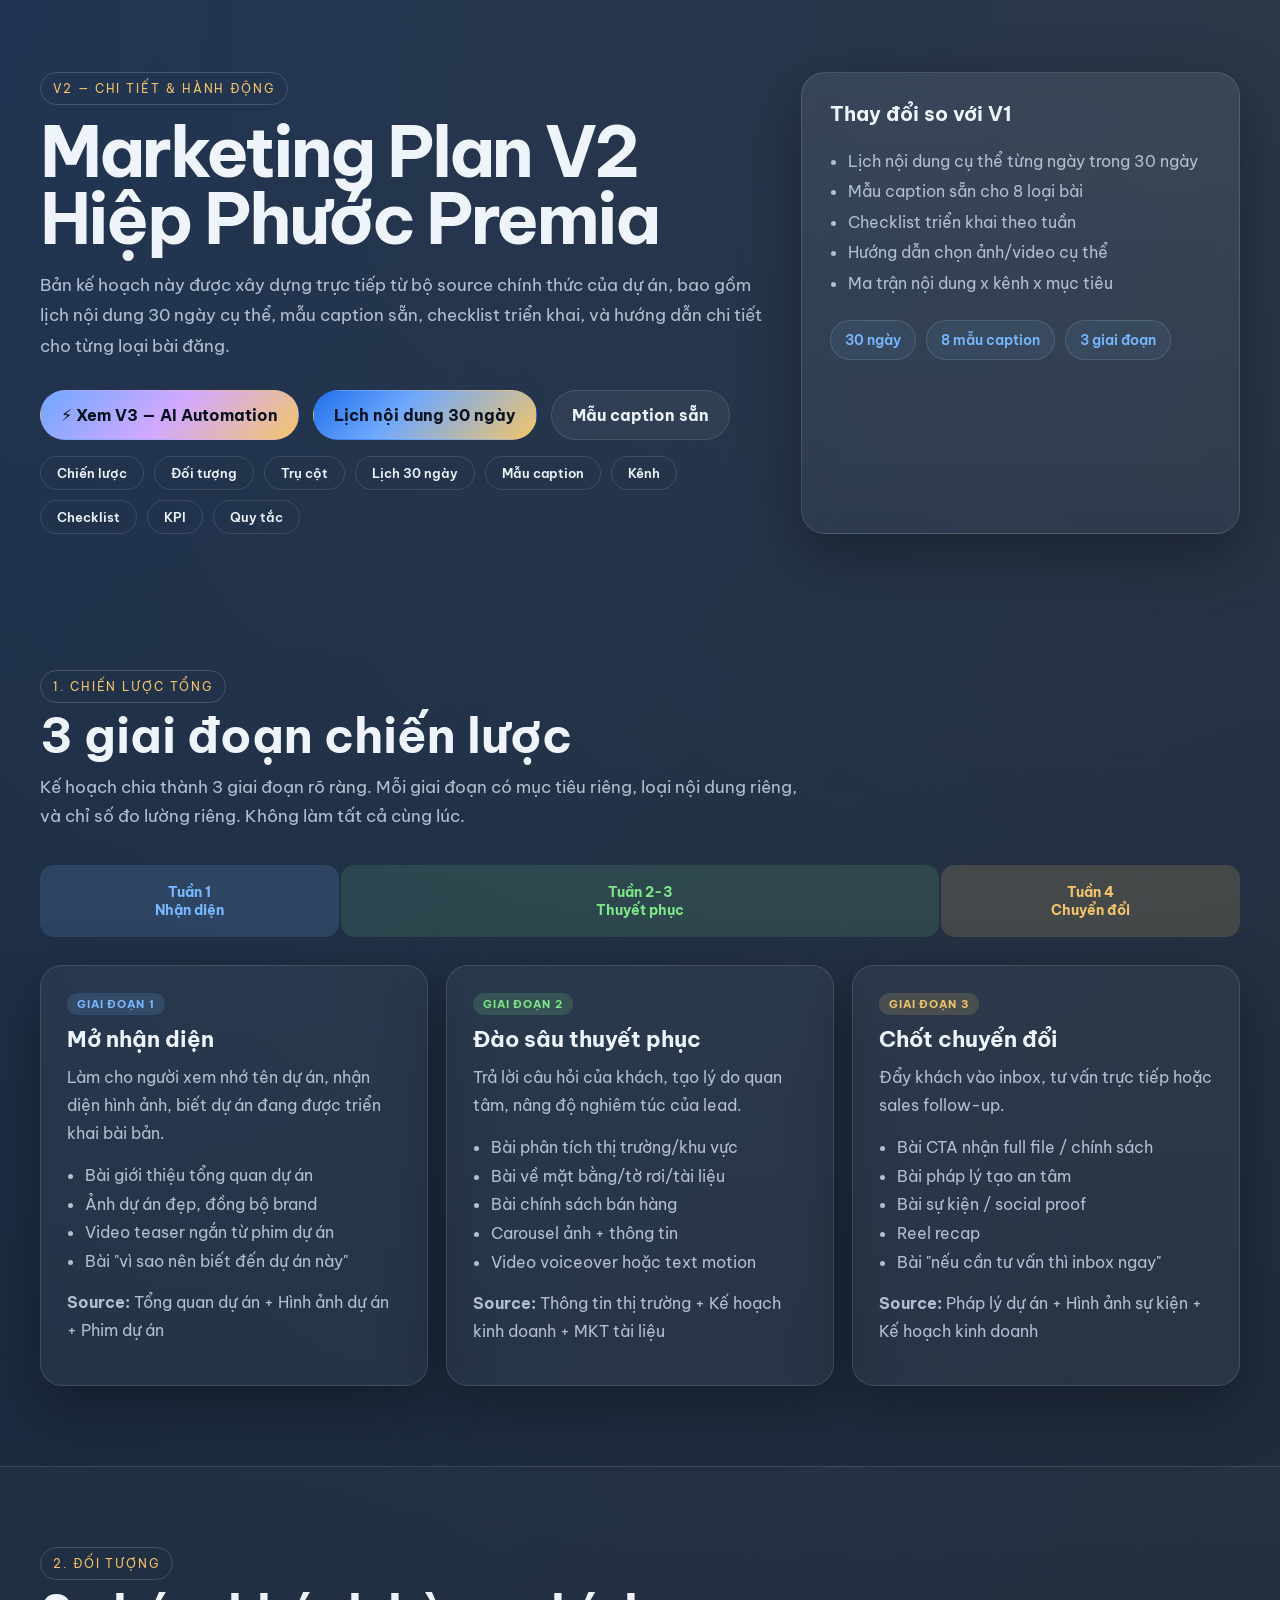
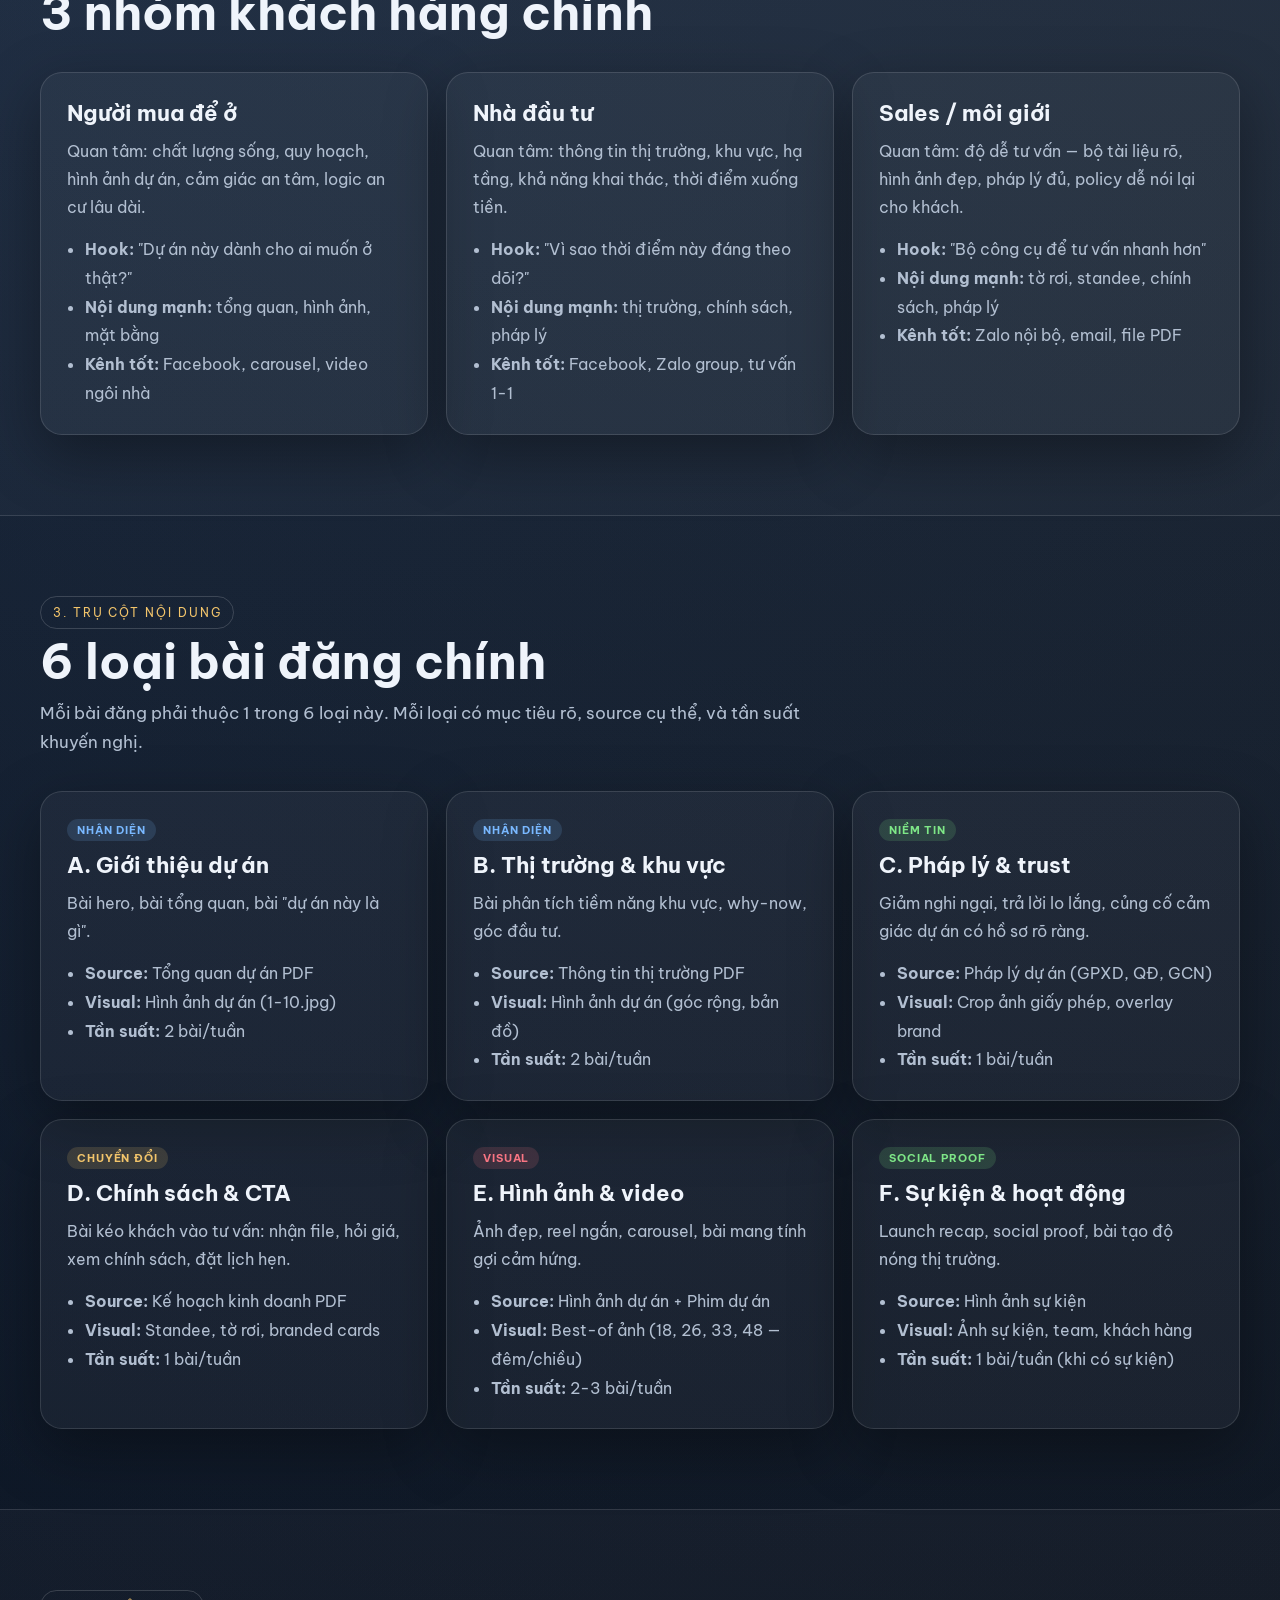
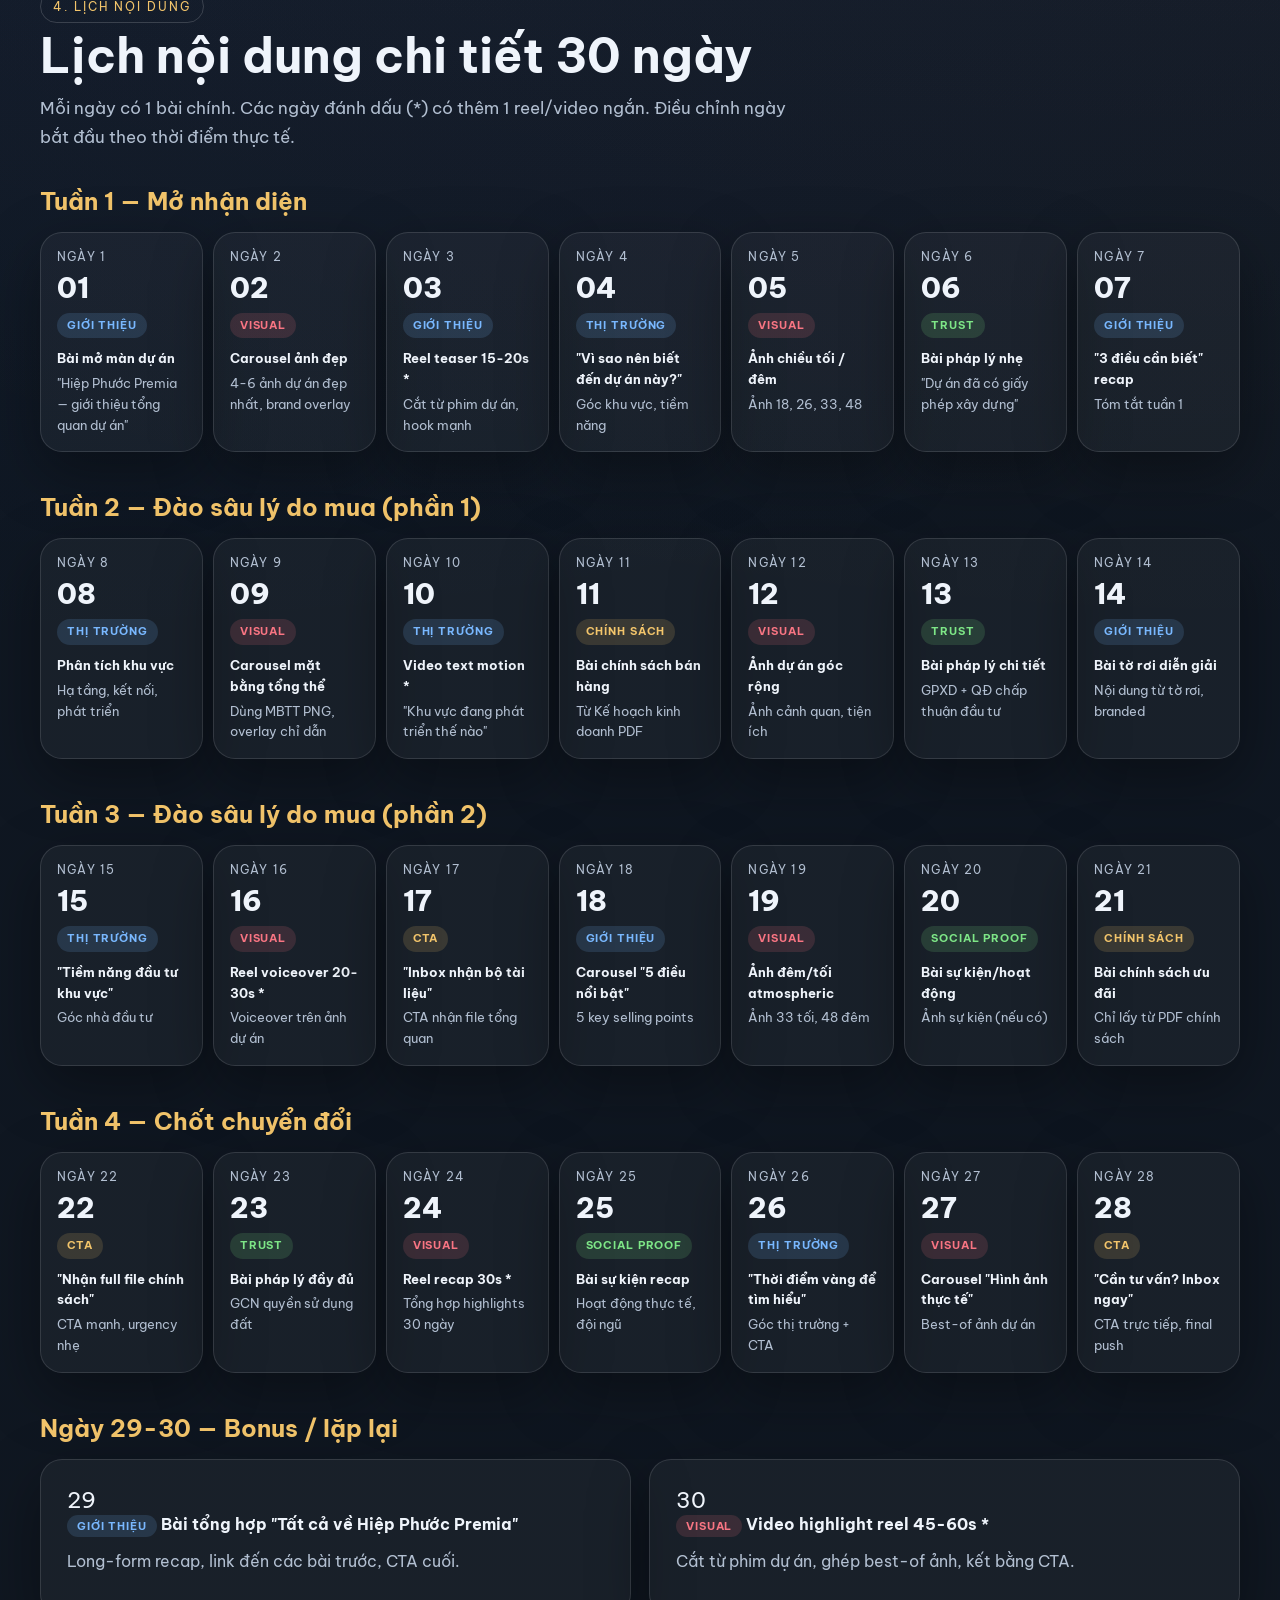
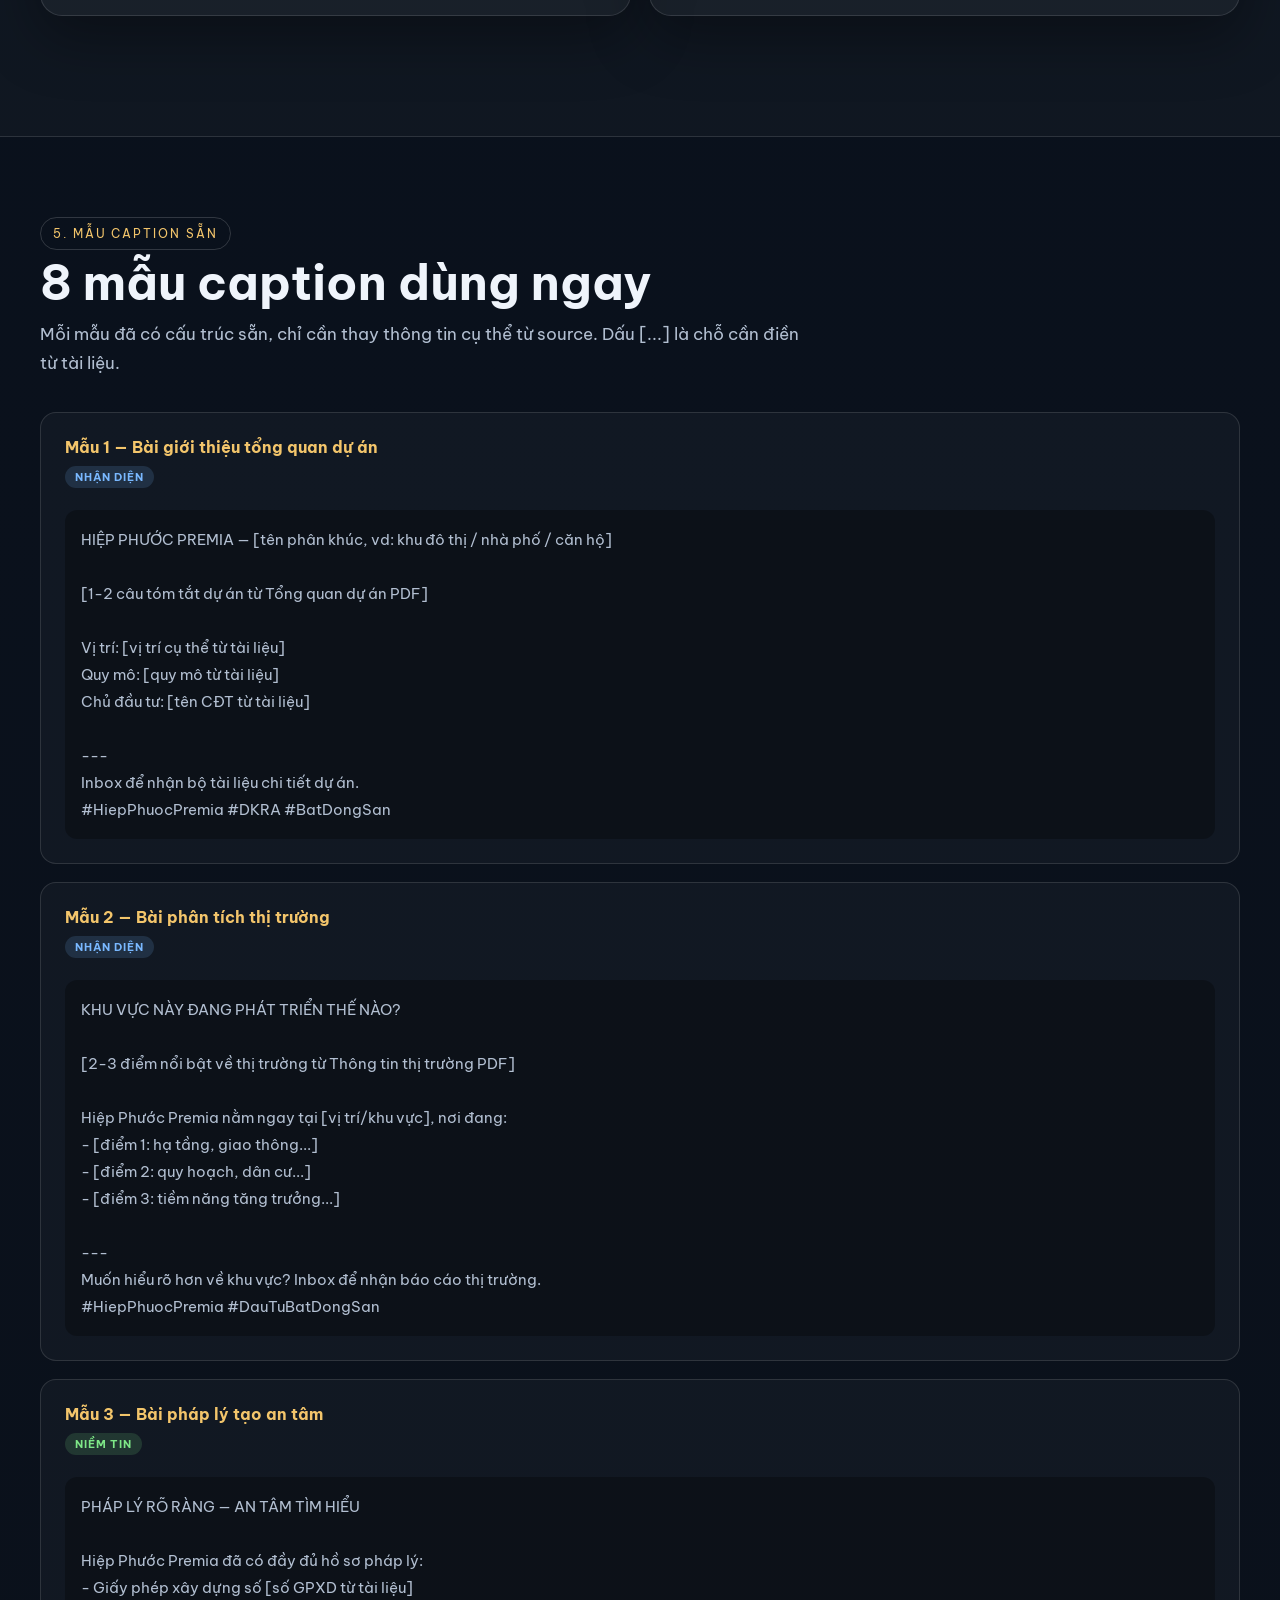
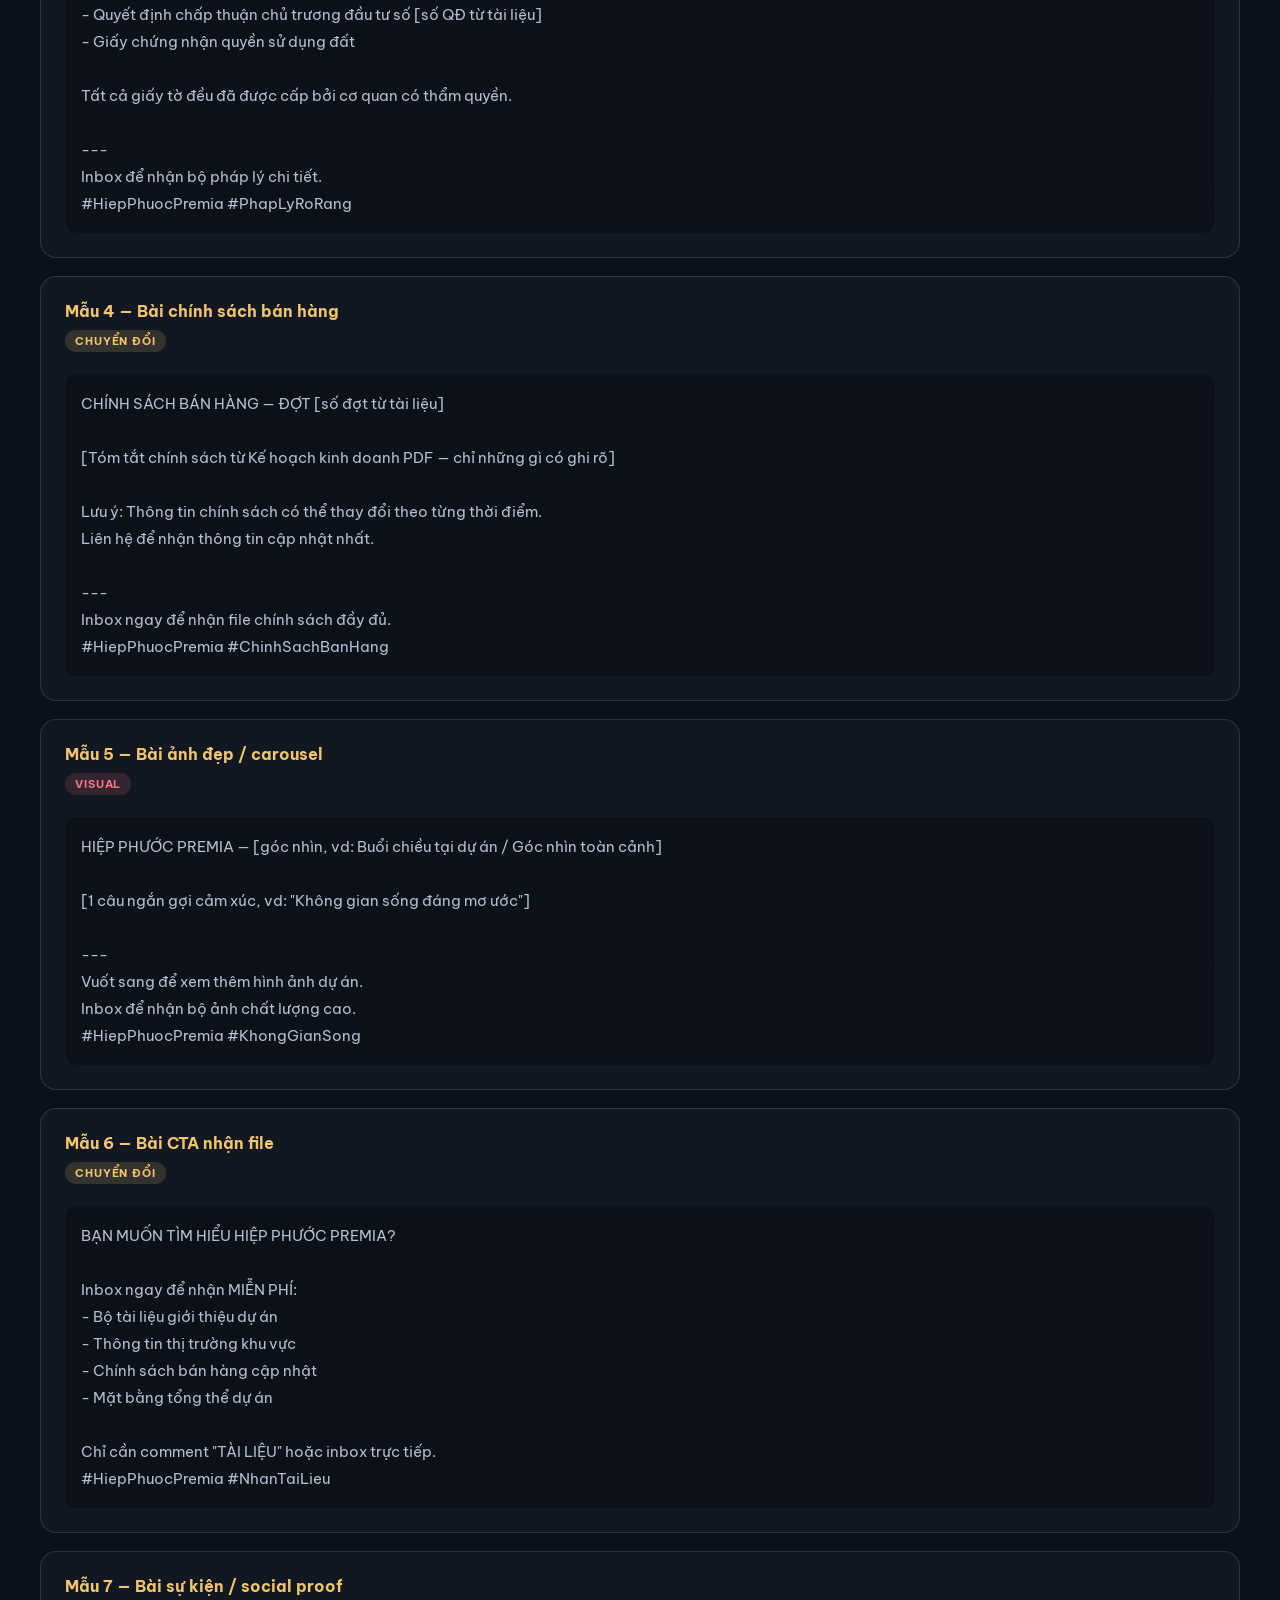
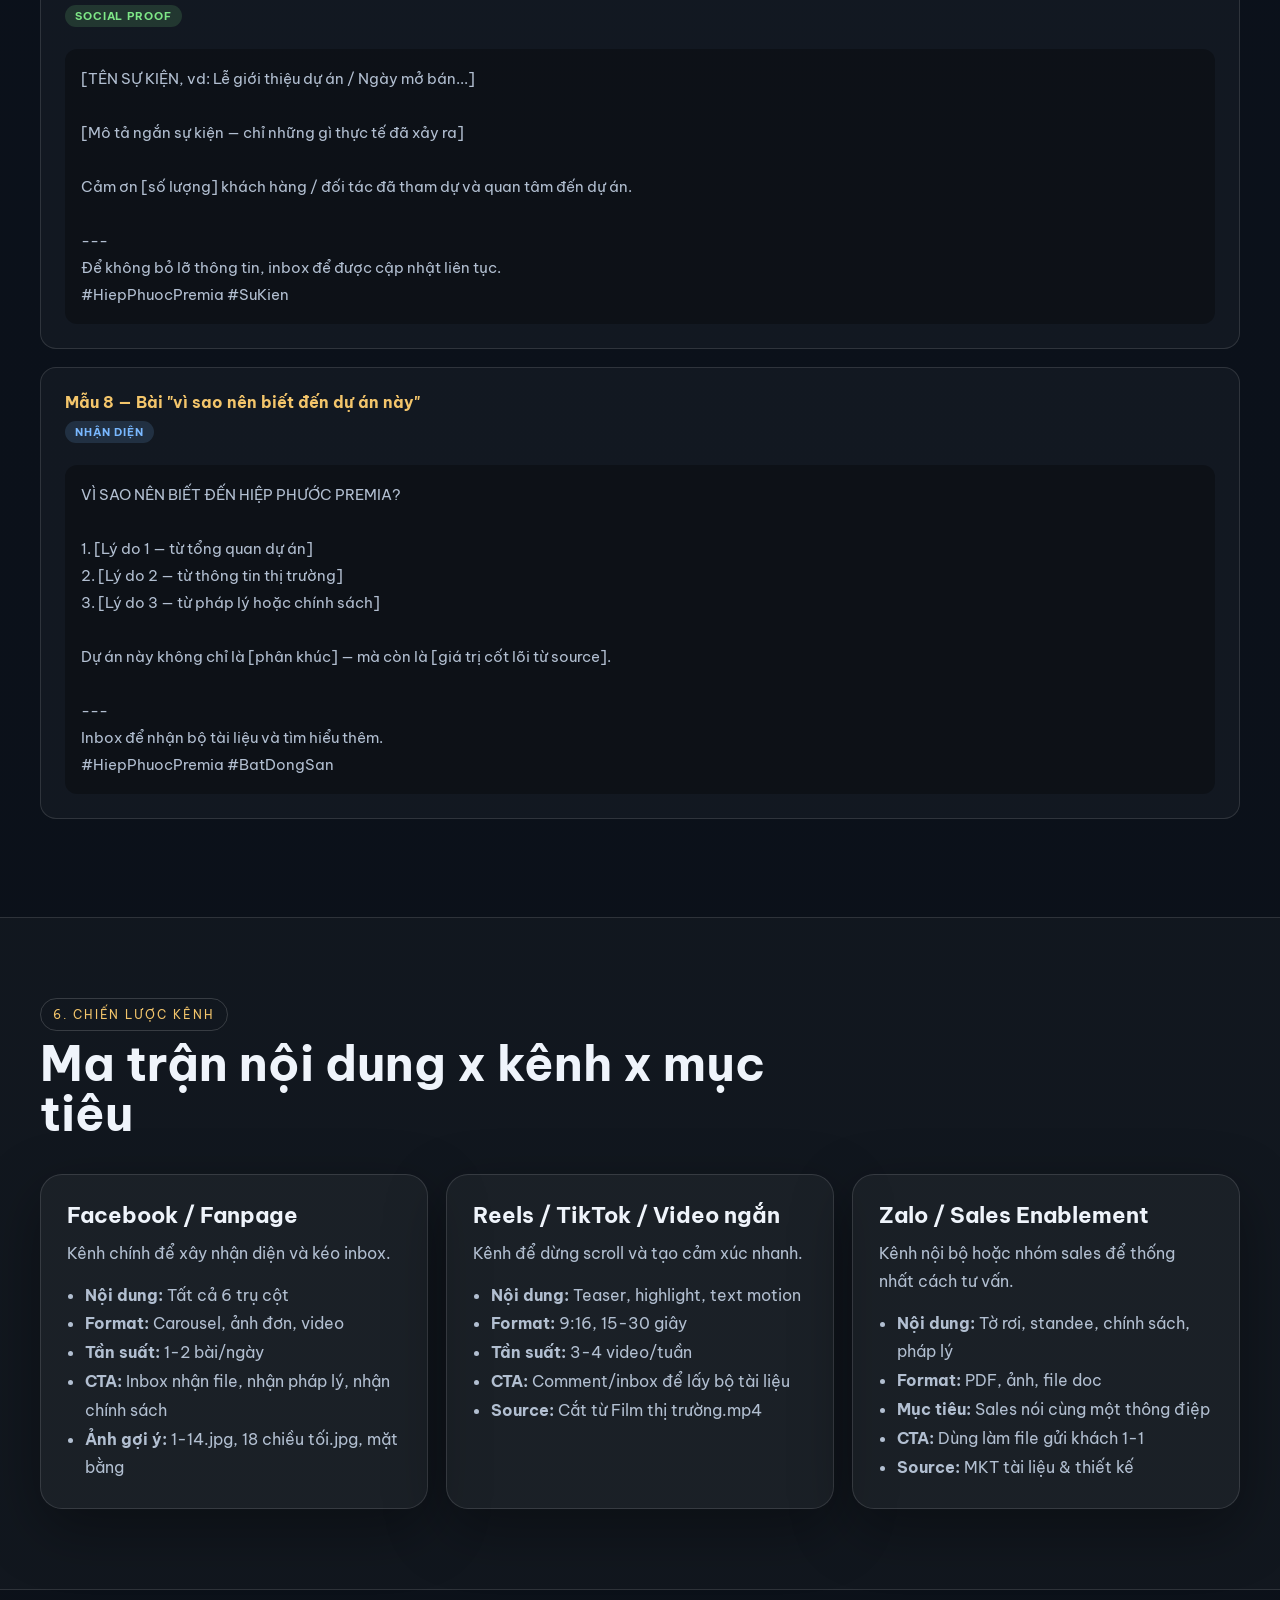
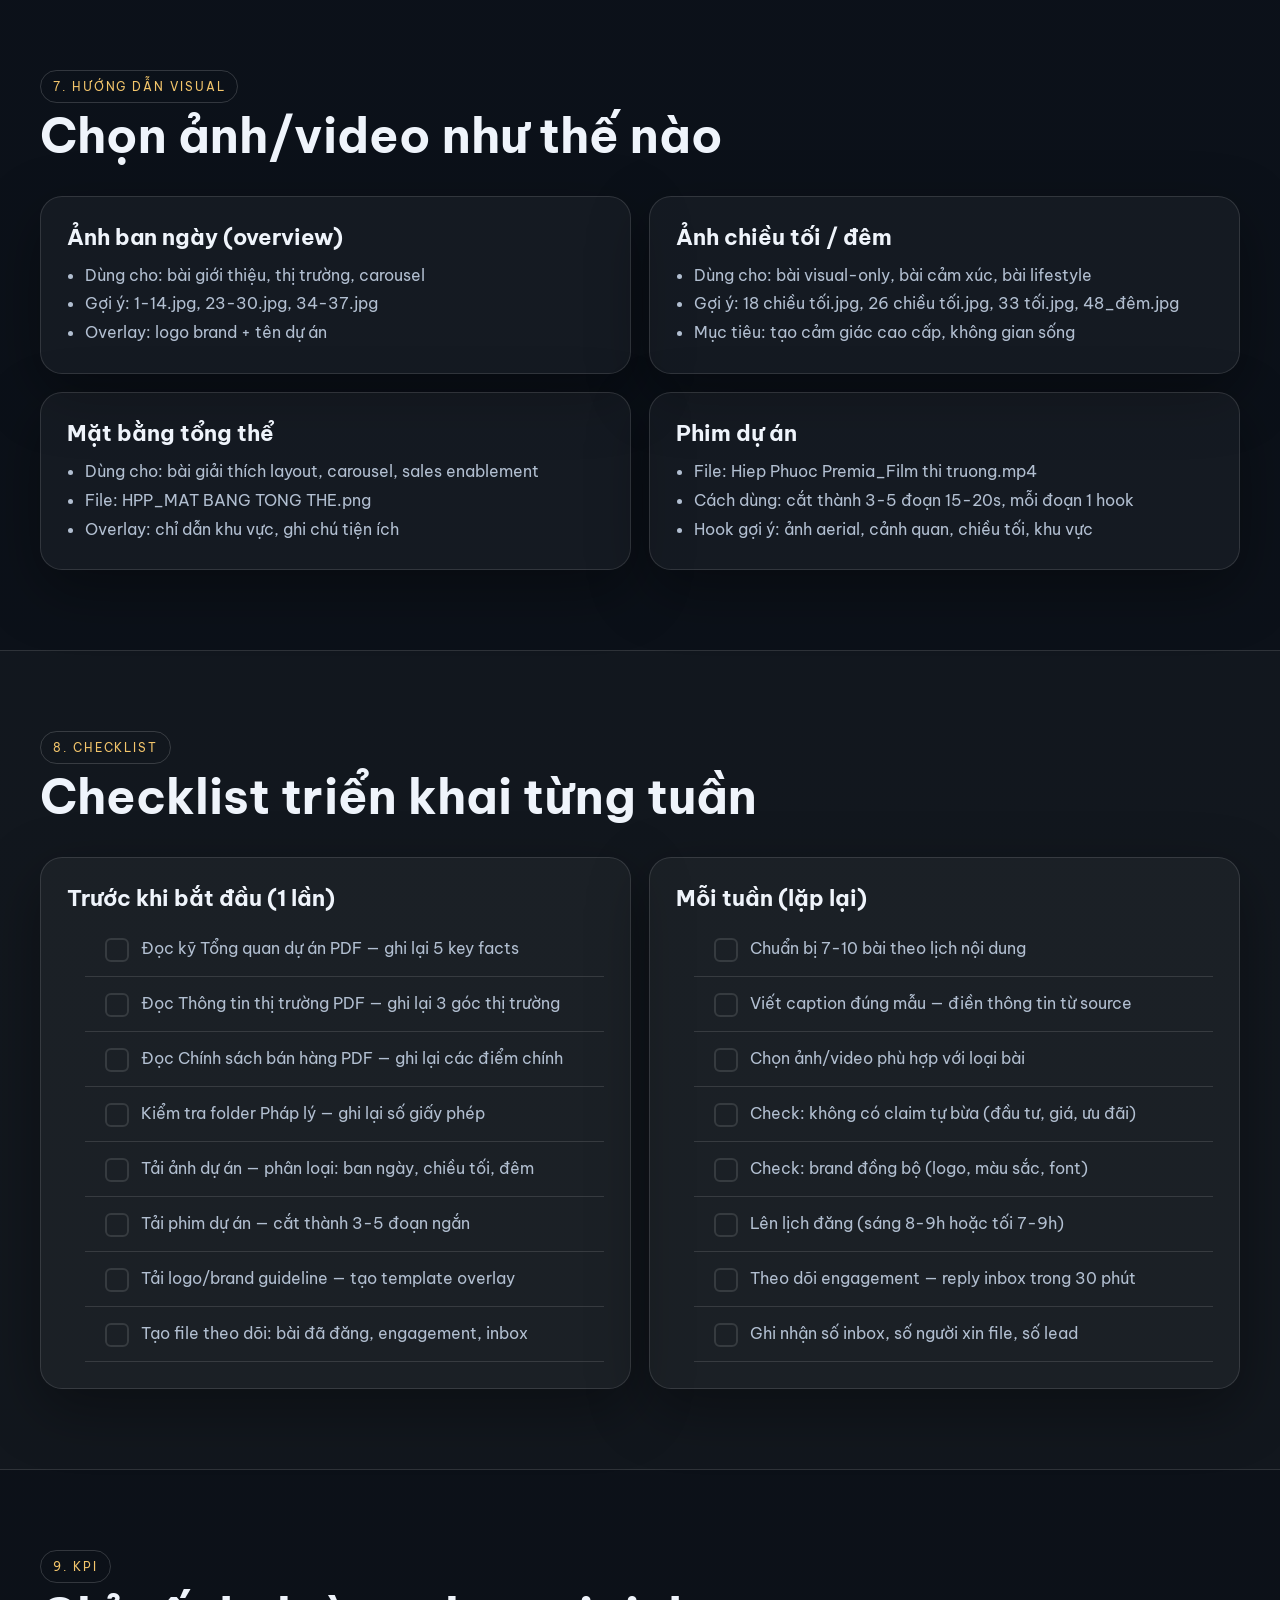
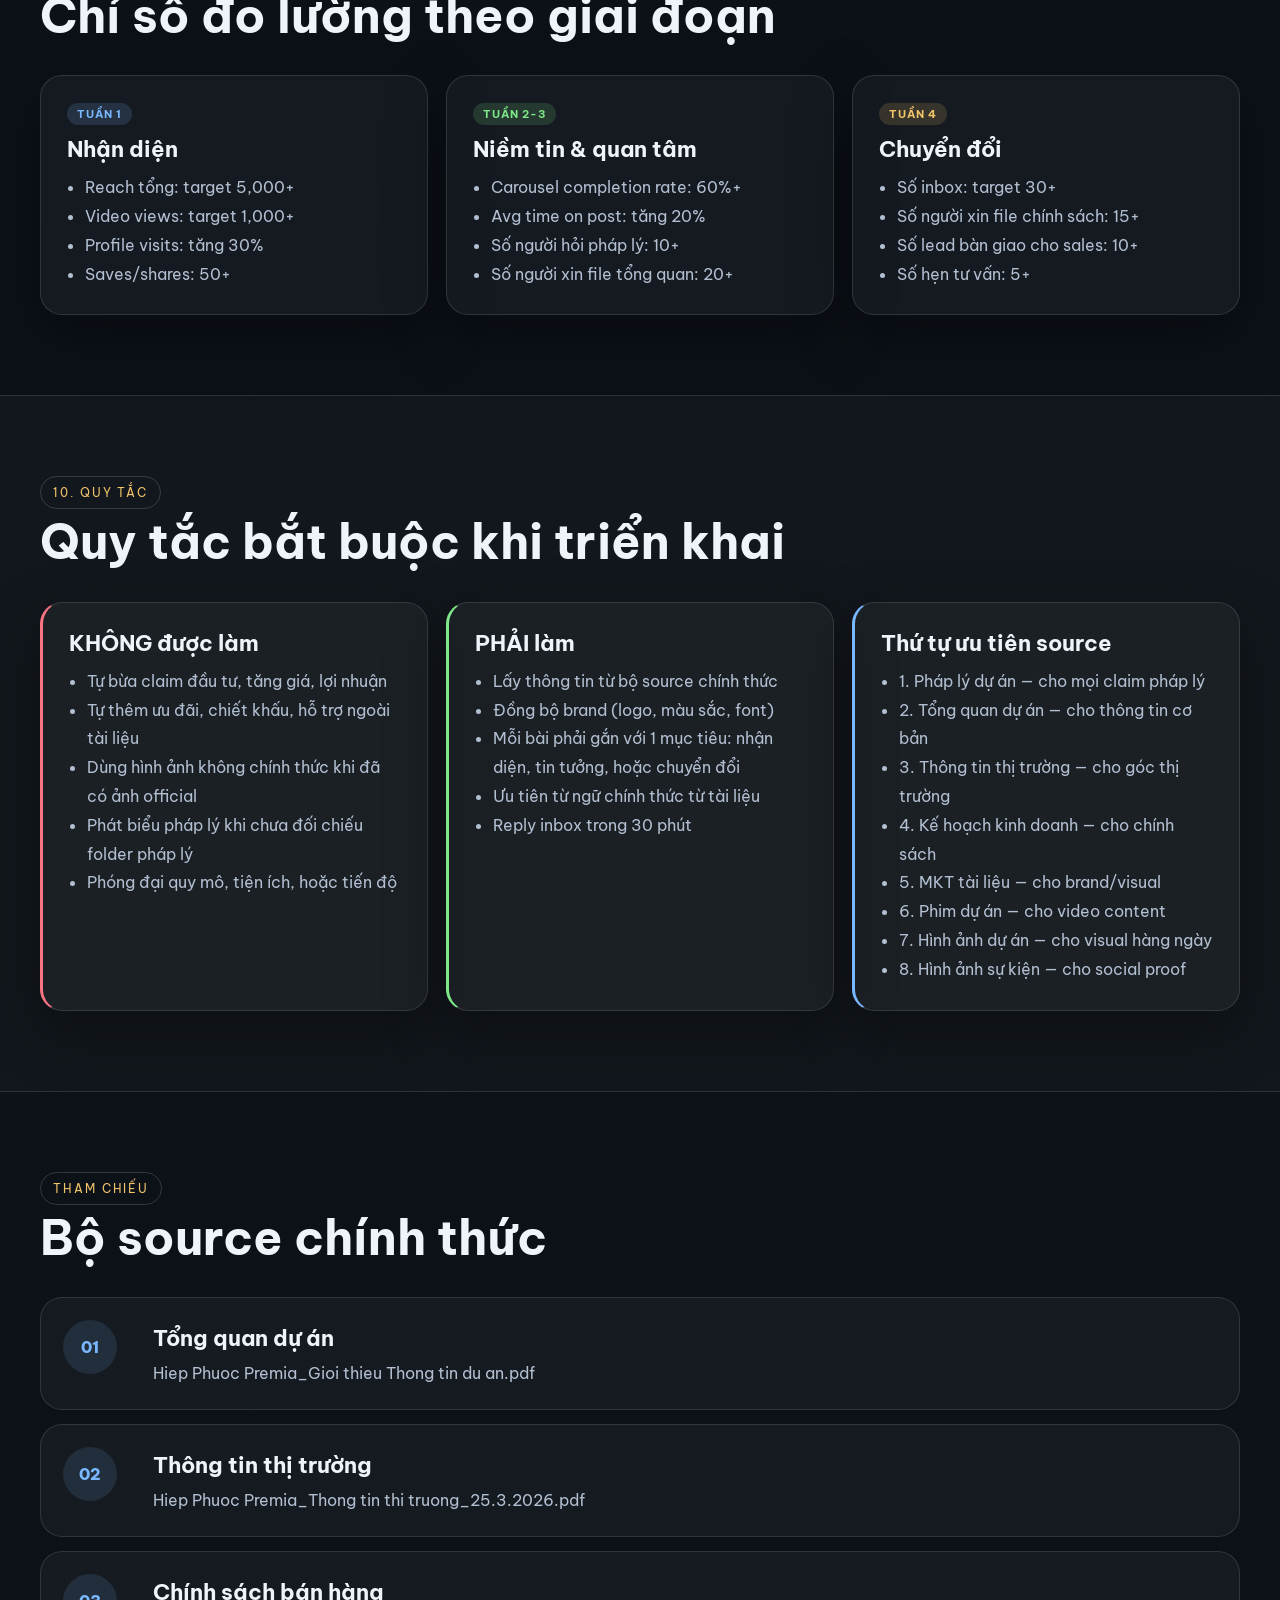
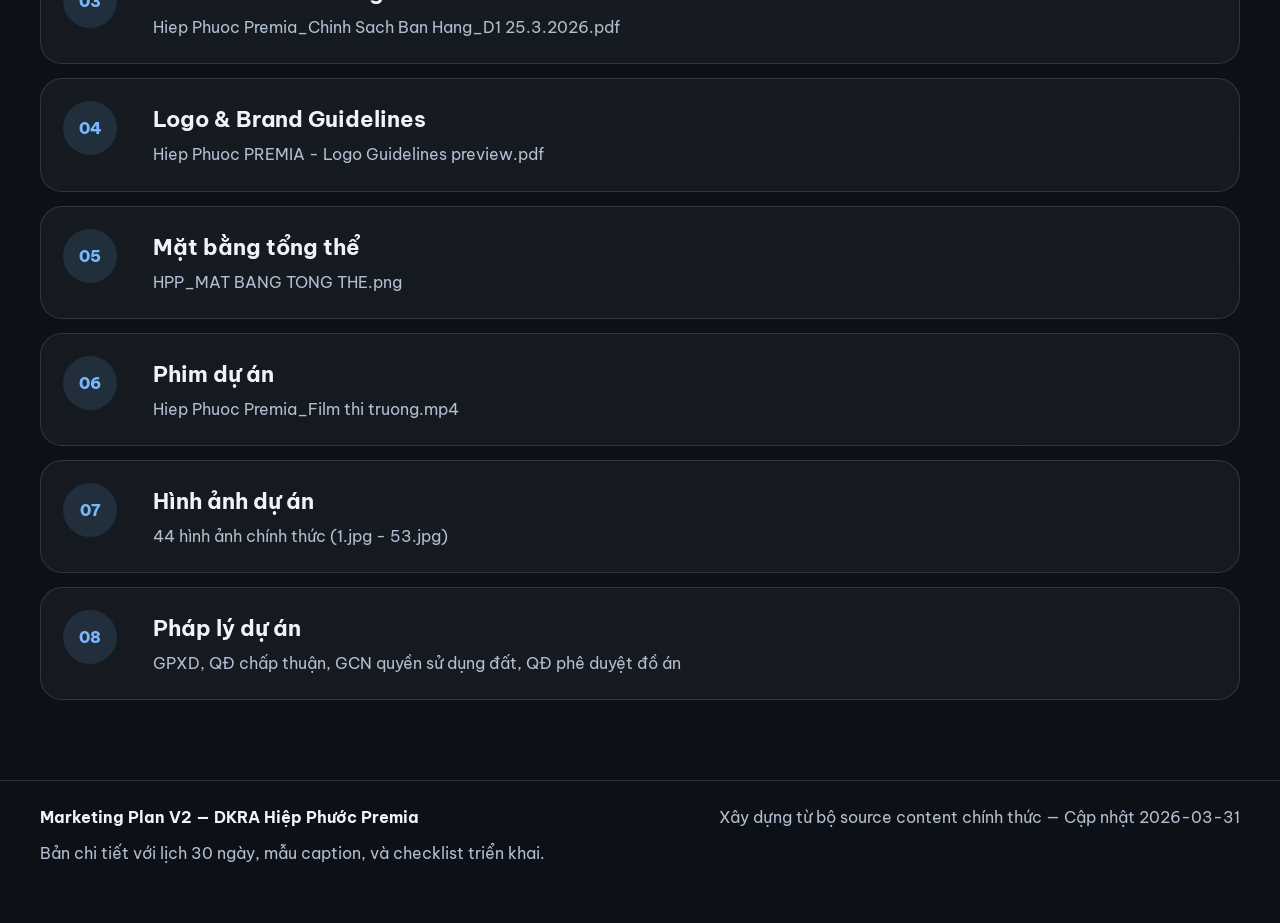
<file: index.html>
<!doctype html>
<html lang="vi">
<head>
  <meta charset="utf-8" />
  <meta name="viewport" content="width=device-width, initial-scale=1" />
  <title>Marketing Plan V2 — DKRA Hiệp Phước Premia</title>
  <meta name="description" content="Kế hoạch marketing chi tiết V2 cho DKRA Hiệp Phước Premia — lịch nội dung 30 ngày, mẫu caption, checklist triển khai." />
  <link rel="preconnect" href="https://fonts.googleapis.com">
  <link rel="preconnect" href="https://fonts.gstatic.com" crossorigin>
  <link href="https://fonts.googleapis.com/css2?family=Be+Vietnam+Pro:wght@400;500;600;700;800&display=swap" rel="stylesheet">
  <style>
:root {
  --bg: #0d1117;
  --panel: rgba(255,255,255,0.06);
  --panel-strong: rgba(255,255,255,0.1);
  --text: #eff4fb;
  --muted: #b2bfd1;
  --line: rgba(255,255,255,0.12);
  --gold: #f3c56b;
  --blue: #79b8ff;
  --green: #7ee787;
  --red: #f97583;
  --accent: linear-gradient(135deg, #1f6feb 0%, #6ea8fe 38%, #f3c56b 100%);
  --radius: 24px;
  --shadow: 0 20px 60px rgba(0,0,0,0.35);
}
* { box-sizing: border-box; }
html { scroll-behavior: smooth; }
body {
  margin: 0;
  font-family: "Be Vietnam Pro", system-ui, sans-serif;
  background:
    radial-gradient(circle at top left, rgba(31,111,235,0.22), transparent 28%),
    radial-gradient(circle at top right, rgba(243,197,107,0.16), transparent 28%),
    linear-gradient(180deg, #08111f 0%, #0d1117 100%);
  color: var(--text);
}
a { color: inherit; text-decoration: none; }
.container { width: min(1200px, calc(100% - 32px)); margin: 0 auto; }
.section { padding: 80px 0; }
.section.alt { background: rgba(255,255,255,0.025); border-top: 1px solid var(--line); border-bottom: 1px solid var(--line); }
.section-head { max-width: 760px; margin-bottom: 34px; }
.section-head h2 { margin: 8px 0 12px; font-size: clamp(28px, 4vw, 48px); line-height: 1.05; }
.section-head p { margin: 0; color: var(--muted); font-size: 17px; line-height: 1.7; }
.eyebrow, .kicker {
  display: inline-block; padding: 8px 12px;
  border: 1px solid rgba(255,255,255,0.16); border-radius: 999px;
  color: var(--gold); font-size: 12px; letter-spacing: .16em; text-transform: uppercase;
}
.hero { padding: 72px 0 56px; }
.hero-grid { display: grid; grid-template-columns: 1.25fr .75fr; gap: 28px; align-items: stretch; }
.hero-copy h1 { margin: 14px 0 16px; font-size: clamp(36px, 5.5vw, 72px); line-height: 0.95; letter-spacing: -0.04em; }
.lede { color: var(--muted); font-size: 17px; line-height: 1.8; max-width: 760px; }
.hero-actions { display: flex; gap: 14px; margin-top: 28px; flex-wrap: wrap; }
.btn {
  display: inline-flex; align-items: center; justify-content: center;
  min-height: 50px; padding: 0 20px; border-radius: 999px; font-weight: 700;
  border: 1px solid transparent; transition: .2s ease; cursor: pointer;
}
.btn:hover { transform: translateY(-1px); }
.btn-primary { background: var(--accent); color: #08111f; }
.btn-secondary { border-color: var(--line); background: rgba(255,255,255,0.05); }
.glass {
  background: linear-gradient(180deg, rgba(255,255,255,0.08), rgba(255,255,255,0.04));
  border: 1px solid var(--line); backdrop-filter: blur(16px);
  border-radius: var(--radius); box-shadow: var(--shadow);
}
.hero-card { padding: 28px; }
.hero-card h3 { margin-top: 0; font-size: 20px; }
.hero-card ul { margin: 0; padding-left: 18px; color: var(--muted); line-height: 1.9; }
.pill-row { display: flex; gap: 10px; flex-wrap: wrap; margin-top: 22px; }
.pill-row span {
  border: 1px solid var(--line); color: var(--blue); padding: 10px 14px; border-radius: 999px;
  background: rgba(121,184,255,0.08); font-size: 14px; font-weight: 600;
}
.card-grid { display: grid; gap: 18px; }
.card-grid.two { grid-template-columns: repeat(2, 1fr); }
.card-grid.three { grid-template-columns: repeat(3, 1fr); }
.card-grid.four { grid-template-columns: repeat(4, 1fr); }
.info-card, .day-card {
  background: rgba(255,255,255,0.04); border: 1px solid var(--line);
  border-radius: 22px; box-shadow: var(--shadow); padding: 26px;
}
.info-card h3 { margin: 0 0 10px; font-size: 22px; }
.info-card p { color: var(--muted); line-height: 1.75; margin: 0 0 14px; }
.info-card ul { margin: 0; padding-left: 18px; color: var(--muted); line-height: 1.8; }
.tag { display: inline-block; font-size: 11px; font-weight: 700; padding: 4px 10px; border-radius: 999px; text-transform: uppercase; letter-spacing: .08em; margin-bottom: 10px; }
.tag-awareness { background: rgba(121,184,255,0.15); color: var(--blue); }
.tag-trust { background: rgba(126,231,135,0.15); color: var(--green); }
.tag-convert { background: rgba(243,197,107,0.15); color: var(--gold); }
.tag-visual { background: rgba(249,117,131,0.15); color: var(--red); }

/* Calendar */
.week-block { margin-bottom: 40px; }
.week-block h3 { font-size: 24px; margin-bottom: 16px; color: var(--gold); }
.day-grid { display: grid; grid-template-columns: repeat(7, 1fr); gap: 10px; }
.day-card { padding: 16px; min-height: 160px; }
.day-card .day-label { font-size: 12px; color: var(--muted); text-transform: uppercase; letter-spacing: .1em; margin-bottom: 6px; }
.day-card .day-num { font-size: 28px; font-weight: 800; margin-bottom: 8px; }
.day-card .day-content { font-size: 13px; color: var(--muted); line-height: 1.6; }
.day-card .day-content strong { color: var(--text); display: block; margin-bottom: 4px; }

/* Caption template */
.caption-block {
  background: rgba(255,255,255,0.03); border: 1px solid var(--line);
  border-radius: 16px; padding: 24px; margin-bottom: 18px;
}
.caption-block h4 { margin: 0 0 8px; color: var(--gold); font-size: 16px; }
.caption-block .caption-text {
  font-size: 15px; line-height: 1.8; color: var(--muted);
  white-space: pre-line; padding: 16px; background: rgba(0,0,0,0.3);
  border-radius: 12px; margin-top: 12px;
}

/* Checklist */
.checklist { list-style: none; padding: 0; margin: 0; }
.checklist li {
  padding: 14px 20px; border-bottom: 1px solid var(--line);
  display: flex; align-items: flex-start; gap: 12px; line-height: 1.6;
}
.checklist li::before {
  content: ""; width: 20px; height: 20px; border: 2px solid var(--line);
  border-radius: 6px; flex-shrink: 0; margin-top: 2px;
}

/* Phase bar */
.phase-bar { display: grid; grid-template-columns: 1fr 2fr 1fr; gap: 2px; margin-bottom: 28px; }
.phase-seg {
  padding: 18px 20px; text-align: center; font-weight: 700; font-size: 14px;
  border-radius: 14px;
}
.phase-seg.p1 { background: rgba(121,184,255,0.15); color: var(--blue); }
.phase-seg.p2 { background: rgba(126,231,135,0.12); color: var(--green); }
.phase-seg.p3 { background: rgba(243,197,107,0.15); color: var(--gold); }

/* Timeline */
.timeline { display: grid; gap: 14px; }
.timeline-item {
  display: grid; grid-template-columns: 72px 1fr; gap: 18px; align-items: start;
  padding: 22px; border: 1px solid var(--line); border-radius: 22px; background: rgba(255,255,255,0.04);
}
.timeline-item span {
  width: 54px; height: 54px; display: grid; place-items: center; border-radius: 50%;
  background: rgba(121,184,255,0.12); color: var(--blue); font-weight: 800;
}
.timeline-item h3 { margin: 4px 0 8px; font-size: 22px; }
.timeline-item p { margin: 0; color: var(--muted); line-height: 1.7; }

.footer { border-top: 1px solid var(--line); padding: 26px 0 44px; }
.footer-wrap { display: flex; justify-content: space-between; gap: 20px; color: var(--muted); }
.footer strong { display: block; color: var(--text); margin-bottom: 8px; }

.toc { display: flex; flex-wrap: wrap; gap: 10px; margin-top: 16px; }
.toc a {
  padding: 8px 16px; border: 1px solid var(--line); border-radius: 999px;
  font-size: 13px; font-weight: 600; transition: .2s;
}
.toc a:hover { background: rgba(255,255,255,0.08); }

@media (max-width: 980px) {
  .hero-grid, .card-grid.two, .card-grid.three, .card-grid.four, .day-grid, .phase-bar {
    grid-template-columns: 1fr;
  }
  .hero { padding-top: 48px; }
  .footer-wrap { flex-direction: column; }
}
  </style>
</head>
<body>
  <div class="page-shell">
    <header class="hero">
      <div class="container hero-grid">
        <div class="hero-copy">
          <span class="kicker">V2 — Chi Tiết & Hành Động</span>
          <h1>Marketing Plan V2<br/>Hiệp Phước Premia</h1>
          <p class="lede">
            Bản kế hoạch này được xây dựng trực tiếp từ bộ source chính thức của dự án,
            bao gồm lịch nội dung 30 ngày cụ thể, mẫu caption sẵn, checklist triển khai,
            và hướng dẫn chi tiết cho từng loại bài đăng.
          </p>
          <div class="hero-actions">
            <a class="btn btn-primary" href="v3.html" style="background:linear-gradient(135deg,#6ea8fe,#d2a8ff,#f3c56b);">⚡ Xem V3 — AI Automation</a>
            <a class="btn btn-primary" href="#calendar">Lịch nội dung 30 ngày</a>
            <a class="btn btn-secondary" href="#templates">Mẫu caption sẵn</a>
          </div>
          <div class="toc">
            <a href="#strategy">Chiến lược</a>
            <a href="#audience">Đối tượng</a>
            <a href="#pillars">Trụ cột</a>
            <a href="#calendar">Lịch 30 ngày</a>
            <a href="#templates">Mẫu caption</a>
            <a href="#channels">Kênh</a>
            <a href="#checklist">Checklist</a>
            <a href="#kpi">KPI</a>
            <a href="#rules">Quy tắc</a>
          </div>
        </div>
        <div class="hero-card glass">
          <h3>Thay đổi so với V1</h3>
          <ul>
            <li>Lịch nội dung cụ thể từng ngày trong 30 ngày</li>
            <li>Mẫu caption sẵn cho 8 loại bài</li>
            <li>Checklist triển khai theo tuần</li>
            <li>Hướng dẫn chọn ảnh/video cụ thể</li>
            <li>Ma trận nội dung x kênh x mục tiêu</li>
          </ul>
          <div class="pill-row">
            <span>30 ngày</span>
            <span>8 mẫu caption</span>
            <span>3 giai đoạn</span>
          </div>
        </div>
      </div>
    </header>

    <main>
      <!-- STRATEGY -->
      <section class="section" id="strategy">
        <div class="container">
          <div class="section-head">
            <span class="eyebrow">1. Chiến lược tổng</span>
            <h2>3 giai đoạn chiến lược</h2>
            <p>
              Kế hoạch chia thành 3 giai đoạn rõ ràng. Mỗi giai đoạn có mục tiêu riêng,
              loại nội dung riêng, và chỉ số đo lường riêng. Không làm tất cả cùng lúc.
            </p>
          </div>

          <div class="phase-bar">
            <div class="phase-seg p1">Tuần 1<br/>Nhận diện</div>
            <div class="phase-seg p2">Tuần 2-3<br/>Thuyết phục</div>
            <div class="phase-seg p3">Tuần 4<br/>Chuyển đổi</div>
          </div>

          <div class="card-grid three">
            <article class="info-card">
              <span class="tag tag-awareness">Giai đoạn 1</span>
              <h3>Mở nhận diện</h3>
              <p>Làm cho người xem nhớ tên dự án, nhận diện hình ảnh, biết dự án đang được triển khai bài bản.</p>
              <ul>
                <li>Bài giới thiệu tổng quan dự án</li>
                <li>Ảnh dự án đẹp, đồng bộ brand</li>
                <li>Video teaser ngắn từ phim dự án</li>
                <li>Bài "vì sao nên biết đến dự án này"</li>
              </ul>
              <p style="margin-top:12px"><strong>Source:</strong> Tổng quan dự án + Hình ảnh dự án + Phim dự án</p>
            </article>
            <article class="info-card">
              <span class="tag tag-trust">Giai đoạn 2</span>
              <h3>Đào sâu thuyết phục</h3>
              <p>Trả lời câu hỏi của khách, tạo lý do quan tâm, nâng độ nghiêm túc của lead.</p>
              <ul>
                <li>Bài phân tích thị trường/khu vực</li>
                <li>Bài về mặt bằng/tờ rơi/tài liệu</li>
                <li>Bài chính sách bán hàng</li>
                <li>Carousel ảnh + thông tin</li>
                <li>Video voiceover hoặc text motion</li>
              </ul>
              <p style="margin-top:12px"><strong>Source:</strong> Thông tin thị trường + Kế hoạch kinh doanh + MKT tài liệu</p>
            </article>
            <article class="info-card">
              <span class="tag tag-convert">Giai đoạn 3</span>
              <h3>Chốt chuyển đổi</h3>
              <p>Đẩy khách vào inbox, tư vấn trực tiếp hoặc sales follow-up.</p>
              <ul>
                <li>Bài CTA nhận full file / chính sách</li>
                <li>Bài pháp lý tạo an tâm</li>
                <li>Bài sự kiện / social proof</li>
                <li>Reel recap</li>
                <li>Bài "nếu cần tư vấn thì inbox ngay"</li>
              </ul>
              <p style="margin-top:12px"><strong>Source:</strong> Pháp lý dự án + Hình ảnh sự kiện + Kế hoạch kinh doanh</p>
            </article>
          </div>
        </div>
      </section>

      <!-- AUDIENCE -->
      <section class="section alt" id="audience">
        <div class="container">
          <div class="section-head">
            <span class="eyebrow">2. Đối tượng</span>
            <h2>3 nhóm khách hàng chính</h2>
          </div>
          <div class="card-grid three">
            <article class="info-card">
              <h3>Người mua để ở</h3>
              <p>Quan tâm: chất lượng sống, quy hoạch, hình ảnh dự án, cảm giác an tâm, logic an cư lâu dài.</p>
              <ul>
                <li><strong>Hook:</strong> "Dự án này dành cho ai muốn ở thật?"</li>
                <li><strong>Nội dung mạnh:</strong> tổng quan, hình ảnh, mặt bằng</li>
                <li><strong>Kênh tốt:</strong> Facebook, carousel, video ngôi nhà</li>
              </ul>
            </article>
            <article class="info-card">
              <h3>Nhà đầu tư</h3>
              <p>Quan tâm: thông tin thị trường, khu vực, hạ tầng, khả năng khai thác, thời điểm xuống tiền.</p>
              <ul>
                <li><strong>Hook:</strong> "Vì sao thời điểm này đáng theo dõi?"</li>
                <li><strong>Nội dung mạnh:</strong> thị trường, chính sách, pháp lý</li>
                <li><strong>Kênh tốt:</strong> Facebook, Zalo group, tư vấn 1-1</li>
              </ul>
            </article>
            <article class="info-card">
              <h3>Sales / môi giới</h3>
              <p>Quan tâm: độ dễ tư vấn — bộ tài liệu rõ, hình ảnh đẹp, pháp lý đủ, policy dễ nói lại cho khách.</p>
              <ul>
                <li><strong>Hook:</strong> "Bộ công cụ để tư vấn nhanh hơn"</li>
                <li><strong>Nội dung mạnh:</strong> tờ rơi, standee, chính sách, pháp lý</li>
                <li><strong>Kênh tốt:</strong> Zalo nội bộ, email, file PDF</li>
              </ul>
            </article>
          </div>
        </div>
      </section>

      <!-- CONTENT PILLARS -->
      <section class="section" id="pillars">
        <div class="container">
          <div class="section-head">
            <span class="eyebrow">3. Trụ cột nội dung</span>
            <h2>6 loại bài đăng chính</h2>
            <p>Mỗi bài đăng phải thuộc 1 trong 6 loại này. Mỗi loại có mục tiêu rõ, source cụ thể, và tần suất khuyến nghị.</p>
          </div>
          <div class="card-grid three">
            <article class="info-card">
              <span class="tag tag-awareness">Nhận diện</span>
              <h3>A. Giới thiệu dự án</h3>
              <p>Bài hero, bài tổng quan, bài "dự án này là gì".</p>
              <ul>
                <li><strong>Source:</strong> Tổng quan dự án PDF</li>
                <li><strong>Visual:</strong> Hình ảnh dự án (1-10.jpg)</li>
                <li><strong>Tần suất:</strong> 2 bài/tuần</li>
              </ul>
            </article>
            <article class="info-card">
              <span class="tag tag-awareness">Nhận diện</span>
              <h3>B. Thị trường & khu vực</h3>
              <p>Bài phân tích tiềm năng khu vực, why-now, góc đầu tư.</p>
              <ul>
                <li><strong>Source:</strong> Thông tin thị trường PDF</li>
                <li><strong>Visual:</strong> Hình ảnh dự án (góc rộng, bản đồ)</li>
                <li><strong>Tần suất:</strong> 2 bài/tuần</li>
              </ul>
            </article>
            <article class="info-card">
              <span class="tag tag-trust">Niềm tin</span>
              <h3>C. Pháp lý & trust</h3>
              <p>Giảm nghi ngại, trả lời lo lắng, củng cố cảm giác dự án có hồ sơ rõ ràng.</p>
              <ul>
                <li><strong>Source:</strong> Pháp lý dự án (GPXD, QĐ, GCN)</li>
                <li><strong>Visual:</strong> Crop ảnh giấy phép, overlay brand</li>
                <li><strong>Tần suất:</strong> 1 bài/tuần</li>
              </ul>
            </article>
            <article class="info-card">
              <span class="tag tag-convert">Chuyển đổi</span>
              <h3>D. Chính sách & CTA</h3>
              <p>Bài kéo khách vào tư vấn: nhận file, hỏi giá, xem chính sách, đặt lịch hẹn.</p>
              <ul>
                <li><strong>Source:</strong> Kế hoạch kinh doanh PDF</li>
                <li><strong>Visual:</strong> Standee, tờ rơi, branded cards</li>
                <li><strong>Tần suất:</strong> 1 bài/tuần</li>
              </ul>
            </article>
            <article class="info-card">
              <span class="tag tag-visual">Visual</span>
              <h3>E. Hình ảnh & video</h3>
              <p>Ảnh đẹp, reel ngắn, carousel, bài mang tính gợi cảm hứng.</p>
              <ul>
                <li><strong>Source:</strong> Hình ảnh dự án + Phim dự án</li>
                <li><strong>Visual:</strong> Best-of ảnh (18, 26, 33, 48 — đêm/chiều)</li>
                <li><strong>Tần suất:</strong> 2-3 bài/tuần</li>
              </ul>
            </article>
            <article class="info-card">
              <span class="tag tag-trust">Social proof</span>
              <h3>F. Sự kiện & hoạt động</h3>
              <p>Launch recap, social proof, bài tạo độ nóng thị trường.</p>
              <ul>
                <li><strong>Source:</strong> Hình ảnh sự kiện</li>
                <li><strong>Visual:</strong> Ảnh sự kiện, team, khách hàng</li>
                <li><strong>Tần suất:</strong> 1 bài/tuần (khi có sự kiện)</li>
              </ul>
            </article>
          </div>
        </div>
      </section>

      <!-- 30-DAY CALENDAR -->
      <section class="section alt" id="calendar">
        <div class="container">
          <div class="section-head">
            <span class="eyebrow">4. Lịch nội dung</span>
            <h2>Lịch nội dung chi tiết 30 ngày</h2>
            <p>Mỗi ngày có 1 bài chính. Các ngày đánh dấu (*) có thêm 1 reel/video ngắn. Điều chỉnh ngày bắt đầu theo thời điểm thực tế.</p>
          </div>

          <!-- WEEK 1 -->
          <div class="week-block">
            <h3>Tuần 1 — Mở nhận diện</h3>
            <div class="day-grid">
              <div class="day-card">
                <div class="day-label">Ngày 1</div>
                <div class="day-num">01</div>
                <div class="day-content">
                  <span class="tag tag-awareness">Giới thiệu</span>
                  <strong>Bài mở màn dự án</strong>
                  "Hiệp Phước Premia — giới thiệu tổng quan dự án"
                </div>
              </div>
              <div class="day-card">
                <div class="day-label">Ngày 2</div>
                <div class="day-num">02</div>
                <div class="day-content">
                  <span class="tag tag-visual">Visual</span>
                  <strong>Carousel ảnh đẹp</strong>
                  4-6 ảnh dự án đẹp nhất, brand overlay
                </div>
              </div>
              <div class="day-card">
                <div class="day-label">Ngày 3</div>
                <div class="day-num">03</div>
                <div class="day-content">
                  <span class="tag tag-awareness">Giới thiệu</span>
                  <strong>Reel teaser 15-20s *</strong>
                  Cắt từ phim dự án, hook mạnh
                </div>
              </div>
              <div class="day-card">
                <div class="day-label">Ngày 4</div>
                <div class="day-num">04</div>
                <div class="day-content">
                  <span class="tag tag-awareness">Thị trường</span>
                  <strong>"Vì sao nên biết đến dự án này?"</strong>
                  Góc khu vực, tiềm năng
                </div>
              </div>
              <div class="day-card">
                <div class="day-label">Ngày 5</div>
                <div class="day-num">05</div>
                <div class="day-content">
                  <span class="tag tag-visual">Visual</span>
                  <strong>Ảnh chiều tối / đêm</strong>
                  Ảnh 18, 26, 33, 48
                </div>
              </div>
              <div class="day-card">
                <div class="day-label">Ngày 6</div>
                <div class="day-num">06</div>
                <div class="day-content">
                  <span class="tag tag-trust">Trust</span>
                  <strong>Bài pháp lý nhẹ</strong>
                  "Dự án đã có giấy phép xây dựng"
                </div>
              </div>
              <div class="day-card">
                <div class="day-label">Ngày 7</div>
                <div class="day-num">07</div>
                <div class="day-content">
                  <span class="tag tag-awareness">Giới thiệu</span>
                  <strong>"3 điều cần biết" recap</strong>
                  Tóm tắt tuần 1
                </div>
              </div>
            </div>
          </div>

          <!-- WEEK 2 -->
          <div class="week-block">
            <h3>Tuần 2 — Đào sâu lý do mua (phần 1)</h3>
            <div class="day-grid">
              <div class="day-card">
                <div class="day-label">Ngày 8</div>
                <div class="day-num">08</div>
                <div class="day-content">
                  <span class="tag tag-awareness">Thị trường</span>
                  <strong>Phân tích khu vực</strong>
                  Hạ tầng, kết nối, phát triển
                </div>
              </div>
              <div class="day-card">
                <div class="day-label">Ngày 9</div>
                <div class="day-num">09</div>
                <div class="day-content">
                  <span class="tag tag-visual">Visual</span>
                  <strong>Carousel mặt bằng tổng thể</strong>
                  Dùng MBTT PNG, overlay chỉ dẫn
                </div>
              </div>
              <div class="day-card">
                <div class="day-label">Ngày 10</div>
                <div class="day-num">10</div>
                <div class="day-content">
                  <span class="tag tag-awareness">Thị trường</span>
                  <strong>Video text motion *</strong>
                  "Khu vực đang phát triển thế nào"
                </div>
              </div>
              <div class="day-card">
                <div class="day-label">Ngày 11</div>
                <div class="day-num">11</div>
                <div class="day-content">
                  <span class="tag tag-convert">Chính sách</span>
                  <strong>Bài chính sách bán hàng</strong>
                  Từ Kế hoạch kinh doanh PDF
                </div>
              </div>
              <div class="day-card">
                <div class="day-label">Ngày 12</div>
                <div class="day-num">12</div>
                <div class="day-content">
                  <span class="tag tag-visual">Visual</span>
                  <strong>Ảnh dự án góc rộng</strong>
                  Ảnh cảnh quan, tiện ích
                </div>
              </div>
              <div class="day-card">
                <div class="day-label">Ngày 13</div>
                <div class="day-num">13</div>
                <div class="day-content">
                  <span class="tag tag-trust">Trust</span>
                  <strong>Bài pháp lý chi tiết</strong>
                  GPXD + QĐ chấp thuận đầu tư
                </div>
              </div>
              <div class="day-card">
                <div class="day-label">Ngày 14</div>
                <div class="day-num">14</div>
                <div class="day-content">
                  <span class="tag tag-awareness">Giới thiệu</span>
                  <strong>Bài tờ rơi diễn giải</strong>
                  Nội dung từ tờ rơi, branded
                </div>
              </div>
            </div>
          </div>

          <!-- WEEK 3 -->
          <div class="week-block">
            <h3>Tuần 3 — Đào sâu lý do mua (phần 2)</h3>
            <div class="day-grid">
              <div class="day-card">
                <div class="day-label">Ngày 15</div>
                <div class="day-num">15</div>
                <div class="day-content">
                  <span class="tag tag-awareness">Thị trường</span>
                  <strong>"Tiềm năng đầu tư khu vực"</strong>
                  Góc nhà đầu tư
                </div>
              </div>
              <div class="day-card">
                <div class="day-label">Ngày 16</div>
                <div class="day-num">16</div>
                <div class="day-content">
                  <span class="tag tag-visual">Visual</span>
                  <strong>Reel voiceover 20-30s *</strong>
                  Voiceover trên ảnh dự án
                </div>
              </div>
              <div class="day-card">
                <div class="day-label">Ngày 17</div>
                <div class="day-num">17</div>
                <div class="day-content">
                  <span class="tag tag-convert">CTA</span>
                  <strong>"Inbox nhận bộ tài liệu"</strong>
                  CTA nhận file tổng quan
                </div>
              </div>
              <div class="day-card">
                <div class="day-label">Ngày 18</div>
                <div class="day-num">18</div>
                <div class="day-content">
                  <span class="tag tag-awareness">Giới thiệu</span>
                  <strong>Carousel "5 điều nổi bật"</strong>
                  5 key selling points
                </div>
              </div>
              <div class="day-card">
                <div class="day-label">Ngày 19</div>
                <div class="day-num">19</div>
                <div class="day-content">
                  <span class="tag tag-visual">Visual</span>
                  <strong>Ảnh đêm/tối atmospheric</strong>
                  Ảnh 33 tối, 48 đêm
                </div>
              </div>
              <div class="day-card">
                <div class="day-label">Ngày 20</div>
                <div class="day-num">20</div>
                <div class="day-content">
                  <span class="tag tag-trust">Social proof</span>
                  <strong>Bài sự kiện/hoạt động</strong>
                  Ảnh sự kiện (nếu có)
                </div>
              </div>
              <div class="day-card">
                <div class="day-label">Ngày 21</div>
                <div class="day-num">21</div>
                <div class="day-content">
                  <span class="tag tag-convert">Chính sách</span>
                  <strong>Bài chính sách ưu đãi</strong>
                  Chỉ lấy từ PDF chính sách
                </div>
              </div>
            </div>
          </div>

          <!-- WEEK 4 -->
          <div class="week-block">
            <h3>Tuần 4 — Chốt chuyển đổi</h3>
            <div class="day-grid">
              <div class="day-card">
                <div class="day-label">Ngày 22</div>
                <div class="day-num">22</div>
                <div class="day-content">
                  <span class="tag tag-convert">CTA</span>
                  <strong>"Nhận full file chính sách"</strong>
                  CTA mạnh, urgency nhẹ
                </div>
              </div>
              <div class="day-card">
                <div class="day-label">Ngày 23</div>
                <div class="day-num">23</div>
                <div class="day-content">
                  <span class="tag tag-trust">Trust</span>
                  <strong>Bài pháp lý đầy đủ</strong>
                  GCN quyền sử dụng đất
                </div>
              </div>
              <div class="day-card">
                <div class="day-label">Ngày 24</div>
                <div class="day-num">24</div>
                <div class="day-content">
                  <span class="tag tag-visual">Visual</span>
                  <strong>Reel recap 30s *</strong>
                  Tổng hợp highlights 30 ngày
                </div>
              </div>
              <div class="day-card">
                <div class="day-label">Ngày 25</div>
                <div class="day-num">25</div>
                <div class="day-content">
                  <span class="tag tag-trust">Social proof</span>
                  <strong>Bài sự kiện recap</strong>
                  Hoạt động thực tế, đội ngũ
                </div>
              </div>
              <div class="day-card">
                <div class="day-label">Ngày 26</div>
                <div class="day-num">26</div>
                <div class="day-content">
                  <span class="tag tag-awareness">Thị trường</span>
                  <strong>"Thời điểm vàng để tìm hiểu"</strong>
                  Góc thị trường + CTA
                </div>
              </div>
              <div class="day-card">
                <div class="day-label">Ngày 27</div>
                <div class="day-num">27</div>
                <div class="day-content">
                  <span class="tag tag-visual">Visual</span>
                  <strong>Carousel "Hình ảnh thực tế"</strong>
                  Best-of ảnh dự án
                </div>
              </div>
              <div class="day-card">
                <div class="day-label">Ngày 28</div>
                <div class="day-num">28</div>
                <div class="day-content">
                  <span class="tag tag-convert">CTA</span>
                  <strong>"Cần tư vấn? Inbox ngay"</strong>
                  CTA trực tiếp, final push
                </div>
              </div>
            </div>
          </div>

          <!-- DAYS 29-30 -->
          <div class="week-block">
            <h3>Ngày 29-30 — Bonus / lặp lại</h3>
            <div class="card-grid two">
              <div class="info-card">
                <div class="day-num" style="font-size:22px">29</div>
                <span class="tag tag-awareness">Giới thiệu</span>
                <strong>Bài tổng hợp "Tất cả về Hiệp Phước Premia"</strong>
                <p>Long-form recap, link đến các bài trước, CTA cuối.</p>
              </div>
              <div class="info-card">
                <div class="day-num" style="font-size:22px">30</div>
                <span class="tag tag-visual">Visual</span>
                <strong>Video highlight reel 45-60s *</strong>
                <p>Cắt từ phim dự án, ghép best-of ảnh, kết bằng CTA.</p>
              </div>
            </div>
          </div>
        </div>
      </section>

      <!-- CAPTION TEMPLATES -->
      <section class="section" id="templates">
        <div class="container">
          <div class="section-head">
            <span class="eyebrow">5. Mẫu caption sẵn</span>
            <h2>8 mẫu caption dùng ngay</h2>
            <p>Mỗi mẫu đã có cấu trúc sẵn, chỉ cần thay thông tin cụ thể từ source. Dấu [...] là chỗ cần điền từ tài liệu.</p>
          </div>

          <div class="caption-block">
            <h4>Mẫu 1 — Bài giới thiệu tổng quan dự án</h4>
            <span class="tag tag-awareness">Nhận diện</span>
            <div class="caption-text">HIỆP PHƯỚC PREMIA — [tên phân khúc, vd: khu đô thị / nhà phố / căn hộ]

[1-2 câu tóm tắt dự án từ Tổng quan dự án PDF]

Vị trí: [vị trí cụ thể từ tài liệu]
Quy mô: [quy mô từ tài liệu]
Chủ đầu tư: [tên CĐT từ tài liệu]

---
Inbox để nhận bộ tài liệu chi tiết dự án.
#HiepPhuocPremia #DKRA #BatDongSan</div>
          </div>

          <div class="caption-block">
            <h4>Mẫu 2 — Bài phân tích thị trường</h4>
            <span class="tag tag-awareness">Nhận diện</span>
            <div class="caption-text">KHU VỰC NÀY ĐANG PHÁT TRIỂN THẾ NÀO?

[2-3 điểm nổi bật về thị trường từ Thông tin thị trường PDF]

Hiệp Phước Premia nằm ngay tại [vị trí/khu vực], nơi đang:
- [điểm 1: hạ tầng, giao thông...]
- [điểm 2: quy hoạch, dân cư...]
- [điểm 3: tiềm năng tăng trưởng...]

---
Muốn hiểu rõ hơn về khu vực? Inbox để nhận báo cáo thị trường.
#HiepPhuocPremia #DauTuBatDongSan</div>
          </div>

          <div class="caption-block">
            <h4>Mẫu 3 — Bài pháp lý tạo an tâm</h4>
            <span class="tag tag-trust">Niềm tin</span>
            <div class="caption-text">PHÁP LÝ RÕ RÀNG — AN TÂM TÌM HIỂU

Hiệp Phước Premia đã có đầy đủ hồ sơ pháp lý:
- Giấy phép xây dựng số [số GPXD từ tài liệu]
- Quyết định chấp thuận chủ trương đầu tư số [số QĐ từ tài liệu]
- Giấy chứng nhận quyền sử dụng đất

Tất cả giấy tờ đều đã được cấp bởi cơ quan có thẩm quyền.

---
Inbox để nhận bộ pháp lý chi tiết.
#HiepPhuocPremia #PhapLyRoRang</div>
          </div>

          <div class="caption-block">
            <h4>Mẫu 4 — Bài chính sách bán hàng</h4>
            <span class="tag tag-convert">Chuyển đổi</span>
            <div class="caption-text">CHÍNH SÁCH BÁN HÀNG — ĐỢT [số đợt từ tài liệu]

[Tóm tắt chính sách từ Kế hoạch kinh doanh PDF — chỉ những gì có ghi rõ]

Lưu ý: Thông tin chính sách có thể thay đổi theo từng thời điểm.
Liên hệ để nhận thông tin cập nhật nhất.

---
Inbox ngay để nhận file chính sách đầy đủ.
#HiepPhuocPremia #ChinhSachBanHang</div>
          </div>

          <div class="caption-block">
            <h4>Mẫu 5 — Bài ảnh đẹp / carousel</h4>
            <span class="tag tag-visual">Visual</span>
            <div class="caption-text">HIỆP PHƯỚC PREMIA — [góc nhìn, vd: Buổi chiều tại dự án / Góc nhìn toàn cảnh]

[1 câu ngắn gợi cảm xúc, vd: "Không gian sống đáng mơ ước"]

---
Vuốt sang để xem thêm hình ảnh dự án.
Inbox để nhận bộ ảnh chất lượng cao.
#HiepPhuocPremia #KhongGianSong</div>
          </div>

          <div class="caption-block">
            <h4>Mẫu 6 — Bài CTA nhận file</h4>
            <span class="tag tag-convert">Chuyển đổi</span>
            <div class="caption-text">BẠN MUỐN TÌM HIỂU HIỆP PHƯỚC PREMIA?

Inbox ngay để nhận MIỄN PHÍ:
- Bộ tài liệu giới thiệu dự án
- Thông tin thị trường khu vực
- Chính sách bán hàng cập nhật
- Mặt bằng tổng thể dự án

Chỉ cần comment "TÀI LIỆU" hoặc inbox trực tiếp.
#HiepPhuocPremia #NhanTaiLieu</div>
          </div>

          <div class="caption-block">
            <h4>Mẫu 7 — Bài sự kiện / social proof</h4>
            <span class="tag tag-trust">Social proof</span>
            <div class="caption-text">[TÊN SỰ KIỆN, vd: Lễ giới thiệu dự án / Ngày mở bán...]

[Mô tả ngắn sự kiện — chỉ những gì thực tế đã xảy ra]

Cảm ơn [số lượng] khách hàng / đối tác đã tham dự và quan tâm đến dự án.

---
Để không bỏ lỡ thông tin, inbox để được cập nhật liên tục.
#HiepPhuocPremia #SuKien</div>
          </div>

          <div class="caption-block">
            <h4>Mẫu 8 — Bài "vì sao nên biết đến dự án này"</h4>
            <span class="tag tag-awareness">Nhận diện</span>
            <div class="caption-text">VÌ SAO NÊN BIẾT ĐẾN HIỆP PHƯỚC PREMIA?

1. [Lý do 1 — từ tổng quan dự án]
2. [Lý do 2 — từ thông tin thị trường]
3. [Lý do 3 — từ pháp lý hoặc chính sách]

Dự án này không chỉ là [phân khúc] — mà còn là [giá trị cốt lõi từ source].

---
Inbox để nhận bộ tài liệu và tìm hiểu thêm.
#HiepPhuocPremia #BatDongSan</div>
          </div>
        </div>
      </section>

      <!-- CHANNELS -->
      <section class="section alt" id="channels">
        <div class="container">
          <div class="section-head">
            <span class="eyebrow">6. Chiến lược kênh</span>
            <h2>Ma trận nội dung x kênh x mục tiêu</h2>
          </div>
          <div class="card-grid three">
            <article class="info-card">
              <h3>Facebook / Fanpage</h3>
              <p>Kênh chính để xây nhận diện và kéo inbox.</p>
              <ul>
                <li><strong>Nội dung:</strong> Tất cả 6 trụ cột</li>
                <li><strong>Format:</strong> Carousel, ảnh đơn, video</li>
                <li><strong>Tần suất:</strong> 1-2 bài/ngày</li>
                <li><strong>CTA:</strong> Inbox nhận file, nhận pháp lý, nhận chính sách</li>
                <li><strong>Ảnh gợi ý:</strong> 1-14.jpg, 18 chiều tối.jpg, mặt bằng</li>
              </ul>
            </article>
            <article class="info-card">
              <h3>Reels / TikTok / Video ngắn</h3>
              <p>Kênh để dừng scroll và tạo cảm xúc nhanh.</p>
              <ul>
                <li><strong>Nội dung:</strong> Teaser, highlight, text motion</li>
                <li><strong>Format:</strong> 9:16, 15-30 giây</li>
                <li><strong>Tần suất:</strong> 3-4 video/tuần</li>
                <li><strong>CTA:</strong> Comment/inbox để lấy bộ tài liệu</li>
                <li><strong>Source:</strong> Cắt từ Film thị trường.mp4</li>
              </ul>
            </article>
            <article class="info-card">
              <h3>Zalo / Sales Enablement</h3>
              <p>Kênh nội bộ hoặc nhóm sales để thống nhất cách tư vấn.</p>
              <ul>
                <li><strong>Nội dung:</strong> Tờ rơi, standee, chính sách, pháp lý</li>
                <li><strong>Format:</strong> PDF, ảnh, file doc</li>
                <li><strong>Mục tiêu:</strong> Sales nói cùng một thông điệp</li>
                <li><strong>CTA:</strong> Dùng làm file gửi khách 1-1</li>
                <li><strong>Source:</strong> MKT tài liệu & thiết kế</li>
              </ul>
            </article>
          </div>
        </div>
      </section>

      <!-- VISUAL GUIDE -->
      <section class="section" id="visual-guide">
        <div class="container">
          <div class="section-head">
            <span class="eyebrow">7. Hướng dẫn visual</span>
            <h2>Chọn ảnh/video như thế nào</h2>
          </div>
          <div class="card-grid two">
            <article class="info-card">
              <h3>Ảnh ban ngày (overview)</h3>
              <ul>
                <li>Dùng cho: bài giới thiệu, thị trường, carousel</li>
                <li>Gợi ý: 1-14.jpg, 23-30.jpg, 34-37.jpg</li>
                <li>Overlay: logo brand + tên dự án</li>
              </ul>
            </article>
            <article class="info-card">
              <h3>Ảnh chiều tối / đêm</h3>
              <ul>
                <li>Dùng cho: bài visual-only, bài cảm xúc, bài lifestyle</li>
                <li>Gợi ý: 18 chiều tối.jpg, 26 chiều tối.jpg, 33 tối.jpg, 48_đêm.jpg</li>
                <li>Mục tiêu: tạo cảm giác cao cấp, không gian sống</li>
              </ul>
            </article>
            <article class="info-card">
              <h3>Mặt bằng tổng thể</h3>
              <ul>
                <li>Dùng cho: bài giải thích layout, carousel, sales enablement</li>
                <li>File: HPP_MAT BANG TONG THE.png</li>
                <li>Overlay: chỉ dẫn khu vực, ghi chú tiện ích</li>
              </ul>
            </article>
            <article class="info-card">
              <h3>Phim dự án</h3>
              <ul>
                <li>File: Hiep Phuoc Premia_Film thi truong.mp4</li>
                <li>Cách dùng: cắt thành 3-5 đoạn 15-20s, mỗi đoạn 1 hook</li>
                <li>Hook gợi ý: ảnh aerial, cảnh quan, chiều tối, khu vực</li>
              </ul>
            </article>
          </div>
        </div>
      </section>

      <!-- CHECKLIST -->
      <section class="section alt" id="checklist">
        <div class="container">
          <div class="section-head">
            <span class="eyebrow">8. Checklist</span>
            <h2>Checklist triển khai từng tuần</h2>
          </div>
          <div class="card-grid two">
            <article class="info-card">
              <h3>Trước khi bắt đầu (1 lần)</h3>
              <ul class="checklist">
                <li>Đọc kỹ Tổng quan dự án PDF — ghi lại 5 key facts</li>
                <li>Đọc Thông tin thị trường PDF — ghi lại 3 góc thị trường</li>
                <li>Đọc Chính sách bán hàng PDF — ghi lại các điểm chính</li>
                <li>Kiểm tra folder Pháp lý — ghi lại số giấy phép</li>
                <li>Tải ảnh dự án — phân loại: ban ngày, chiều tối, đêm</li>
                <li>Tải phim dự án — cắt thành 3-5 đoạn ngắn</li>
                <li>Tải logo/brand guideline — tạo template overlay</li>
                <li>Tạo file theo dõi: bài đã đăng, engagement, inbox</li>
              </ul>
            </article>
            <article class="info-card">
              <h3>Mỗi tuần (lặp lại)</h3>
              <ul class="checklist">
                <li>Chuẩn bị 7-10 bài theo lịch nội dung</li>
                <li>Viết caption đúng mẫu — điền thông tin từ source</li>
                <li>Chọn ảnh/video phù hợp với loại bài</li>
                <li>Check: không có claim tự bừa (đầu tư, giá, ưu đãi)</li>
                <li>Check: brand đồng bộ (logo, màu sắc, font)</li>
                <li>Lên lịch đăng (sáng 8-9h hoặc tối 7-9h)</li>
                <li>Theo dõi engagement — reply inbox trong 30 phút</li>
                <li>Ghi nhận số inbox, số người xin file, số lead</li>
              </ul>
            </article>
          </div>
        </div>
      </section>

      <!-- KPI -->
      <section class="section" id="kpi">
        <div class="container">
          <div class="section-head">
            <span class="eyebrow">9. KPI</span>
            <h2>Chỉ số đo lường theo giai đoạn</h2>
          </div>
          <div class="card-grid three">
            <article class="info-card">
              <span class="tag tag-awareness">Tuần 1</span>
              <h3>Nhận diện</h3>
              <ul>
                <li>Reach tổng: target 5,000+</li>
                <li>Video views: target 1,000+</li>
                <li>Profile visits: tăng 30%</li>
                <li>Saves/shares: 50+</li>
              </ul>
            </article>
            <article class="info-card">
              <span class="tag tag-trust">Tuần 2-3</span>
              <h3>Niềm tin & quan tâm</h3>
              <ul>
                <li>Carousel completion rate: 60%+</li>
                <li>Avg time on post: tăng 20%</li>
                <li>Số người hỏi pháp lý: 10+</li>
                <li>Số người xin file tổng quan: 20+</li>
              </ul>
            </article>
            <article class="info-card">
              <span class="tag tag-convert">Tuần 4</span>
              <h3>Chuyển đổi</h3>
              <ul>
                <li>Số inbox: target 30+</li>
                <li>Số người xin file chính sách: 15+</li>
                <li>Số lead bàn giao cho sales: 10+</li>
                <li>Số hẹn tư vấn: 5+</li>
              </ul>
            </article>
          </div>
        </div>
      </section>

      <!-- RULES -->
      <section class="section alt" id="rules">
        <div class="container">
          <div class="section-head">
            <span class="eyebrow">10. Quy tắc</span>
            <h2>Quy tắc bắt buộc khi triển khai</h2>
          </div>
          <div class="card-grid three">
            <article class="info-card" style="border-left: 3px solid var(--red)">
              <h3>KHÔNG được làm</h3>
              <ul>
                <li>Tự bừa claim đầu tư, tăng giá, lợi nhuận</li>
                <li>Tự thêm ưu đãi, chiết khấu, hỗ trợ ngoài tài liệu</li>
                <li>Dùng hình ảnh không chính thức khi đã có ảnh official</li>
                <li>Phát biểu pháp lý khi chưa đối chiếu folder pháp lý</li>
                <li>Phóng đại quy mô, tiện ích, hoặc tiến độ</li>
              </ul>
            </article>
            <article class="info-card" style="border-left: 3px solid var(--green)">
              <h3>PHẢI làm</h3>
              <ul>
                <li>Lấy thông tin từ bộ source chính thức</li>
                <li>Đồng bộ brand (logo, màu sắc, font)</li>
                <li>Mỗi bài phải gắn với 1 mục tiêu: nhận diện, tin tưởng, hoặc chuyển đổi</li>
                <li>Ưu tiên từ ngữ chính thức từ tài liệu</li>
                <li>Reply inbox trong 30 phút</li>
              </ul>
            </article>
            <article class="info-card" style="border-left: 3px solid var(--blue)">
              <h3>Thứ tự ưu tiên source</h3>
              <ul>
                <li>1. Pháp lý dự án — cho mọi claim pháp lý</li>
                <li>2. Tổng quan dự án — cho thông tin cơ bản</li>
                <li>3. Thông tin thị trường — cho góc thị trường</li>
                <li>4. Kế hoạch kinh doanh — cho chính sách</li>
                <li>5. MKT tài liệu — cho brand/visual</li>
                <li>6. Phim dự án — cho video content</li>
                <li>7. Hình ảnh dự án — cho visual hàng ngày</li>
                <li>8. Hình ảnh sự kiện — cho social proof</li>
              </ul>
            </article>
          </div>
        </div>
      </section>

      <!-- SOURCE REFERENCE -->
      <section class="section" id="source">
        <div class="container">
          <div class="section-head">
            <span class="eyebrow">Tham chiếu</span>
            <h2>Bộ source chính thức</h2>
          </div>
          <div class="timeline">
            <div class="timeline-item"><span>01</span><div><h3>Tổng quan dự án</h3><p>Hiep Phuoc Premia_Gioi thieu Thong tin du an.pdf</p></div></div>
            <div class="timeline-item"><span>02</span><div><h3>Thông tin thị trường</h3><p>Hiep Phuoc Premia_Thong tin thi truong_25.3.2026.pdf</p></div></div>
            <div class="timeline-item"><span>03</span><div><h3>Chính sách bán hàng</h3><p>Hiep Phuoc Premia_Chinh Sach Ban Hang_D1 25.3.2026.pdf</p></div></div>
            <div class="timeline-item"><span>04</span><div><h3>Logo & Brand Guidelines</h3><p>Hiep Phuoc PREMIA - Logo Guidelines preview.pdf</p></div></div>
            <div class="timeline-item"><span>05</span><div><h3>Mặt bằng tổng thể</h3><p>HPP_MAT BANG TONG THE.png</p></div></div>
            <div class="timeline-item"><span>06</span><div><h3>Phim dự án</h3><p>Hiep Phuoc Premia_Film thi truong.mp4</p></div></div>
            <div class="timeline-item"><span>07</span><div><h3>Hình ảnh dự án</h3><p>44 hình ảnh chính thức (1.jpg - 53.jpg)</p></div></div>
            <div class="timeline-item"><span>08</span><div><h3>Pháp lý dự án</h3><p>GPXD, QĐ chấp thuận, GCN quyền sử dụng đất, QĐ phê duyệt đồ án</p></div></div>
          </div>
        </div>
      </section>
    </main>

    <footer class="footer">
      <div class="container footer-wrap">
        <div>
          <strong>Marketing Plan V2 — DKRA Hiệp Phước Premia</strong>
          <p>Bản chi tiết với lịch 30 ngày, mẫu caption, và checklist triển khai.</p>
        </div>
        <div class="footer-note">Xây dựng từ bộ source content chính thức — Cập nhật 2026-03-31</div>
      </div>
    </footer>
  </div>
</body>
</html>
</file>
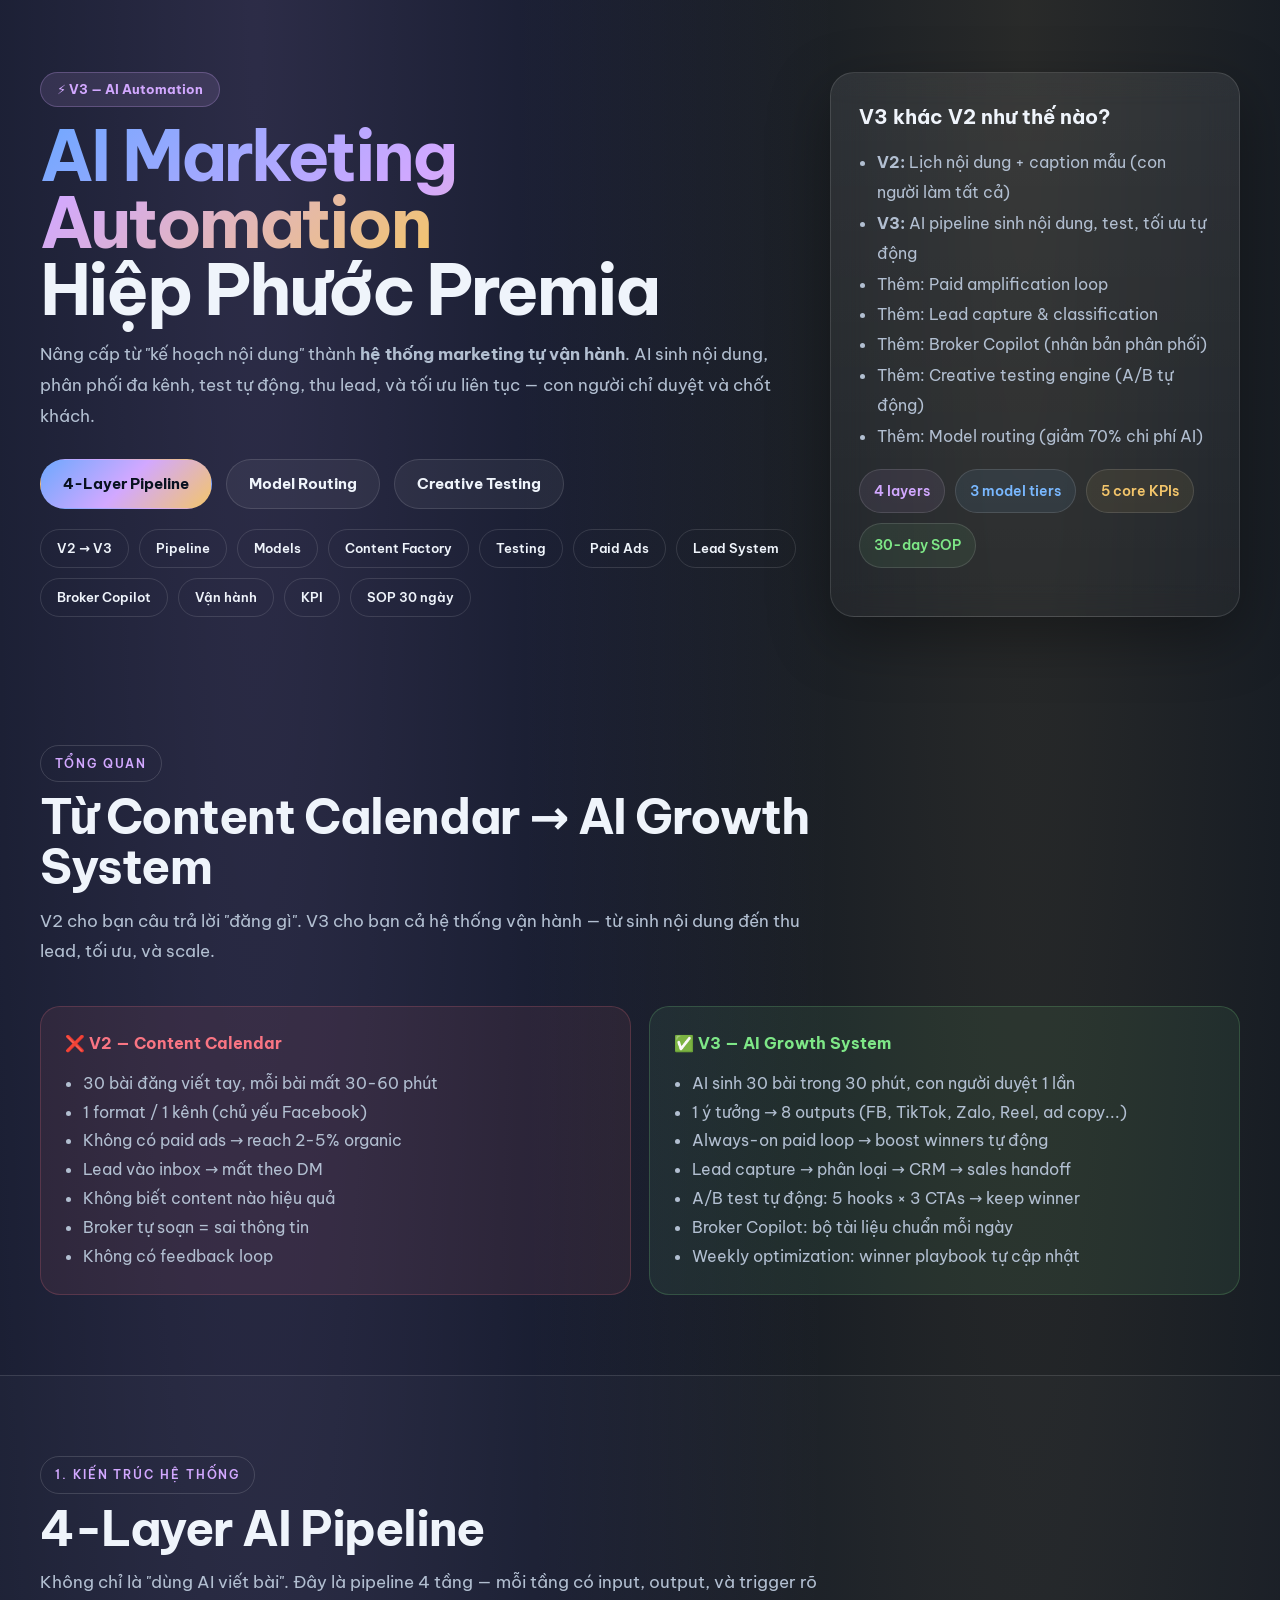
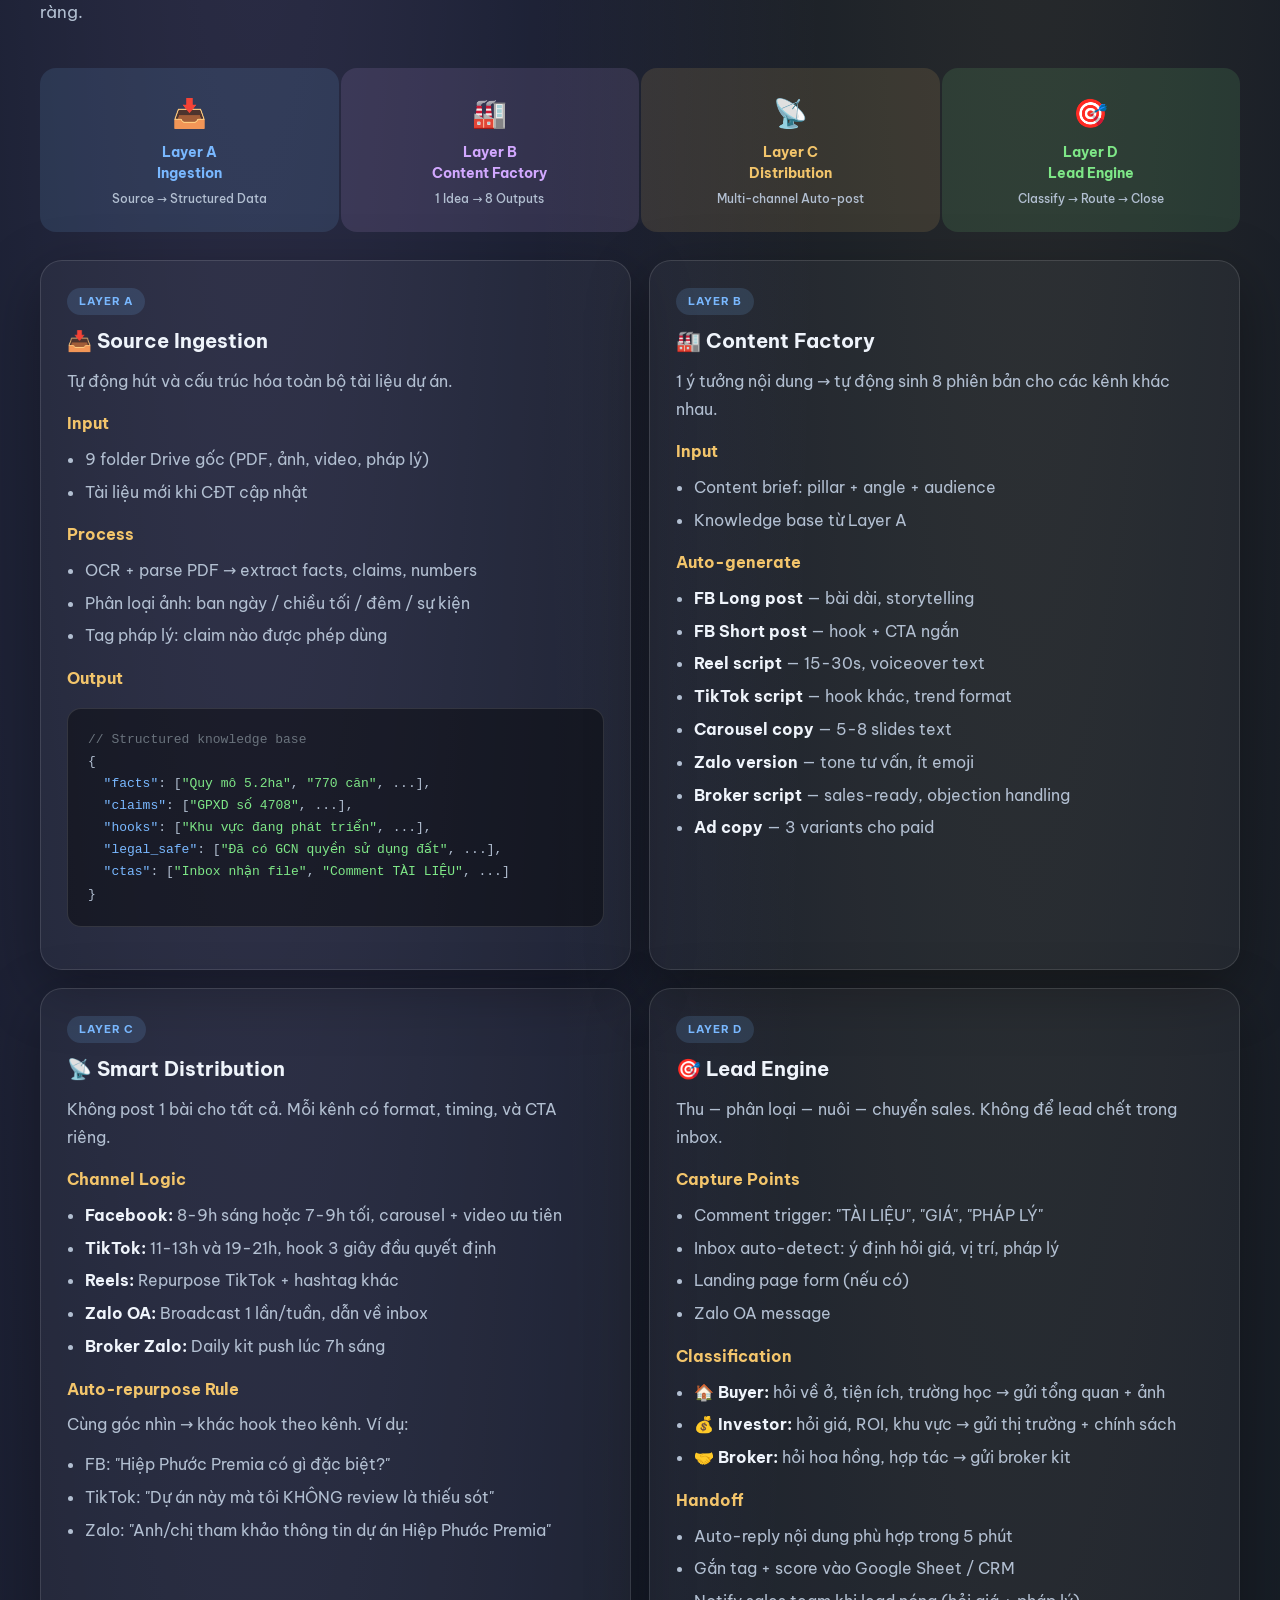
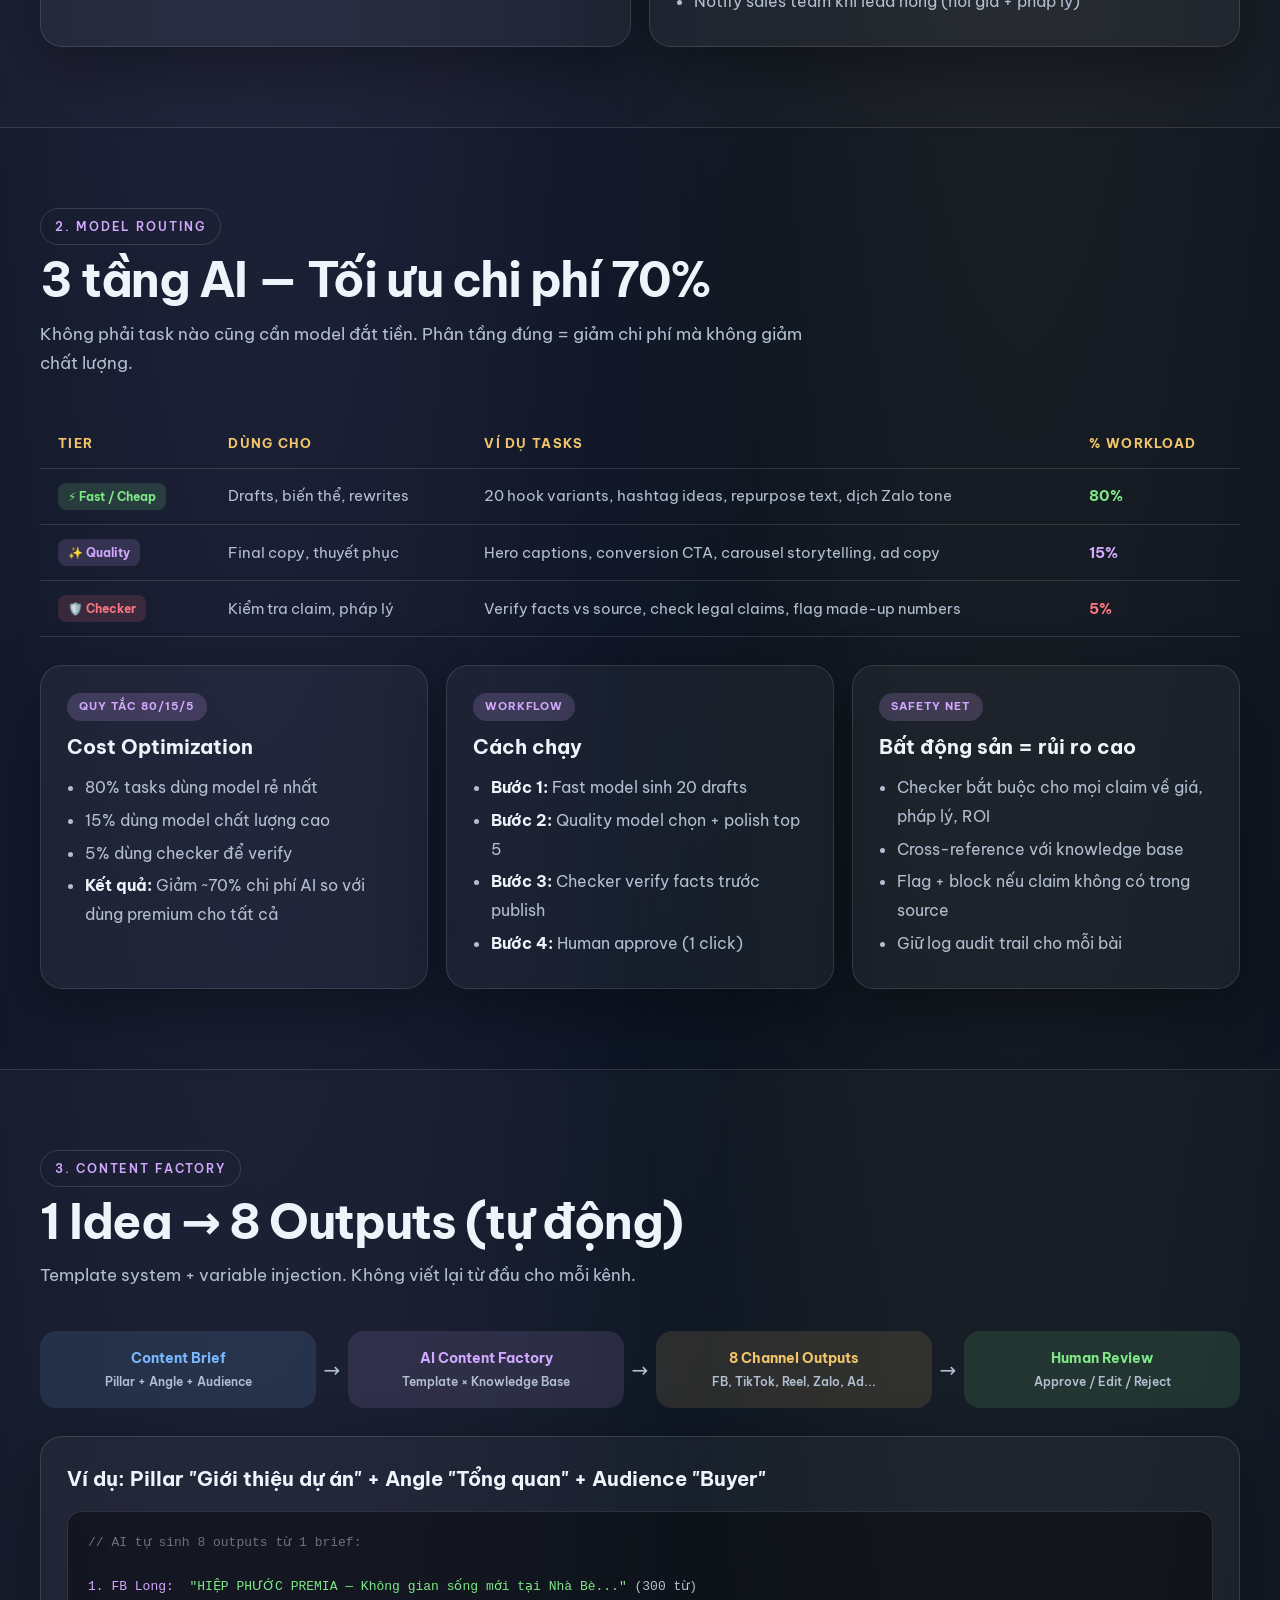
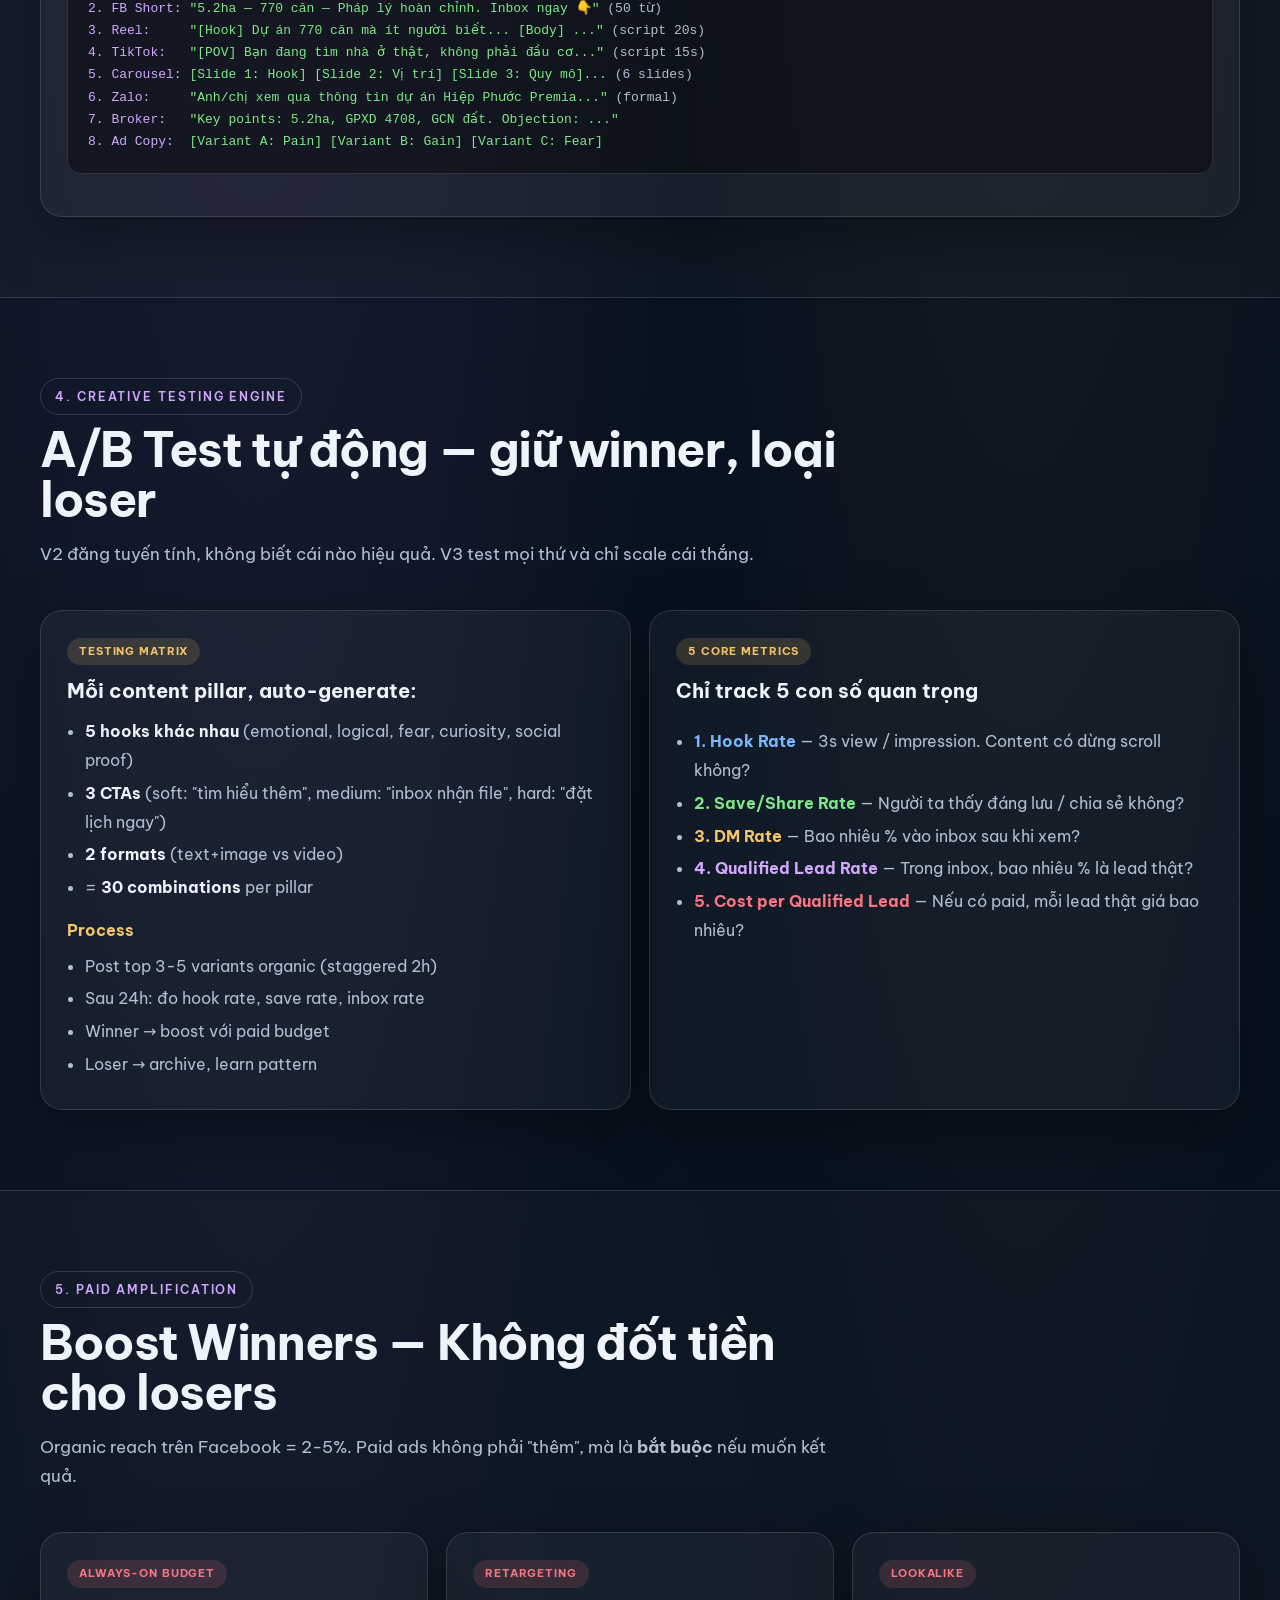
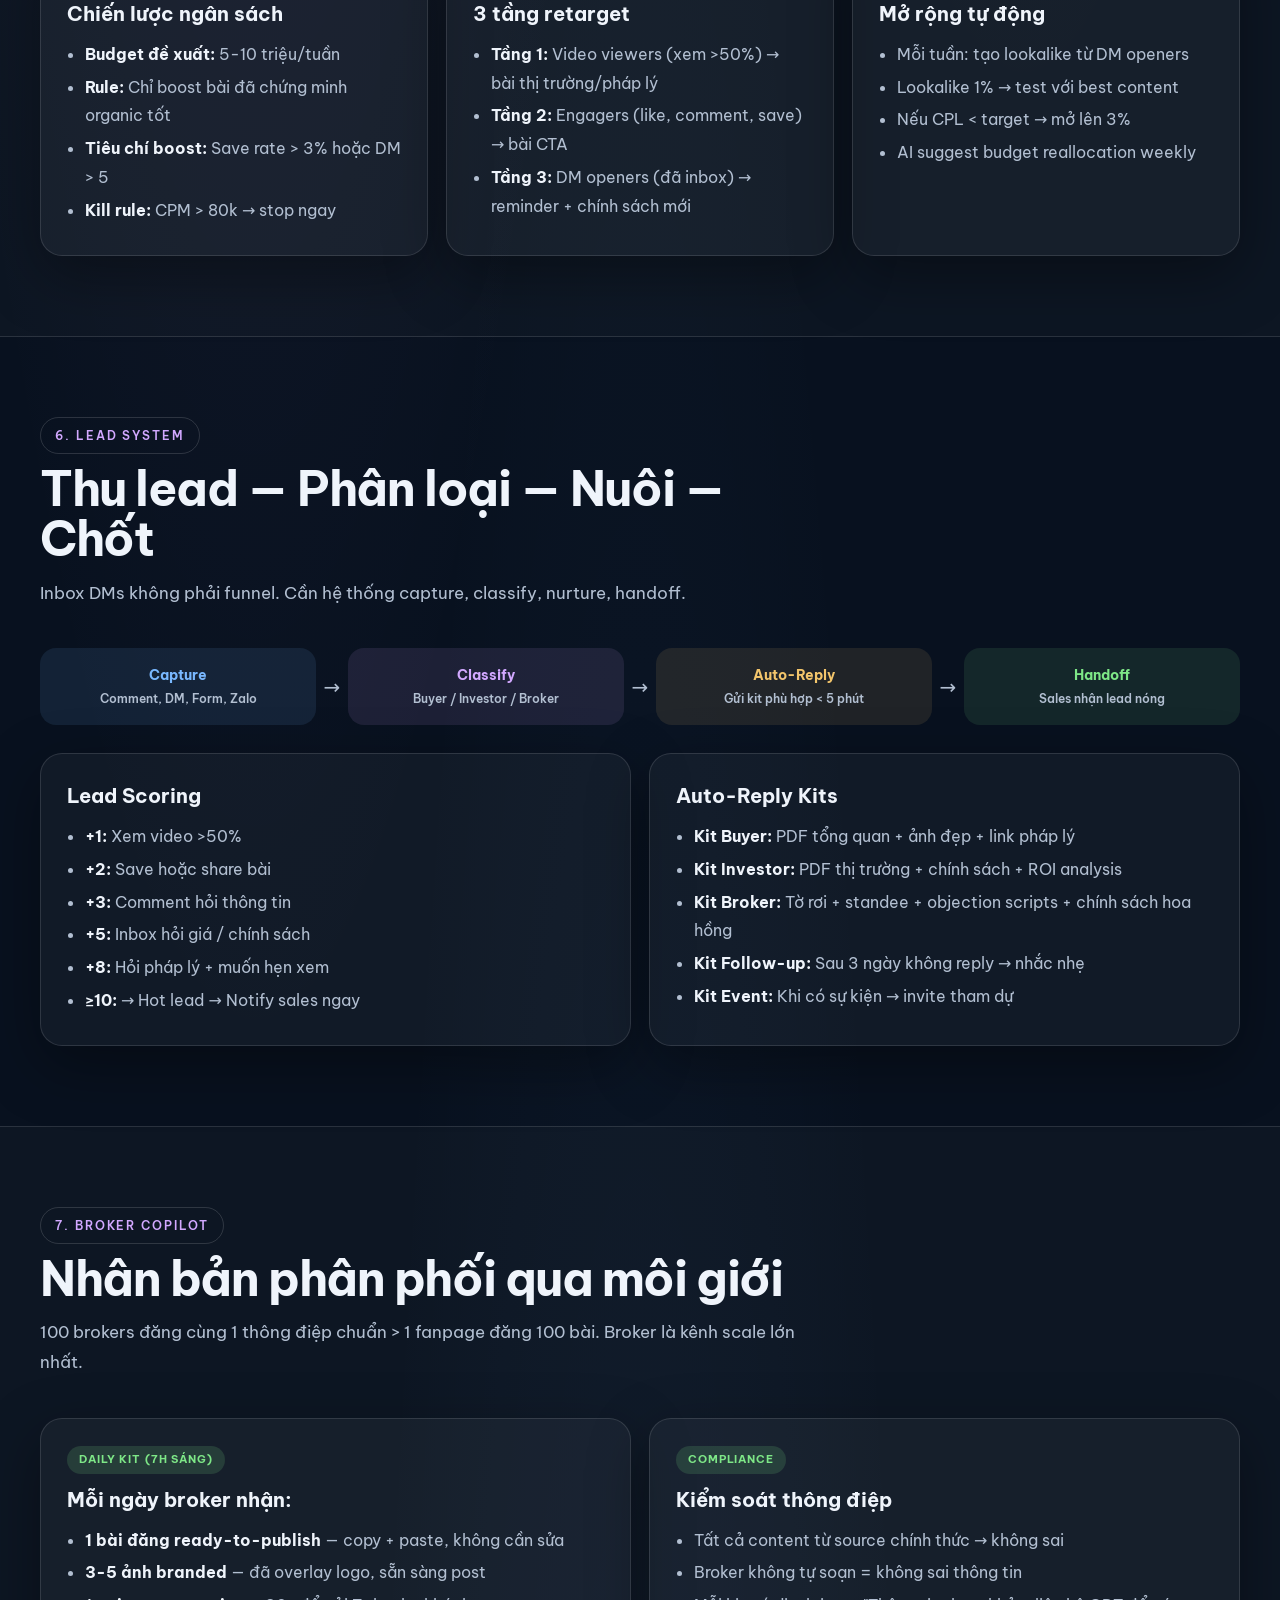
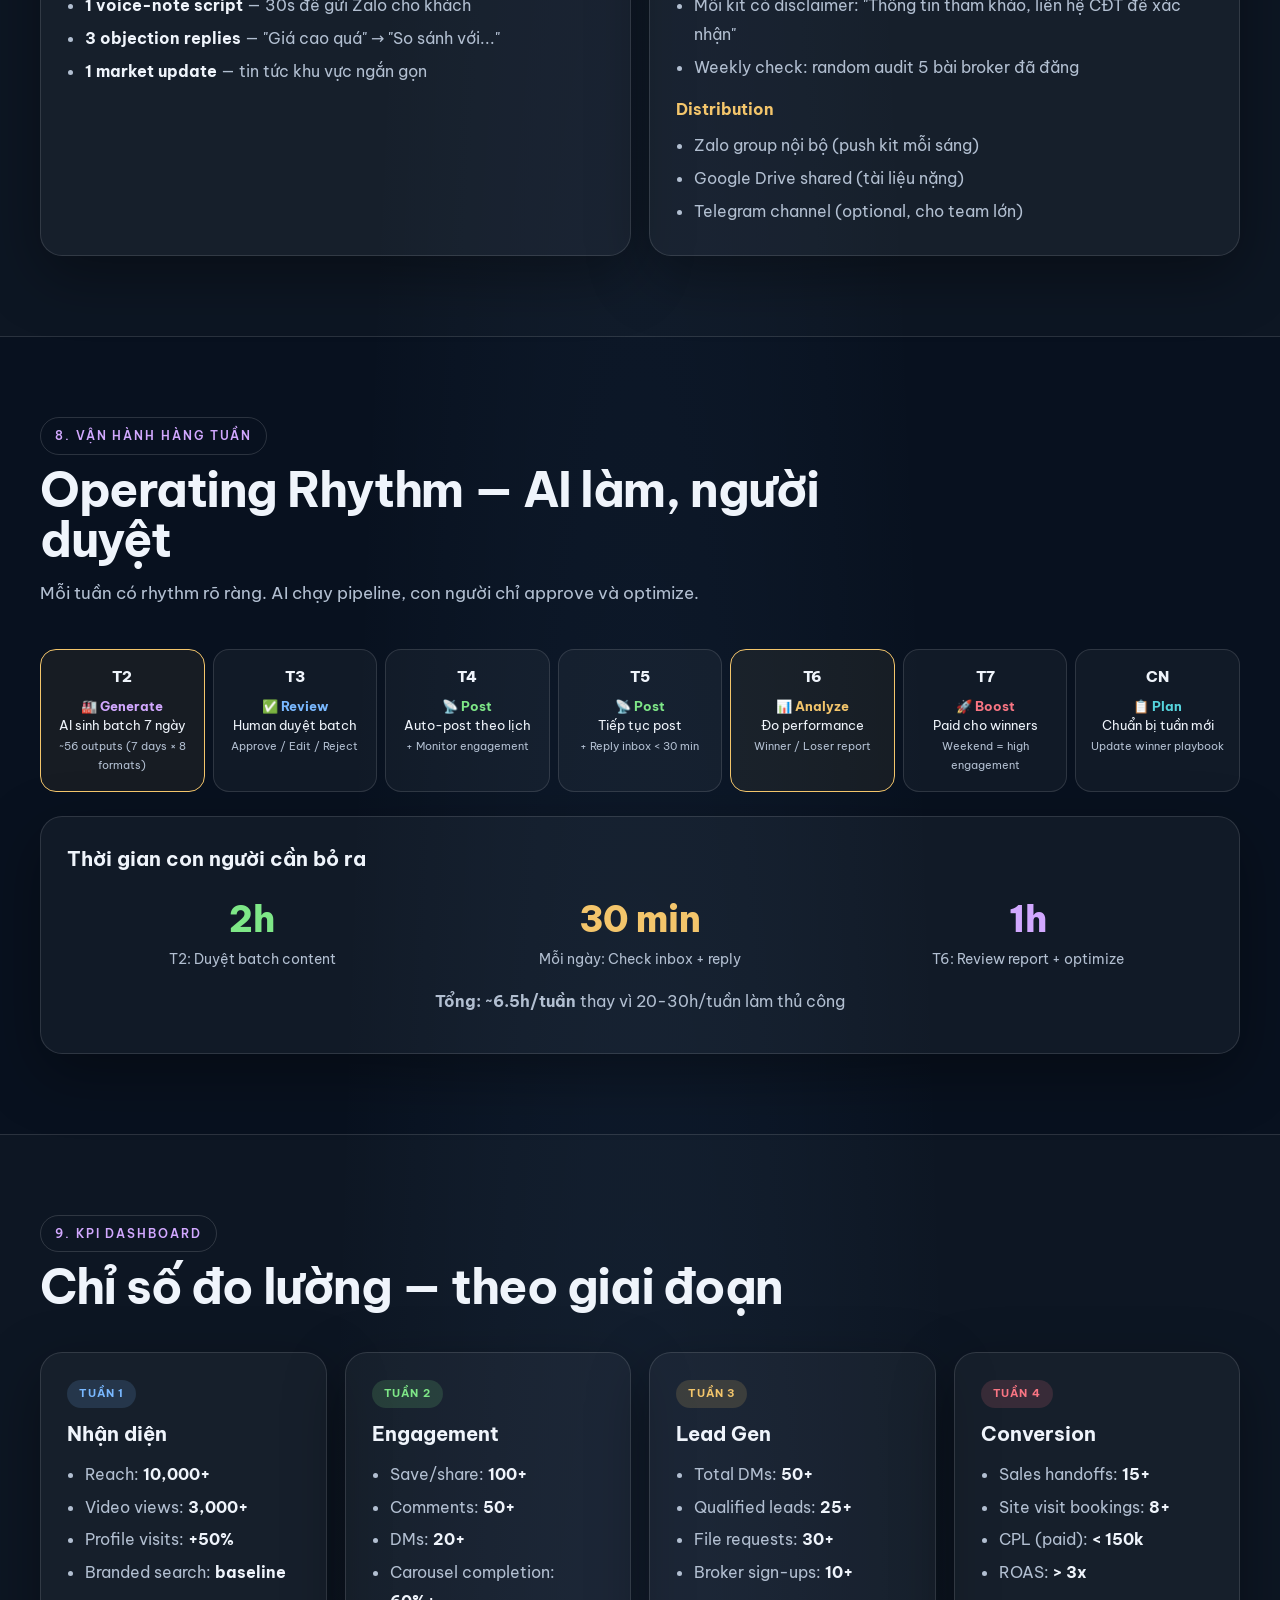
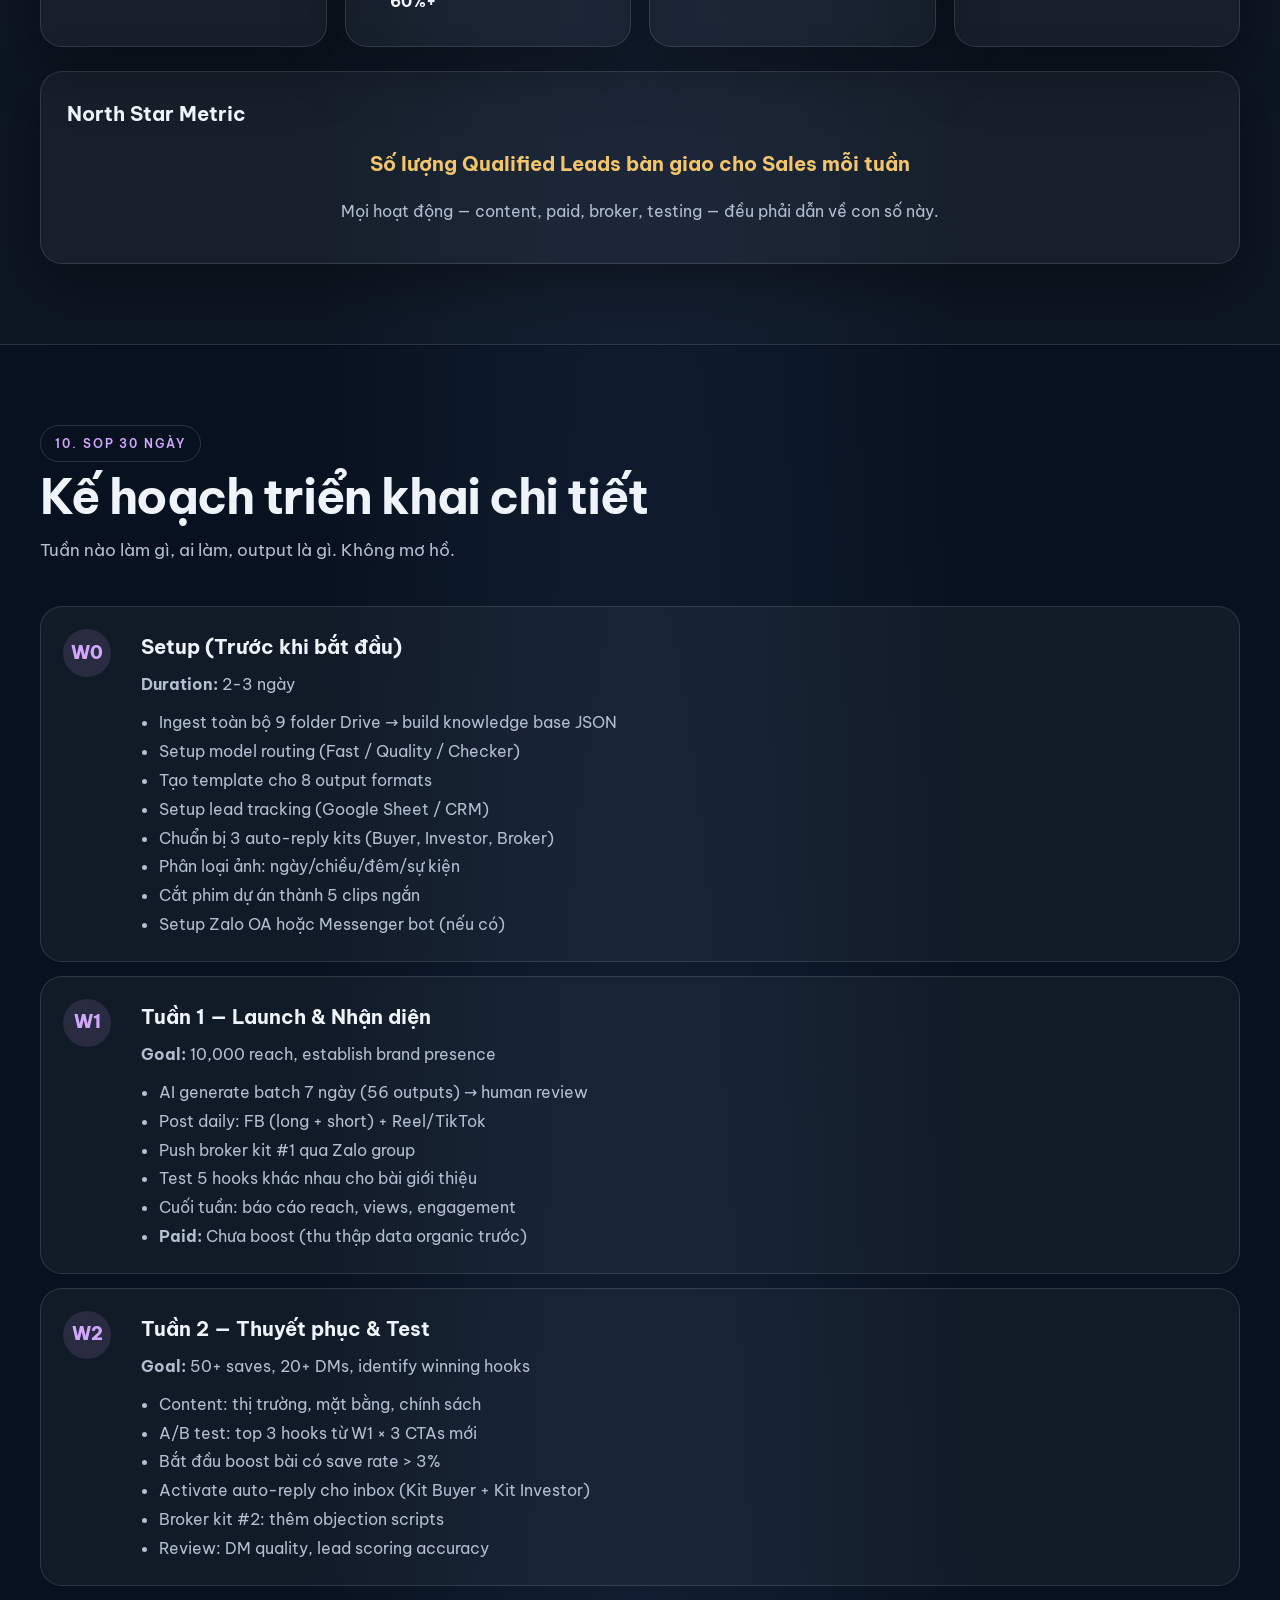
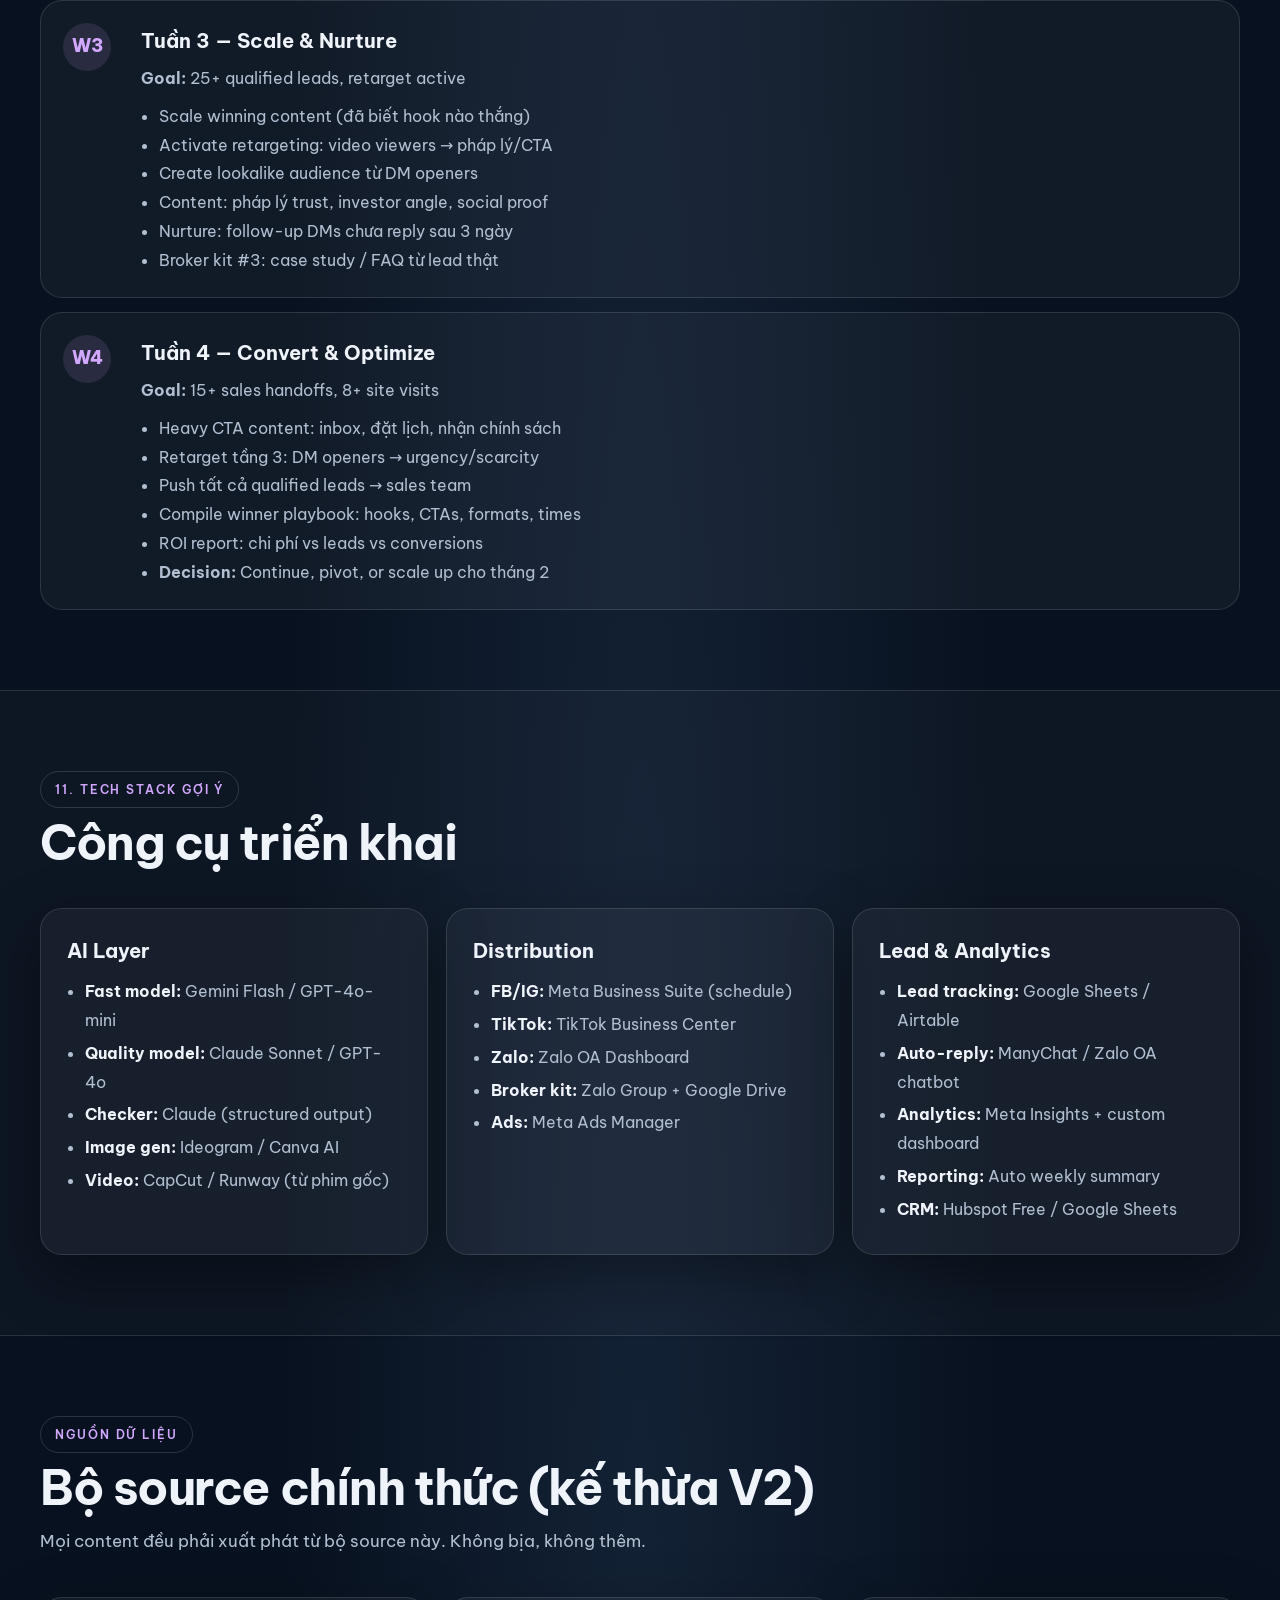
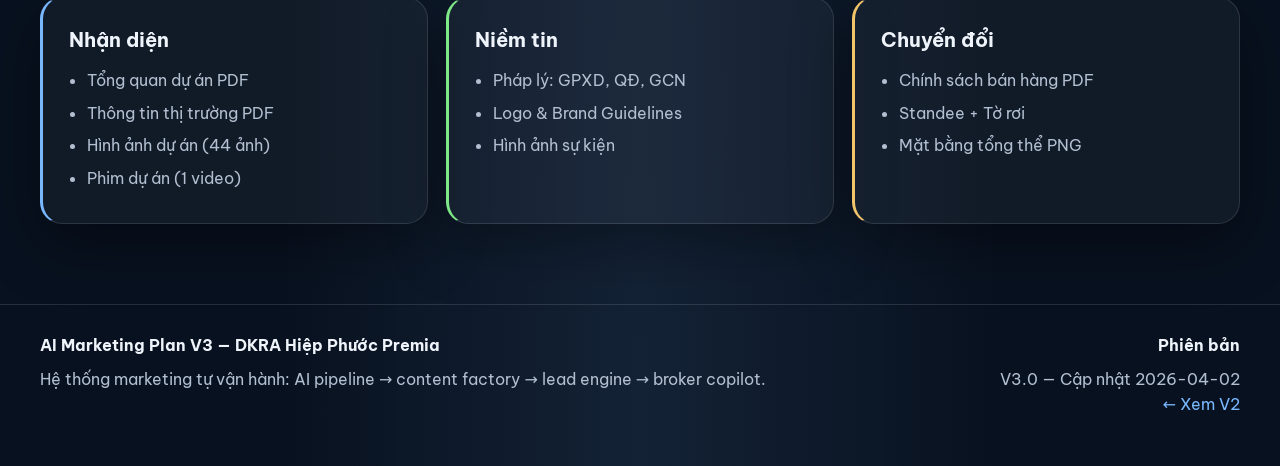
<file: v3.html>
<!doctype html>
<html lang="vi">
<head>
  <meta charset="utf-8" />
  <meta name="viewport" content="width=device-width, initial-scale=1" />
  <title>AI Marketing Plan V3 — DKRA Hiệp Phước Premia</title>
  <meta name="description" content="Kế hoạch AI Automation Marketing V3 cho DKRA Hiệp Phước Premia — pipeline tự động, model routing, creative testing, paid amplification." />
  <link rel="preconnect" href="https://fonts.googleapis.com">
  <link rel="preconnect" href="https://fonts.gstatic.com" crossorigin>
  <link href="https://fonts.googleapis.com/css2?family=Be+Vietnam+Pro:wght@400;500;600;700;800&display=swap" rel="stylesheet">
  <style>
:root {
  --bg: #0d1117;
  --panel: rgba(255,255,255,0.06);
  --panel-strong: rgba(255,255,255,0.1);
  --text: #eff4fb;
  --muted: #b2bfd1;
  --line: rgba(255,255,255,0.12);
  --gold: #f3c56b;
  --blue: #79b8ff;
  --green: #7ee787;
  --red: #f97583;
  --purple: #d2a8ff;
  --cyan: #56d4dd;
  --accent: linear-gradient(135deg, #6ea8fe 0%, #d2a8ff 50%, #f3c56b 100%);
  --radius: 24px;
  --shadow: 0 20px 60px rgba(0,0,0,0.35);
}
* { box-sizing: border-box; margin: 0; padding: 0; }
html { scroll-behavior: smooth; }
body {
  font-family: "Be Vietnam Pro", system-ui, sans-serif;
  background:
    radial-gradient(ellipse at 20% 0%, rgba(210,168,255,0.18), transparent 40%),
    radial-gradient(ellipse at 80% 0%, rgba(243,197,107,0.14), transparent 35%),
    radial-gradient(ellipse at 50% 100%, rgba(121,184,255,0.10), transparent 40%),
    #08111f;
  color: var(--text);
  line-height: 1.6;
}
a { color: inherit; text-decoration: none; }
.container { width: min(1200px, calc(100% - 32px)); margin: 0 auto; }
.section { padding: 80px 0; }
.section.alt { background: rgba(255,255,255,0.02); border-top: 1px solid var(--line); border-bottom: 1px solid var(--line); }
.section-head { max-width: 800px; margin-bottom: 40px; }
.section-head h2 { margin: 10px 0 14px; font-size: clamp(28px, 4vw, 48px); line-height: 1.05; letter-spacing: -0.03em; }
.section-head p { color: var(--muted); font-size: 17px; line-height: 1.75; }
.eyebrow {
  display: inline-block; padding: 8px 14px;
  border: 1px solid rgba(255,255,255,0.14); border-radius: 999px;
  color: var(--purple); font-size: 12px; letter-spacing: .16em; text-transform: uppercase; font-weight: 600;
}

/* Hero */
.hero { padding: 72px 0 48px; }
.hero h1 { font-size: clamp(36px, 5.5vw, 72px); line-height: 0.95; letter-spacing: -0.04em; margin: 16px 0; }
.hero h1 .gradient-text {
  background: var(--accent); -webkit-background-clip: text; -webkit-text-fill-color: transparent;
  background-clip: text;
}
.lede { color: var(--muted); font-size: 17px; line-height: 1.8; max-width: 760px; }
.hero-grid { display: grid; grid-template-columns: 1.3fr .7fr; gap: 28px; align-items: stretch; }
.hero-actions { display: flex; gap: 14px; margin-top: 28px; flex-wrap: wrap; }
.btn {
  display: inline-flex; align-items: center; justify-content: center;
  min-height: 50px; padding: 0 22px; border-radius: 999px; font-weight: 700; font-size: 15px;
  border: 1px solid transparent; transition: .2s ease; cursor: pointer;
}
.btn:hover { transform: translateY(-1px); }
.btn-primary { background: var(--accent); color: #08111f; }
.btn-secondary { border-color: var(--line); background: rgba(255,255,255,0.05); }
.toc { display: flex; flex-wrap: wrap; gap: 10px; margin-top: 20px; }
.toc a {
  padding: 8px 16px; border: 1px solid var(--line); border-radius: 999px;
  font-size: 13px; font-weight: 600; transition: .2s;
}
.toc a:hover { background: rgba(255,255,255,0.08); }

/* Glass card */
.glass {
  background: linear-gradient(180deg, rgba(255,255,255,0.08), rgba(255,255,255,0.03));
  border: 1px solid var(--line); backdrop-filter: blur(16px);
  border-radius: var(--radius); box-shadow: var(--shadow); padding: 28px;
}
.glass h3 { margin-bottom: 14px; font-size: 20px; }
.glass ul { padding-left: 18px; color: var(--muted); line-height: 1.9; }

/* Cards */
.card-grid { display: grid; gap: 18px; }
.card-grid.two { grid-template-columns: repeat(2, 1fr); }
.card-grid.three { grid-template-columns: repeat(3, 1fr); }
.card-grid.four { grid-template-columns: repeat(4, 1fr); }
.info-card {
  background: rgba(255,255,255,0.04); border: 1px solid var(--line);
  border-radius: 22px; box-shadow: var(--shadow); padding: 26px;
}
.info-card h3 { margin: 0 0 10px; font-size: 20px; }
.info-card h4 { margin: 16px 0 8px; font-size: 16px; color: var(--gold); }
.info-card p { color: var(--muted); line-height: 1.75; margin: 0 0 12px; }
.info-card ul { padding-left: 18px; color: var(--muted); line-height: 1.8; }
.info-card li { margin-bottom: 4px; }
.info-card li strong { color: var(--text); }

/* Tags */
.tag { display: inline-block; font-size: 11px; font-weight: 700; padding: 5px 12px; border-radius: 999px; text-transform: uppercase; letter-spacing: .08em; margin-bottom: 10px; }
.tag-ai { background: rgba(210,168,255,0.18); color: var(--purple); }
.tag-pipeline { background: rgba(121,184,255,0.15); color: var(--blue); }
.tag-test { background: rgba(243,197,107,0.15); color: var(--gold); }
.tag-paid { background: rgba(249,117,131,0.15); color: var(--red); }
.tag-broker { background: rgba(126,231,135,0.15); color: var(--green); }
.tag-ops { background: rgba(86,212,221,0.15); color: var(--cyan); }
.tag-lead { background: rgba(243,197,107,0.15); color: var(--gold); }
.tag-kpi { background: rgba(210,168,255,0.15); color: var(--purple); }

/* Pill row */
.pill-row { display: flex; gap: 10px; flex-wrap: wrap; margin-top: 18px; }
.pill-row span {
  border: 1px solid var(--line); padding: 10px 14px; border-radius: 999px;
  font-size: 14px; font-weight: 600;
}
.pill-row .pill-purple { color: var(--purple); background: rgba(210,168,255,0.08); }
.pill-row .pill-blue { color: var(--blue); background: rgba(121,184,255,0.08); }
.pill-row .pill-gold { color: var(--gold); background: rgba(243,197,107,0.08); }
.pill-row .pill-green { color: var(--green); background: rgba(126,231,135,0.08); }

/* Pipeline diagram */
.pipeline { display: grid; grid-template-columns: repeat(4, 1fr); gap: 2px; margin: 28px 0; }
.pipe-step {
  padding: 24px 18px; text-align: center; border-radius: 16px;
  font-weight: 700; font-size: 14px; line-height: 1.5;
}
.pipe-step .pipe-icon { font-size: 28px; margin-bottom: 8px; display: block; }
.pipe-step .pipe-label { display: block; font-size: 12px; color: var(--muted); font-weight: 500; margin-top: 6px; }
.pipe-a { background: rgba(121,184,255,0.12); color: var(--blue); }
.pipe-b { background: rgba(210,168,255,0.12); color: var(--purple); }
.pipe-c { background: rgba(243,197,107,0.12); color: var(--gold); }
.pipe-d { background: rgba(126,231,135,0.12); color: var(--green); }

/* Flow arrows */
.flow-row { display: flex; align-items: center; gap: 0; margin: 28px 0; flex-wrap: wrap; }
.flow-step {
  flex: 1; min-width: 180px; padding: 18px; border-radius: 16px;
  font-size: 14px; font-weight: 600; text-align: center;
  position: relative;
}
.flow-arrow {
  width: 32px; text-align: center; color: var(--muted); font-size: 20px; flex-shrink: 0;
}

/* Model tier table */
.model-table { width: 100%; border-collapse: collapse; margin-top: 18px; }
.model-table th, .model-table td {
  padding: 14px 18px; text-align: left; border-bottom: 1px solid var(--line);
}
.model-table th { color: var(--gold); font-size: 13px; text-transform: uppercase; letter-spacing: .1em; }
.model-table td { color: var(--muted); font-size: 15px; }
.model-table tr:hover td { color: var(--text); }
.model-table .tier-badge {
  display: inline-block; padding: 4px 10px; border-radius: 8px; font-size: 12px; font-weight: 700;
}
.tier-fast { background: rgba(126,231,135,0.15); color: var(--green); }
.tier-quality { background: rgba(210,168,255,0.15); color: var(--purple); }
.tier-check { background: rgba(249,117,131,0.15); color: var(--red); }

/* Comparison */
.compare-grid { display: grid; grid-template-columns: 1fr 1fr; gap: 18px; margin-top: 24px; }
.compare-card { padding: 24px; border-radius: 20px; }
.compare-old { background: rgba(249,117,131,0.08); border: 1px solid rgba(249,117,131,0.2); }
.compare-new { background: rgba(126,231,135,0.08); border: 1px solid rgba(126,231,135,0.2); }
.compare-card h4 { font-size: 16px; margin-bottom: 12px; }
.compare-card ul { padding-left: 18px; color: var(--muted); line-height: 1.8; }

/* Week rhythm */
.rhythm-grid { display: grid; grid-template-columns: repeat(7, 1fr); gap: 8px; margin-top: 20px; }
.rhythm-day {
  padding: 16px 10px; border-radius: 16px; text-align: center;
  background: rgba(255,255,255,0.04); border: 1px solid var(--line);
  font-size: 13px; line-height: 1.5;
}
.rhythm-day .day-name { font-weight: 800; font-size: 15px; margin-bottom: 8px; display: block; }
.rhythm-day.highlight { border-color: var(--gold); background: rgba(243,197,107,0.06); }

/* Code block */
.code-block {
  background: rgba(0,0,0,0.4); border: 1px solid var(--line); border-radius: 14px;
  padding: 20px; margin: 16px 0; font-family: "SF Mono", "Fira Code", monospace;
  font-size: 13px; line-height: 1.7; color: var(--muted); overflow-x: auto;
  white-space: pre-wrap;
}
.code-block .comment { color: #6a737d; }
.code-block .key { color: var(--blue); }
.code-block .val { color: var(--green); }
.code-block .fn { color: var(--purple); }

/* Timeline */
.timeline { display: grid; gap: 14px; }
.timeline-item {
  display: grid; grid-template-columns: 60px 1fr; gap: 18px; align-items: start;
  padding: 22px; border: 1px solid var(--line); border-radius: 22px; background: rgba(255,255,255,0.04);
}
.timeline-item .t-num {
  width: 48px; height: 48px; display: grid; place-items: center; border-radius: 50%;
  background: rgba(210,168,255,0.12); color: var(--purple); font-weight: 800; font-size: 18px;
}
.timeline-item h3 { margin: 2px 0 8px; font-size: 20px; }
.timeline-item p { color: var(--muted); line-height: 1.7; }

/* Metrics */
.metric-row { display: grid; grid-template-columns: repeat(5, 1fr); gap: 12px; margin-top: 20px; }
.metric-card {
  padding: 20px; border-radius: 18px; text-align: center;
  background: rgba(255,255,255,0.04); border: 1px solid var(--line);
}
.metric-card .metric-num { font-size: 28px; font-weight: 800; }
.metric-card .metric-label { font-size: 12px; color: var(--muted); margin-top: 6px; text-transform: uppercase; letter-spacing: .08em; }

/* Footer */
.footer { border-top: 1px solid var(--line); padding: 28px 0 48px; }
.footer-wrap { display: flex; justify-content: space-between; gap: 20px; color: var(--muted); }
.footer strong { display: block; color: var(--text); margin-bottom: 8px; }

/* Badge */
.version-badge {
  display: inline-flex; align-items: center; gap: 8px;
  background: rgba(210,168,255,0.12); border: 1px solid rgba(210,168,255,0.25);
  padding: 6px 16px; border-radius: 999px; font-size: 13px; font-weight: 700; color: var(--purple);
}

@media (max-width: 980px) {
  .hero-grid, .card-grid.two, .card-grid.three, .card-grid.four, .pipeline, .compare-grid, .rhythm-grid, .metric-row {
    grid-template-columns: 1fr;
  }
  .flow-row { flex-direction: column; }
  .flow-arrow { transform: rotate(90deg); }
  .hero { padding-top: 48px; }
  .footer-wrap { flex-direction: column; }
}
@media (max-width: 600px) {
  .section { padding: 48px 0; }
}
  </style>
</head>
<body>
  <div class="page-shell">

    <!-- HERO -->
    <header class="hero">
      <div class="container hero-grid">
        <div>
          <div class="version-badge">⚡ V3 — AI Automation</div>
          <h1><span class="gradient-text">AI Marketing<br/>Automation</span><br/>Hiệp Phước Premia</h1>
          <p class="lede">
            Nâng cấp từ "kế hoạch nội dung" thành <strong>hệ thống marketing tự vận hành</strong>.
            AI sinh nội dung, phân phối đa kênh, test tự động, thu lead, và tối ưu liên tục — 
            con người chỉ duyệt và chốt khách.
          </p>
          <div class="hero-actions">
            <a class="btn btn-primary" href="#pipeline">4-Layer Pipeline</a>
            <a class="btn btn-secondary" href="#models">Model Routing</a>
            <a class="btn btn-secondary" href="#testing">Creative Testing</a>
          </div>
          <div class="toc">
            <a href="#upgrade">V2 → V3</a>
            <a href="#pipeline">Pipeline</a>
            <a href="#models">Models</a>
            <a href="#content-factory">Content Factory</a>
            <a href="#testing">Testing</a>
            <a href="#paid">Paid Ads</a>
            <a href="#leads">Lead System</a>
            <a href="#broker">Broker Copilot</a>
            <a href="#rhythm">Vận hành</a>
            <a href="#kpi">KPI</a>
            <a href="#sop">SOP 30 ngày</a>
          </div>
        </div>
        <div class="glass">
          <h3>V3 khác V2 như thế nào?</h3>
          <ul>
            <li><strong>V2:</strong> Lịch nội dung + caption mẫu (con người làm tất cả)</li>
            <li><strong>V3:</strong> AI pipeline sinh nội dung, test, tối ưu tự động</li>
            <li>Thêm: Paid amplification loop</li>
            <li>Thêm: Lead capture & classification</li>
            <li>Thêm: Broker Copilot (nhân bản phân phối)</li>
            <li>Thêm: Creative testing engine (A/B tự động)</li>
            <li>Thêm: Model routing (giảm 70% chi phí AI)</li>
          </ul>
          <div class="pill-row">
            <span class="pill-purple">4 layers</span>
            <span class="pill-blue">3 model tiers</span>
            <span class="pill-gold">5 core KPIs</span>
            <span class="pill-green">30-day SOP</span>
          </div>
        </div>
      </div>
    </header>

    <main>

      <!-- V2 → V3 UPGRADE -->
      <section class="section" id="upgrade">
        <div class="container">
          <div class="section-head">
            <span class="eyebrow">Tổng quan</span>
            <h2>Từ Content Calendar → AI Growth System</h2>
            <p>V2 cho bạn câu trả lời "đăng gì". V3 cho bạn cả hệ thống vận hành — từ sinh nội dung đến thu lead, tối ưu, và scale.</p>
          </div>
          <div class="compare-grid">
            <div class="compare-card compare-old">
              <h4 style="color: var(--red);">❌ V2 — Content Calendar</h4>
              <ul>
                <li>30 bài đăng viết tay, mỗi bài mất 30-60 phút</li>
                <li>1 format / 1 kênh (chủ yếu Facebook)</li>
                <li>Không có paid ads → reach 2-5% organic</li>
                <li>Lead vào inbox → mất theo DM</li>
                <li>Không biết content nào hiệu quả</li>
                <li>Broker tự soạn = sai thông tin</li>
                <li>Không có feedback loop</li>
              </ul>
            </div>
            <div class="compare-card compare-new">
              <h4 style="color: var(--green);">✅ V3 — AI Growth System</h4>
              <ul>
                <li>AI sinh 30 bài trong 30 phút, con người duyệt 1 lần</li>
                <li>1 ý tưởng → 8 outputs (FB, TikTok, Zalo, Reel, ad copy...)</li>
                <li>Always-on paid loop → boost winners tự động</li>
                <li>Lead capture → phân loại → CRM → sales handoff</li>
                <li>A/B test tự động: 5 hooks × 3 CTAs → keep winner</li>
                <li>Broker Copilot: bộ tài liệu chuẩn mỗi ngày</li>
                <li>Weekly optimization: winner playbook tự cập nhật</li>
              </ul>
            </div>
          </div>
        </div>
      </section>

      <!-- 4-LAYER PIPELINE -->
      <section class="section alt" id="pipeline">
        <div class="container">
          <div class="section-head">
            <span class="eyebrow">1. Kiến trúc hệ thống</span>
            <h2>4-Layer AI Pipeline</h2>
            <p>Không chỉ là "dùng AI viết bài". Đây là pipeline 4 tầng — mỗi tầng có input, output, và trigger rõ ràng.</p>
          </div>

          <div class="pipeline">
            <div class="pipe-step pipe-a">
              <span class="pipe-icon">📥</span>
              Layer A<br/>Ingestion
              <span class="pipe-label">Source → Structured Data</span>
            </div>
            <div class="pipe-step pipe-b">
              <span class="pipe-icon">🏭</span>
              Layer B<br/>Content Factory
              <span class="pipe-label">1 Idea → 8 Outputs</span>
            </div>
            <div class="pipe-step pipe-c">
              <span class="pipe-icon">📡</span>
              Layer C<br/>Distribution
              <span class="pipe-label">Multi-channel Auto-post</span>
            </div>
            <div class="pipe-step pipe-d">
              <span class="pipe-icon">🎯</span>
              Layer D<br/>Lead Engine
              <span class="pipe-label">Classify → Route → Close</span>
            </div>
          </div>

          <div class="card-grid two">
            <article class="info-card">
              <span class="tag tag-pipeline">Layer A</span>
              <h3>📥 Source Ingestion</h3>
              <p>Tự động hút và cấu trúc hóa toàn bộ tài liệu dự án.</p>
              <h4>Input</h4>
              <ul>
                <li>9 folder Drive gốc (PDF, ảnh, video, pháp lý)</li>
                <li>Tài liệu mới khi CĐT cập nhật</li>
              </ul>
              <h4>Process</h4>
              <ul>
                <li>OCR + parse PDF → extract facts, claims, numbers</li>
                <li>Phân loại ảnh: ban ngày / chiều tối / đêm / sự kiện</li>
                <li>Tag pháp lý: claim nào được phép dùng</li>
              </ul>
              <h4>Output</h4>
              <div class="code-block"><span class="comment">// Structured knowledge base</span>
{
  <span class="key">"facts"</span>: [<span class="val">"Quy mô 5.2ha"</span>, <span class="val">"770 căn"</span>, ...],
  <span class="key">"claims"</span>: [<span class="val">"GPXD số 4708"</span>, ...],
  <span class="key">"hooks"</span>: [<span class="val">"Khu vực đang phát triển"</span>, ...],
  <span class="key">"legal_safe"</span>: [<span class="val">"Đã có GCN quyền sử dụng đất"</span>, ...],
  <span class="key">"ctas"</span>: [<span class="val">"Inbox nhận file"</span>, <span class="val">"Comment TÀI LIỆU"</span>, ...]
}</div>
            </article>

            <article class="info-card">
              <span class="tag tag-pipeline">Layer B</span>
              <h3>🏭 Content Factory</h3>
              <p>1 ý tưởng nội dung → tự động sinh 8 phiên bản cho các kênh khác nhau.</p>
              <h4>Input</h4>
              <ul>
                <li>Content brief: pillar + angle + audience</li>
                <li>Knowledge base từ Layer A</li>
              </ul>
              <h4>Auto-generate</h4>
              <ul>
                <li><strong>FB Long post</strong> — bài dài, storytelling</li>
                <li><strong>FB Short post</strong> — hook + CTA ngắn</li>
                <li><strong>Reel script</strong> — 15-30s, voiceover text</li>
                <li><strong>TikTok script</strong> — hook khác, trend format</li>
                <li><strong>Carousel copy</strong> — 5-8 slides text</li>
                <li><strong>Zalo version</strong> — tone tư vấn, ít emoji</li>
                <li><strong>Broker script</strong> — sales-ready, objection handling</li>
                <li><strong>Ad copy</strong> — 3 variants cho paid</li>
              </ul>
            </article>

            <article class="info-card">
              <span class="tag tag-pipeline">Layer C</span>
              <h3>📡 Smart Distribution</h3>
              <p>Không post 1 bài cho tất cả. Mỗi kênh có format, timing, và CTA riêng.</p>
              <h4>Channel Logic</h4>
              <ul>
                <li><strong>Facebook:</strong> 8-9h sáng hoặc 7-9h tối, carousel + video ưu tiên</li>
                <li><strong>TikTok:</strong> 11-13h và 19-21h, hook 3 giây đầu quyết định</li>
                <li><strong>Reels:</strong> Repurpose TikTok + hashtag khác</li>
                <li><strong>Zalo OA:</strong> Broadcast 1 lần/tuần, dẫn về inbox</li>
                <li><strong>Broker Zalo:</strong> Daily kit push lúc 7h sáng</li>
              </ul>
              <h4>Auto-repurpose Rule</h4>
              <p>Cùng góc nhìn → khác hook theo kênh. Ví dụ:</p>
              <ul>
                <li>FB: "Hiệp Phước Premia có gì đặc biệt?"</li>
                <li>TikTok: "Dự án này mà tôi KHÔNG review là thiếu sót"</li>
                <li>Zalo: "Anh/chị tham khảo thông tin dự án Hiệp Phước Premia"</li>
              </ul>
            </article>

            <article class="info-card">
              <span class="tag tag-pipeline">Layer D</span>
              <h3>🎯 Lead Engine</h3>
              <p>Thu — phân loại — nuôi — chuyển sales. Không để lead chết trong inbox.</p>
              <h4>Capture Points</h4>
              <ul>
                <li>Comment trigger: "TÀI LIỆU", "GIÁ", "PHÁP LÝ"</li>
                <li>Inbox auto-detect: ý định hỏi giá, vị trí, pháp lý</li>
                <li>Landing page form (nếu có)</li>
                <li>Zalo OA message</li>
              </ul>
              <h4>Classification</h4>
              <ul>
                <li><strong>🏠 Buyer:</strong> hỏi về ở, tiện ích, trường học → gửi tổng quan + ảnh</li>
                <li><strong>💰 Investor:</strong> hỏi giá, ROI, khu vực → gửi thị trường + chính sách</li>
                <li><strong>🤝 Broker:</strong> hỏi hoa hồng, hợp tác → gửi broker kit</li>
              </ul>
              <h4>Handoff</h4>
              <ul>
                <li>Auto-reply nội dung phù hợp trong 5 phút</li>
                <li>Gắn tag + score vào Google Sheet / CRM</li>
                <li>Notify sales team khi lead nóng (hỏi giá + pháp lý)</li>
              </ul>
            </article>
          </div>
        </div>
      </section>

      <!-- MODEL ROUTING -->
      <section class="section" id="models">
        <div class="container">
          <div class="section-head">
            <span class="eyebrow">2. Model Routing</span>
            <h2>3 tầng AI — Tối ưu chi phí 70%</h2>
            <p>Không phải task nào cũng cần model đắt tiền. Phân tầng đúng = giảm chi phí mà không giảm chất lượng.</p>
          </div>

          <table class="model-table">
            <thead>
              <tr>
                <th>Tier</th>
                <th>Dùng cho</th>
                <th>Ví dụ tasks</th>
                <th>% Workload</th>
              </tr>
            </thead>
            <tbody>
              <tr>
                <td><span class="tier-badge tier-fast">⚡ Fast / Cheap</span></td>
                <td>Drafts, biến thể, rewrites</td>
                <td>20 hook variants, hashtag ideas, repurpose text, dịch Zalo tone</td>
                <td style="color: var(--green); font-weight: 700;">80%</td>
              </tr>
              <tr>
                <td><span class="tier-badge tier-quality">✨ Quality</span></td>
                <td>Final copy, thuyết phục</td>
                <td>Hero captions, conversion CTA, carousel storytelling, ad copy</td>
                <td style="color: var(--purple); font-weight: 700;">15%</td>
              </tr>
              <tr>
                <td><span class="tier-badge tier-check">🛡️ Checker</span></td>
                <td>Kiểm tra claim, pháp lý</td>
                <td>Verify facts vs source, check legal claims, flag made-up numbers</td>
                <td style="color: var(--red); font-weight: 700;">5%</td>
              </tr>
            </tbody>
          </table>

          <div class="card-grid three" style="margin-top: 28px;">
            <article class="info-card">
              <span class="tag tag-ai">Quy tắc 80/15/5</span>
              <h3>Cost Optimization</h3>
              <ul>
                <li>80% tasks dùng model rẻ nhất</li>
                <li>15% dùng model chất lượng cao</li>
                <li>5% dùng checker để verify</li>
                <li><strong>Kết quả:</strong> Giảm ~70% chi phí AI so với dùng premium cho tất cả</li>
              </ul>
            </article>
            <article class="info-card">
              <span class="tag tag-ai">Workflow</span>
              <h3>Cách chạy</h3>
              <ul>
                <li><strong>Bước 1:</strong> Fast model sinh 20 drafts</li>
                <li><strong>Bước 2:</strong> Quality model chọn + polish top 5</li>
                <li><strong>Bước 3:</strong> Checker verify facts trước publish</li>
                <li><strong>Bước 4:</strong> Human approve (1 click)</li>
              </ul>
            </article>
            <article class="info-card">
              <span class="tag tag-ai">Safety Net</span>
              <h3>Bất động sản = rủi ro cao</h3>
              <ul>
                <li>Checker bắt buộc cho mọi claim về giá, pháp lý, ROI</li>
                <li>Cross-reference với knowledge base</li>
                <li>Flag + block nếu claim không có trong source</li>
                <li>Giữ log audit trail cho mỗi bài</li>
              </ul>
            </article>
          </div>
        </div>
      </section>

      <!-- CONTENT FACTORY DETAIL -->
      <section class="section alt" id="content-factory">
        <div class="container">
          <div class="section-head">
            <span class="eyebrow">3. Content Factory</span>
            <h2>1 Idea → 8 Outputs (tự động)</h2>
            <p>Template system + variable injection. Không viết lại từ đầu cho mỗi kênh.</p>
          </div>

          <div class="flow-row">
            <div class="flow-step pipe-a" style="border-radius:16px;padding:16px;">
              <strong>Content Brief</strong><br/>
              <span style="font-size:12px;color:var(--muted);">Pillar + Angle + Audience</span>
            </div>
            <div class="flow-arrow">→</div>
            <div class="flow-step pipe-b" style="border-radius:16px;padding:16px;">
              <strong>AI Content Factory</strong><br/>
              <span style="font-size:12px;color:var(--muted);">Template × Knowledge Base</span>
            </div>
            <div class="flow-arrow">→</div>
            <div class="flow-step pipe-c" style="border-radius:16px;padding:16px;">
              <strong>8 Channel Outputs</strong><br/>
              <span style="font-size:12px;color:var(--muted);">FB, TikTok, Reel, Zalo, Ad...</span>
            </div>
            <div class="flow-arrow">→</div>
            <div class="flow-step pipe-d" style="border-radius:16px;padding:16px;">
              <strong>Human Review</strong><br/>
              <span style="font-size:12px;color:var(--muted);">Approve / Edit / Reject</span>
            </div>
          </div>

          <div class="info-card" style="margin-top:20px;">
            <h3>Ví dụ: Pillar "Giới thiệu dự án" + Angle "Tổng quan" + Audience "Buyer"</h3>
            <div class="code-block"><span class="comment">// AI tự sinh 8 outputs từ 1 brief:</span>

<span class="fn">1. FB Long:</span>  <span class="val">"HIỆP PHƯỚC PREMIA — Không gian sống mới tại Nhà Bè..."</span> (300 từ)
<span class="fn">2. FB Short:</span> <span class="val">"5.2ha — 770 căn — Pháp lý hoàn chỉnh. Inbox ngay 👇"</span> (50 từ)
<span class="fn">3. Reel:</span>     <span class="val">"[Hook] Dự án 770 căn mà ít người biết... [Body] ..."</span> (script 20s)
<span class="fn">4. TikTok:</span>   <span class="val">"[POV] Bạn đang tìm nhà ở thật, không phải đầu cơ..."</span> (script 15s)
<span class="fn">5. Carousel:</span> <span class="val">[Slide 1: Hook] [Slide 2: Vị trí] [Slide 3: Quy mô]...</span> (6 slides)
<span class="fn">6. Zalo:</span>     <span class="val">"Anh/chị xem qua thông tin dự án Hiệp Phước Premia..."</span> (formal)
<span class="fn">7. Broker:</span>   <span class="val">"Key points: 5.2ha, GPXD 4708, GCN đất. Objection: ..."</span>
<span class="fn">8. Ad Copy:</span>  <span class="val">[Variant A: Pain] [Variant B: Gain] [Variant C: Fear]</span></div>
          </div>
        </div>
      </section>

      <!-- CREATIVE TESTING -->
      <section class="section" id="testing">
        <div class="container">
          <div class="section-head">
            <span class="eyebrow">4. Creative Testing Engine</span>
            <h2>A/B Test tự động — giữ winner, loại loser</h2>
            <p>V2 đăng tuyến tính, không biết cái nào hiệu quả. V3 test mọi thứ và chỉ scale cái thắng.</p>
          </div>

          <div class="card-grid two">
            <article class="info-card">
              <span class="tag tag-test">Testing Matrix</span>
              <h3>Mỗi content pillar, auto-generate:</h3>
              <ul>
                <li><strong>5 hooks khác nhau</strong> (emotional, logical, fear, curiosity, social proof)</li>
                <li><strong>3 CTAs</strong> (soft: "tìm hiểu thêm", medium: "inbox nhận file", hard: "đặt lịch ngay")</li>
                <li><strong>2 formats</strong> (text+image vs video)</li>
                <li>= <strong>30 combinations</strong> per pillar</li>
              </ul>
              <h4>Process</h4>
              <ul>
                <li>Post top 3-5 variants organic (staggered 2h)</li>
                <li>Sau 24h: đo hook rate, save rate, inbox rate</li>
                <li>Winner → boost với paid budget</li>
                <li>Loser → archive, learn pattern</li>
              </ul>
            </article>

            <article class="info-card">
              <span class="tag tag-test">5 Core Metrics</span>
              <h3>Chỉ track 5 con số quan trọng</h3>
              <div class="metric-row" style="grid-template-columns: 1fr;">
                <div>
                  <ul>
                    <li><strong style="color:var(--blue);">1. Hook Rate</strong> — 3s view / impression. Content có dừng scroll không?</li>
                    <li><strong style="color:var(--green);">2. Save/Share Rate</strong> — Người ta thấy đáng lưu / chia sẻ không?</li>
                    <li><strong style="color:var(--gold);">3. DM Rate</strong> — Bao nhiêu % vào inbox sau khi xem?</li>
                    <li><strong style="color:var(--purple);">4. Qualified Lead Rate</strong> — Trong inbox, bao nhiêu % là lead thật?</li>
                    <li><strong style="color:var(--red);">5. Cost per Qualified Lead</strong> — Nếu có paid, mỗi lead thật giá bao nhiêu?</li>
                  </ul>
                </div>
              </div>
            </article>
          </div>
        </div>
      </section>

      <!-- PAID AMPLIFICATION -->
      <section class="section alt" id="paid">
        <div class="container">
          <div class="section-head">
            <span class="eyebrow">5. Paid Amplification</span>
            <h2>Boost Winners — Không đốt tiền cho losers</h2>
            <p>Organic reach trên Facebook = 2-5%. Paid ads không phải "thêm", mà là <strong>bắt buộc</strong> nếu muốn kết quả.</p>
          </div>

          <div class="card-grid three">
            <article class="info-card">
              <span class="tag tag-paid">Always-on Budget</span>
              <h3>Chiến lược ngân sách</h3>
              <ul>
                <li><strong>Budget đề xuất:</strong> 5-10 triệu/tuần</li>
                <li><strong>Rule:</strong> Chỉ boost bài đã chứng minh organic tốt</li>
                <li><strong>Tiêu chí boost:</strong> Save rate > 3% hoặc DM > 5</li>
                <li><strong>Kill rule:</strong> CPM > 80k → stop ngay</li>
              </ul>
            </article>
            <article class="info-card">
              <span class="tag tag-paid">Retargeting</span>
              <h3>3 tầng retarget</h3>
              <ul>
                <li><strong>Tầng 1:</strong> Video viewers (xem >50%) → bài thị trường/pháp lý</li>
                <li><strong>Tầng 2:</strong> Engagers (like, comment, save) → bài CTA</li>
                <li><strong>Tầng 3:</strong> DM openers (đã inbox) → reminder + chính sách mới</li>
              </ul>
            </article>
            <article class="info-card">
              <span class="tag tag-paid">Lookalike</span>
              <h3>Mở rộng tự động</h3>
              <ul>
                <li>Mỗi tuần: tạo lookalike từ DM openers</li>
                <li>Lookalike 1% → test với best content</li>
                <li>Nếu CPL < target → mở lên 3%</li>
                <li>AI suggest budget reallocation weekly</li>
              </ul>
            </article>
          </div>
        </div>
      </section>

      <!-- LEAD SYSTEM -->
      <section class="section" id="leads">
        <div class="container">
          <div class="section-head">
            <span class="eyebrow">6. Lead System</span>
            <h2>Thu lead — Phân loại — Nuôi — Chốt</h2>
            <p>Inbox DMs không phải funnel. Cần hệ thống capture, classify, nurture, handoff.</p>
          </div>

          <div class="flow-row">
            <div class="flow-step" style="background:rgba(121,184,255,0.1);border-radius:16px;padding:16px;color:var(--blue);">
              <strong>Capture</strong><br/>
              <span style="font-size:12px;color:var(--muted);">Comment, DM, Form, Zalo</span>
            </div>
            <div class="flow-arrow">→</div>
            <div class="flow-step" style="background:rgba(210,168,255,0.1);border-radius:16px;padding:16px;color:var(--purple);">
              <strong>Classify</strong><br/>
              <span style="font-size:12px;color:var(--muted);">Buyer / Investor / Broker</span>
            </div>
            <div class="flow-arrow">→</div>
            <div class="flow-step" style="background:rgba(243,197,107,0.1);border-radius:16px;padding:16px;color:var(--gold);">
              <strong>Auto-Reply</strong><br/>
              <span style="font-size:12px;color:var(--muted);">Gửi kit phù hợp < 5 phút</span>
            </div>
            <div class="flow-arrow">→</div>
            <div class="flow-step" style="background:rgba(126,231,135,0.1);border-radius:16px;padding:16px;color:var(--green);">
              <strong>Handoff</strong><br/>
              <span style="font-size:12px;color:var(--muted);">Sales nhận lead nóng</span>
            </div>
          </div>

          <div class="card-grid two" style="margin-top:24px;">
            <article class="info-card">
              <h3>Lead Scoring</h3>
              <ul>
                <li><strong>+1:</strong> Xem video >50%</li>
                <li><strong>+2:</strong> Save hoặc share bài</li>
                <li><strong>+3:</strong> Comment hỏi thông tin</li>
                <li><strong>+5:</strong> Inbox hỏi giá / chính sách</li>
                <li><strong>+8:</strong> Hỏi pháp lý + muốn hẹn xem</li>
                <li><strong>≥10:</strong> → Hot lead → Notify sales ngay</li>
              </ul>
            </article>
            <article class="info-card">
              <h3>Auto-Reply Kits</h3>
              <ul>
                <li><strong>Kit Buyer:</strong> PDF tổng quan + ảnh đẹp + link pháp lý</li>
                <li><strong>Kit Investor:</strong> PDF thị trường + chính sách + ROI analysis</li>
                <li><strong>Kit Broker:</strong> Tờ rơi + standee + objection scripts + chính sách hoa hồng</li>
                <li><strong>Kit Follow-up:</strong> Sau 3 ngày không reply → nhắc nhẹ</li>
                <li><strong>Kit Event:</strong> Khi có sự kiện → invite tham dự</li>
              </ul>
            </article>
          </div>
        </div>
      </section>

      <!-- BROKER COPILOT -->
      <section class="section alt" id="broker">
        <div class="container">
          <div class="section-head">
            <span class="eyebrow">7. Broker Copilot</span>
            <h2>Nhân bản phân phối qua môi giới</h2>
            <p>100 brokers đăng cùng 1 thông điệp chuẩn > 1 fanpage đăng 100 bài. Broker là kênh scale lớn nhất.</p>
          </div>

          <div class="card-grid two">
            <article class="info-card">
              <span class="tag tag-broker">Daily Kit (7h sáng)</span>
              <h3>Mỗi ngày broker nhận:</h3>
              <ul>
                <li><strong>1 bài đăng ready-to-publish</strong> — copy + paste, không cần sửa</li>
                <li><strong>3-5 ảnh branded</strong> — đã overlay logo, sẵn sàng post</li>
                <li><strong>1 voice-note script</strong> — 30s để gửi Zalo cho khách</li>
                <li><strong>3 objection replies</strong> — "Giá cao quá" → "So sánh với..." </li>
                <li><strong>1 market update</strong> — tin tức khu vực ngắn gọn</li>
              </ul>
            </article>
            <article class="info-card">
              <span class="tag tag-broker">Compliance</span>
              <h3>Kiểm soát thông điệp</h3>
              <ul>
                <li>Tất cả content từ source chính thức → không sai</li>
                <li>Broker không tự soạn = không sai thông tin</li>
                <li>Mỗi kit có disclaimer: "Thông tin tham khảo, liên hệ CĐT để xác nhận"</li>
                <li>Weekly check: random audit 5 bài broker đã đăng</li>
              </ul>
              <h4>Distribution</h4>
              <ul>
                <li>Zalo group nội bộ (push kit mỗi sáng)</li>
                <li>Google Drive shared (tài liệu nặng)</li>
                <li>Telegram channel (optional, cho team lớn)</li>
              </ul>
            </article>
          </div>
        </div>
      </section>

      <!-- WEEKLY RHYTHM -->
      <section class="section" id="rhythm">
        <div class="container">
          <div class="section-head">
            <span class="eyebrow">8. Vận hành hàng tuần</span>
            <h2>Operating Rhythm — AI làm, người duyệt</h2>
            <p>Mỗi tuần có rhythm rõ ràng. AI chạy pipeline, con người chỉ approve và optimize.</p>
          </div>

          <div class="rhythm-grid">
            <div class="rhythm-day highlight">
              <span class="day-name">T2</span>
              <strong style="color:var(--purple);">🏭 Generate</strong><br/>
              AI sinh batch 7 ngày<br/>
              <span style="font-size:11px;color:var(--muted);">~56 outputs (7 days × 8 formats)</span>
            </div>
            <div class="rhythm-day">
              <span class="day-name">T3</span>
              <strong style="color:var(--blue);">✅ Review</strong><br/>
              Human duyệt batch<br/>
              <span style="font-size:11px;color:var(--muted);">Approve / Edit / Reject</span>
            </div>
            <div class="rhythm-day">
              <span class="day-name">T4</span>
              <strong style="color:var(--green);">📡 Post</strong><br/>
              Auto-post theo lịch<br/>
              <span style="font-size:11px;color:var(--muted);">+ Monitor engagement</span>
            </div>
            <div class="rhythm-day">
              <span class="day-name">T5</span>
              <strong style="color:var(--green);">📡 Post</strong><br/>
              Tiếp tục post<br/>
              <span style="font-size:11px;color:var(--muted);">+ Reply inbox < 30 min</span>
            </div>
            <div class="rhythm-day highlight">
              <span class="day-name">T6</span>
              <strong style="color:var(--gold);">📊 Analyze</strong><br/>
              Đo performance<br/>
              <span style="font-size:11px;color:var(--muted);">Winner / Loser report</span>
            </div>
            <div class="rhythm-day">
              <span class="day-name">T7</span>
              <strong style="color:var(--red);">🚀 Boost</strong><br/>
              Paid cho winners<br/>
              <span style="font-size:11px;color:var(--muted);">Weekend = high engagement</span>
            </div>
            <div class="rhythm-day">
              <span class="day-name">CN</span>
              <strong style="color:var(--cyan);">📋 Plan</strong><br/>
              Chuẩn bị tuần mới<br/>
              <span style="font-size:11px;color:var(--muted);">Update winner playbook</span>
            </div>
          </div>

          <div class="info-card" style="margin-top: 24px;">
            <h3>Thời gian con người cần bỏ ra</h3>
            <div class="card-grid three" style="margin-top:16px;">
              <div style="text-align:center;">
                <div style="font-size:36px;font-weight:800;color:var(--green);">2h</div>
                <div style="color:var(--muted);font-size:14px;">T2: Duyệt batch content</div>
              </div>
              <div style="text-align:center;">
                <div style="font-size:36px;font-weight:800;color:var(--gold);">30 min</div>
                <div style="color:var(--muted);font-size:14px;">Mỗi ngày: Check inbox + reply</div>
              </div>
              <div style="text-align:center;">
                <div style="font-size:36px;font-weight:800;color:var(--purple);">1h</div>
                <div style="color:var(--muted);font-size:14px;">T6: Review report + optimize</div>
              </div>
            </div>
            <p style="margin-top:16px;text-align:center;"><strong>Tổng: ~6.5h/tuần</strong> thay vì 20-30h/tuần làm thủ công</p>
          </div>
        </div>
      </section>

      <!-- KPI DASHBOARD -->
      <section class="section alt" id="kpi">
        <div class="container">
          <div class="section-head">
            <span class="eyebrow">9. KPI Dashboard</span>
            <h2>Chỉ số đo lường — theo giai đoạn</h2>
          </div>

          <div class="card-grid four">
            <article class="info-card">
              <span class="tag tag-pipeline">Tuần 1</span>
              <h3>Nhận diện</h3>
              <ul>
                <li>Reach: <strong>10,000+</strong></li>
                <li>Video views: <strong>3,000+</strong></li>
                <li>Profile visits: <strong>+50%</strong></li>
                <li>Branded search: <strong>baseline</strong></li>
              </ul>
            </article>
            <article class="info-card">
              <span class="tag tag-broker">Tuần 2</span>
              <h3>Engagement</h3>
              <ul>
                <li>Save/share: <strong>100+</strong></li>
                <li>Comments: <strong>50+</strong></li>
                <li>DMs: <strong>20+</strong></li>
                <li>Carousel completion: <strong>60%+</strong></li>
              </ul>
            </article>
            <article class="info-card">
              <span class="tag tag-test">Tuần 3</span>
              <h3>Lead Gen</h3>
              <ul>
                <li>Total DMs: <strong>50+</strong></li>
                <li>Qualified leads: <strong>25+</strong></li>
                <li>File requests: <strong>30+</strong></li>
                <li>Broker sign-ups: <strong>10+</strong></li>
              </ul>
            </article>
            <article class="info-card">
              <span class="tag tag-paid">Tuần 4</span>
              <h3>Conversion</h3>
              <ul>
                <li>Sales handoffs: <strong>15+</strong></li>
                <li>Site visit bookings: <strong>8+</strong></li>
                <li>CPL (paid): <strong>< 150k</strong></li>
                <li>ROAS: <strong>> 3x</strong></li>
              </ul>
            </article>
          </div>

          <div class="info-card" style="margin-top:24px;">
            <h3>North Star Metric</h3>
            <p style="font-size:20px;color:var(--gold);font-weight:700;text-align:center;margin:16px 0;">
              Số lượng Qualified Leads bàn giao cho Sales mỗi tuần
            </p>
            <p style="text-align:center;">Mọi hoạt động — content, paid, broker, testing — đều phải dẫn về con số này.</p>
          </div>
        </div>
      </section>

      <!-- 30-DAY SOP -->
      <section class="section" id="sop">
        <div class="container">
          <div class="section-head">
            <span class="eyebrow">10. SOP 30 ngày</span>
            <h2>Kế hoạch triển khai chi tiết</h2>
            <p>Tuần nào làm gì, ai làm, output là gì. Không mơ hồ.</p>
          </div>

          <div class="timeline">
            <div class="timeline-item">
              <div class="t-num">W0</div>
              <div>
                <h3>Setup (Trước khi bắt đầu)</h3>
                <p><strong>Duration:</strong> 2-3 ngày</p>
                <ul style="margin-top:10px;padding-left:18px;color:var(--muted);line-height:1.8;">
                  <li>Ingest toàn bộ 9 folder Drive → build knowledge base JSON</li>
                  <li>Setup model routing (Fast / Quality / Checker)</li>
                  <li>Tạo template cho 8 output formats</li>
                  <li>Setup lead tracking (Google Sheet / CRM)</li>
                  <li>Chuẩn bị 3 auto-reply kits (Buyer, Investor, Broker)</li>
                  <li>Phân loại ảnh: ngày/chiều/đêm/sự kiện</li>
                  <li>Cắt phim dự án thành 5 clips ngắn</li>
                  <li>Setup Zalo OA hoặc Messenger bot (nếu có)</li>
                </ul>
              </div>
            </div>

            <div class="timeline-item">
              <div class="t-num">W1</div>
              <div>
                <h3>Tuần 1 — Launch & Nhận diện</h3>
                <p><strong>Goal:</strong> 10,000 reach, establish brand presence</p>
                <ul style="margin-top:10px;padding-left:18px;color:var(--muted);line-height:1.8;">
                  <li>AI generate batch 7 ngày (56 outputs) → human review</li>
                  <li>Post daily: FB (long + short) + Reel/TikTok</li>
                  <li>Push broker kit #1 qua Zalo group</li>
                  <li>Test 5 hooks khác nhau cho bài giới thiệu</li>
                  <li>Cuối tuần: báo cáo reach, views, engagement</li>
                  <li><strong>Paid:</strong> Chưa boost (thu thập data organic trước)</li>
                </ul>
              </div>
            </div>

            <div class="timeline-item">
              <div class="t-num">W2</div>
              <div>
                <h3>Tuần 2 — Thuyết phục & Test</h3>
                <p><strong>Goal:</strong> 50+ saves, 20+ DMs, identify winning hooks</p>
                <ul style="margin-top:10px;padding-left:18px;color:var(--muted);line-height:1.8;">
                  <li>Content: thị trường, mặt bằng, chính sách</li>
                  <li>A/B test: top 3 hooks từ W1 × 3 CTAs mới</li>
                  <li>Bắt đầu boost bài có save rate > 3%</li>
                  <li>Activate auto-reply cho inbox (Kit Buyer + Kit Investor)</li>
                  <li>Broker kit #2: thêm objection scripts</li>
                  <li>Review: DM quality, lead scoring accuracy</li>
                </ul>
              </div>
            </div>

            <div class="timeline-item">
              <div class="t-num">W3</div>
              <div>
                <h3>Tuần 3 — Scale & Nurture</h3>
                <p><strong>Goal:</strong> 25+ qualified leads, retarget active</p>
                <ul style="margin-top:10px;padding-left:18px;color:var(--muted);line-height:1.8;">
                  <li>Scale winning content (đã biết hook nào thắng)</li>
                  <li>Activate retargeting: video viewers → pháp lý/CTA</li>
                  <li>Create lookalike audience từ DM openers</li>
                  <li>Content: pháp lý trust, investor angle, social proof</li>
                  <li>Nurture: follow-up DMs chưa reply sau 3 ngày</li>
                  <li>Broker kit #3: case study / FAQ từ lead thật</li>
                </ul>
              </div>
            </div>

            <div class="timeline-item">
              <div class="t-num">W4</div>
              <div>
                <h3>Tuần 4 — Convert & Optimize</h3>
                <p><strong>Goal:</strong> 15+ sales handoffs, 8+ site visits</p>
                <ul style="margin-top:10px;padding-left:18px;color:var(--muted);line-height:1.8;">
                  <li>Heavy CTA content: inbox, đặt lịch, nhận chính sách</li>
                  <li>Retarget tầng 3: DM openers → urgency/scarcity</li>
                  <li>Push tất cả qualified leads → sales team</li>
                  <li>Compile winner playbook: hooks, CTAs, formats, times</li>
                  <li>ROI report: chi phí vs leads vs conversions</li>
                  <li><strong>Decision:</strong> Continue, pivot, or scale up cho tháng 2</li>
                </ul>
              </div>
            </div>
          </div>
        </div>
      </section>

      <!-- TECH STACK -->
      <section class="section alt" id="stack">
        <div class="container">
          <div class="section-head">
            <span class="eyebrow">11. Tech Stack gợi ý</span>
            <h2>Công cụ triển khai</h2>
          </div>
          <div class="card-grid three">
            <article class="info-card">
              <h3>AI Layer</h3>
              <ul>
                <li><strong>Fast model:</strong> Gemini Flash / GPT-4o-mini</li>
                <li><strong>Quality model:</strong> Claude Sonnet / GPT-4o</li>
                <li><strong>Checker:</strong> Claude (structured output)</li>
                <li><strong>Image gen:</strong> Ideogram / Canva AI</li>
                <li><strong>Video:</strong> CapCut / Runway (từ phim gốc)</li>
              </ul>
            </article>
            <article class="info-card">
              <h3>Distribution</h3>
              <ul>
                <li><strong>FB/IG:</strong> Meta Business Suite (schedule)</li>
                <li><strong>TikTok:</strong> TikTok Business Center</li>
                <li><strong>Zalo:</strong> Zalo OA Dashboard</li>
                <li><strong>Broker kit:</strong> Zalo Group + Google Drive</li>
                <li><strong>Ads:</strong> Meta Ads Manager</li>
              </ul>
            </article>
            <article class="info-card">
              <h3>Lead & Analytics</h3>
              <ul>
                <li><strong>Lead tracking:</strong> Google Sheets / Airtable</li>
                <li><strong>Auto-reply:</strong> ManyChat / Zalo OA chatbot</li>
                <li><strong>Analytics:</strong> Meta Insights + custom dashboard</li>
                <li><strong>Reporting:</strong> Auto weekly summary</li>
                <li><strong>CRM:</strong> Hubspot Free / Google Sheets</li>
              </ul>
            </article>
          </div>
        </div>
      </section>

      <!-- SOURCE REFERENCE -->
      <section class="section" id="source">
        <div class="container">
          <div class="section-head">
            <span class="eyebrow">Nguồn dữ liệu</span>
            <h2>Bộ source chính thức (kế thừa V2)</h2>
            <p>Mọi content đều phải xuất phát từ bộ source này. Không bịa, không thêm.</p>
          </div>
          <div class="card-grid three">
            <article class="info-card" style="border-left:3px solid var(--blue);">
              <h3>Nhận diện</h3>
              <ul>
                <li>Tổng quan dự án PDF</li>
                <li>Thông tin thị trường PDF</li>
                <li>Hình ảnh dự án (44 ảnh)</li>
                <li>Phim dự án (1 video)</li>
              </ul>
            </article>
            <article class="info-card" style="border-left:3px solid var(--green);">
              <h3>Niềm tin</h3>
              <ul>
                <li>Pháp lý: GPXD, QĐ, GCN</li>
                <li>Logo & Brand Guidelines</li>
                <li>Hình ảnh sự kiện</li>
              </ul>
            </article>
            <article class="info-card" style="border-left:3px solid var(--gold);">
              <h3>Chuyển đổi</h3>
              <ul>
                <li>Chính sách bán hàng PDF</li>
                <li>Standee + Tờ rơi</li>
                <li>Mặt bằng tổng thể PNG</li>
              </ul>
            </article>
          </div>
        </div>
      </section>

    </main>

    <footer class="footer">
      <div class="container footer-wrap">
        <div>
          <strong>AI Marketing Plan V3 — DKRA Hiệp Phước Premia</strong>
          <p>Hệ thống marketing tự vận hành: AI pipeline → content factory → lead engine → broker copilot.</p>
        </div>
        <div style="text-align:right;">
          <strong>Phiên bản</strong>
          <p>V3.0 — Cập nhật 2026-04-02<br/>
          <a href="index.html" style="color:var(--blue);">← Xem V2</a></p>
        </div>
      </div>
    </footer>
  </div>
</body>
</html>
</file>
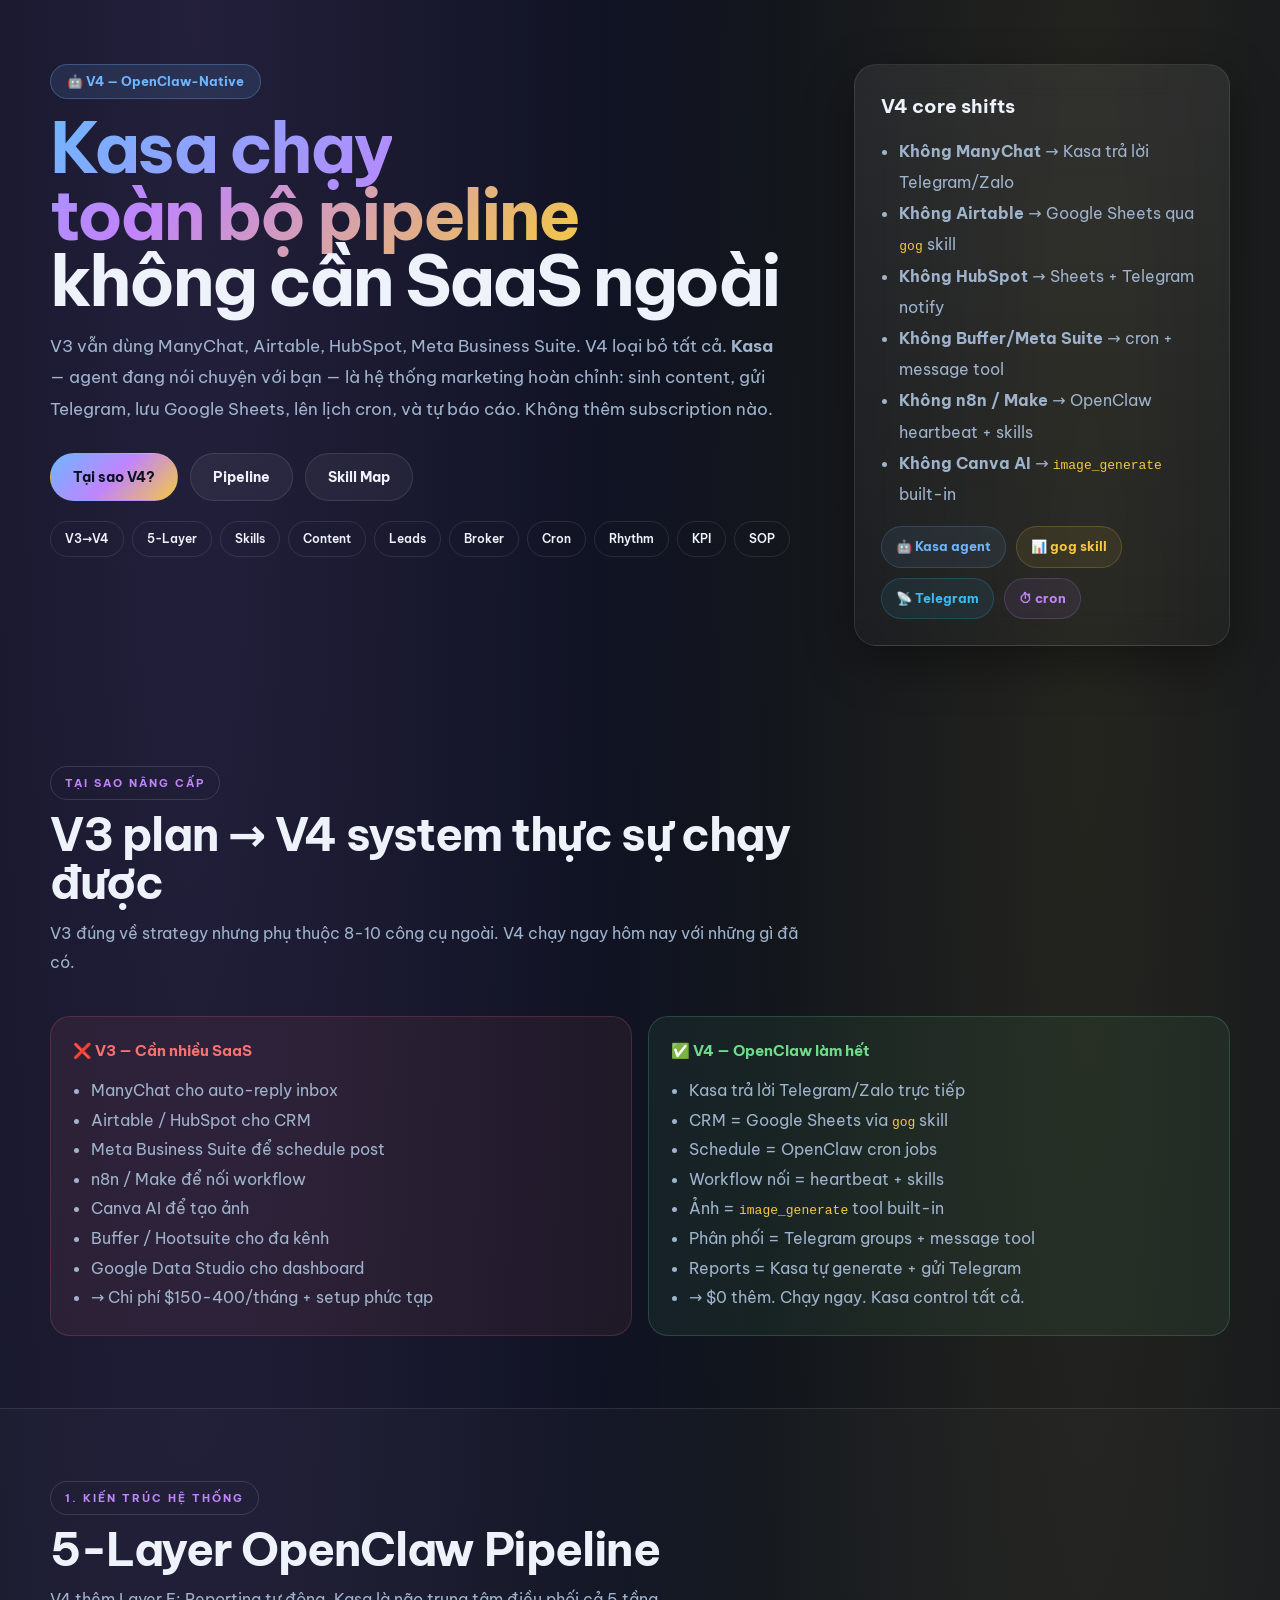
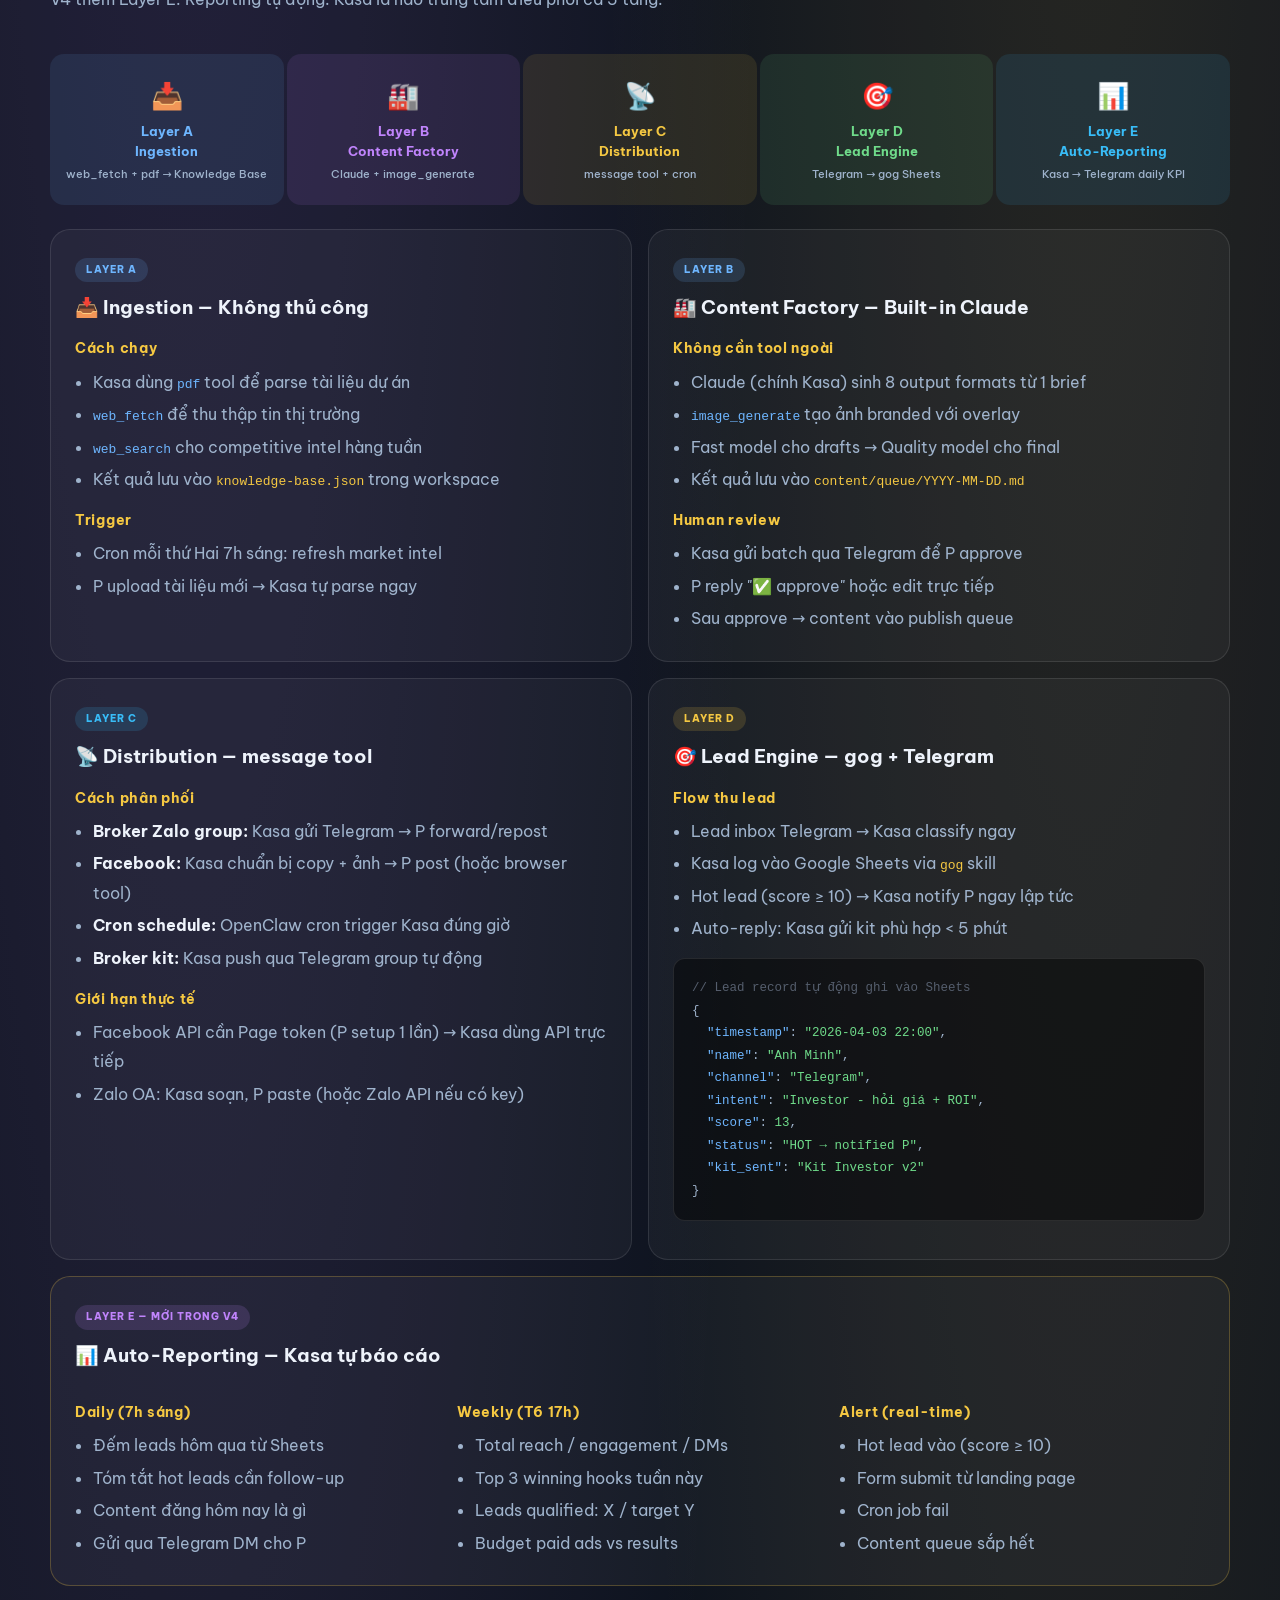
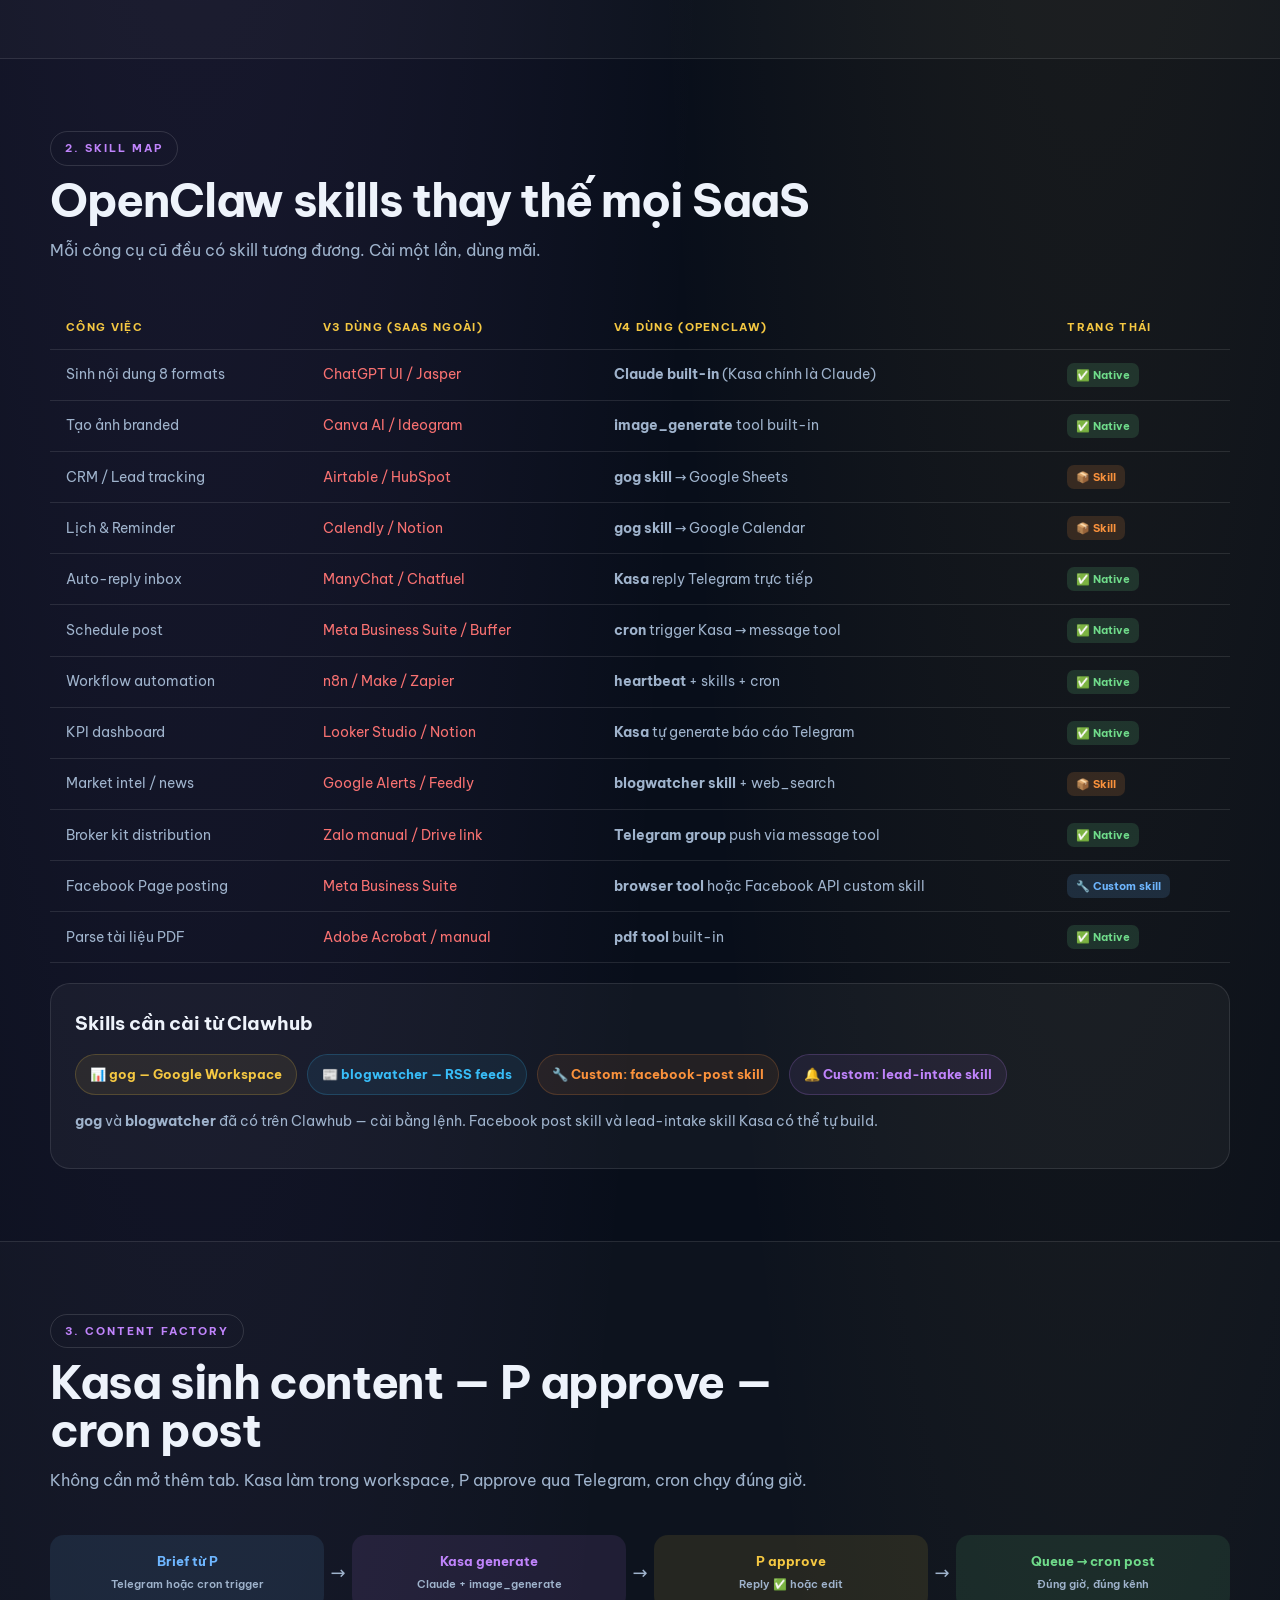
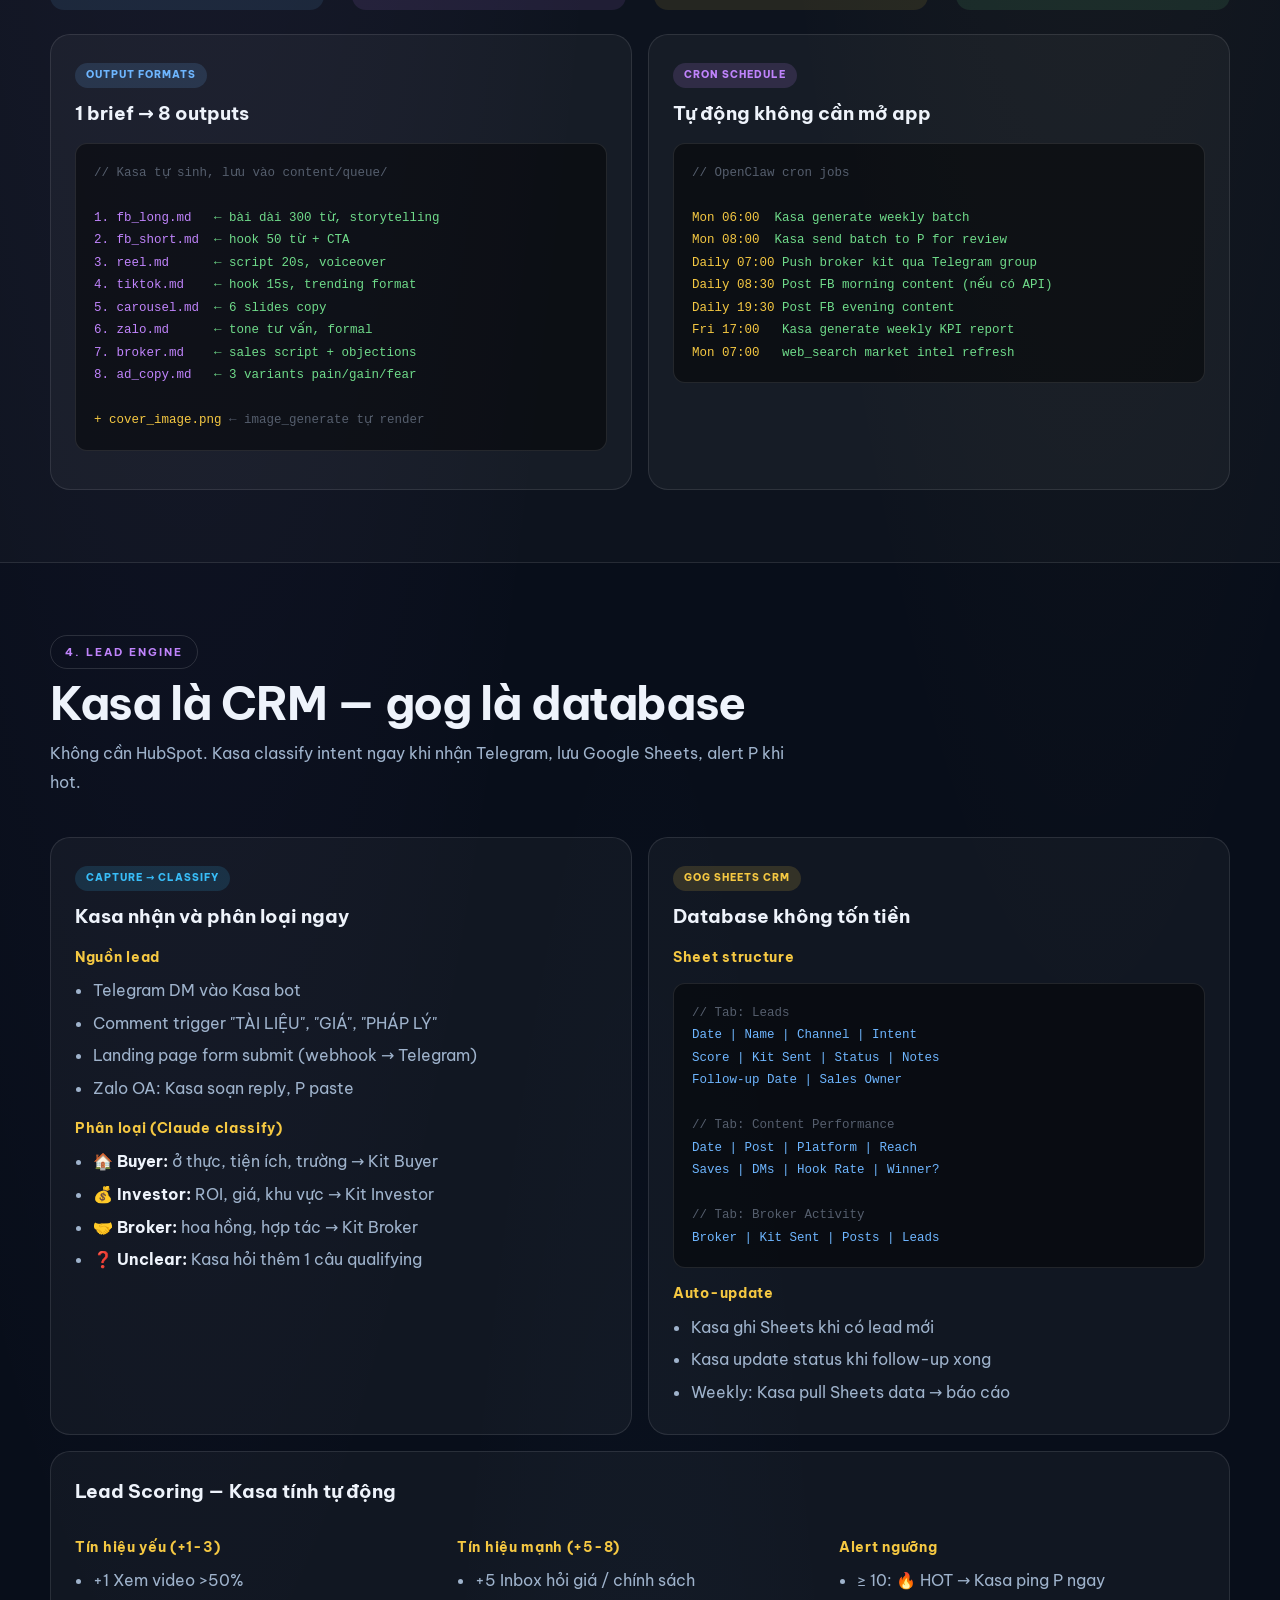
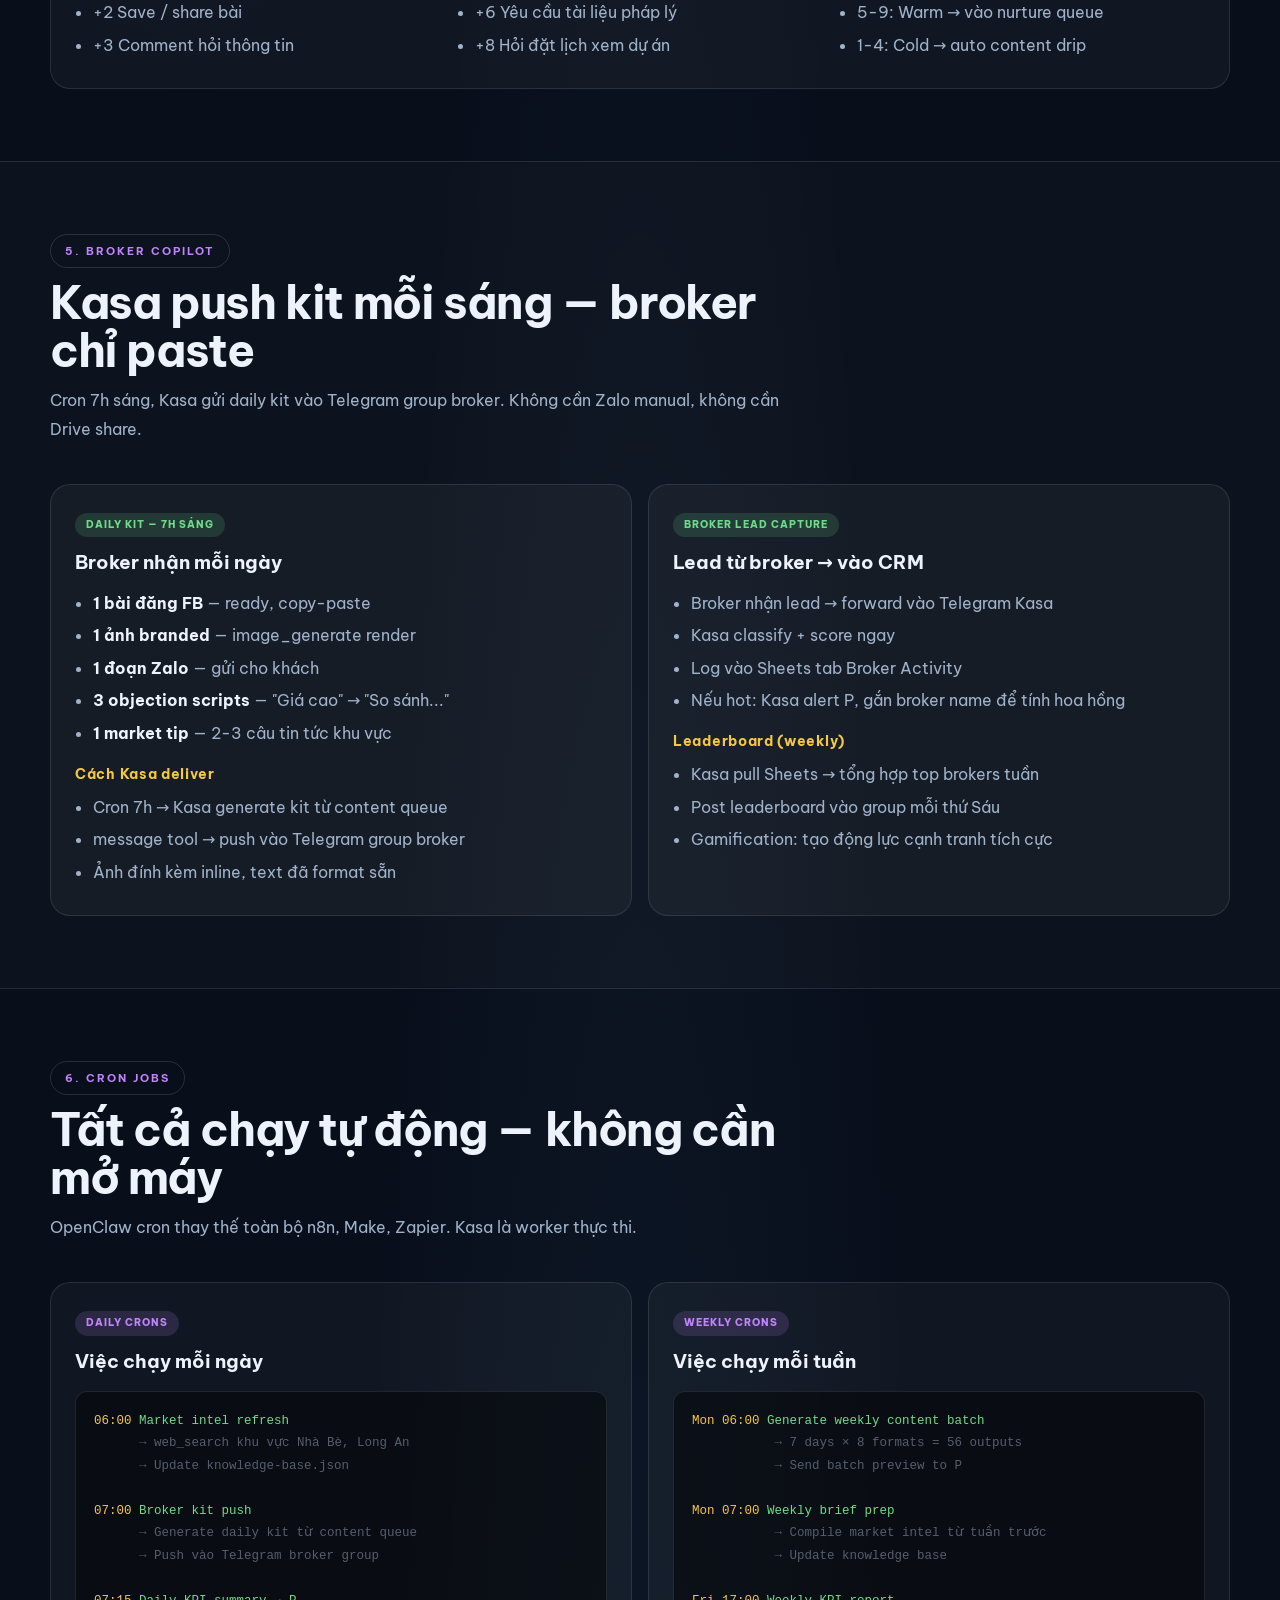
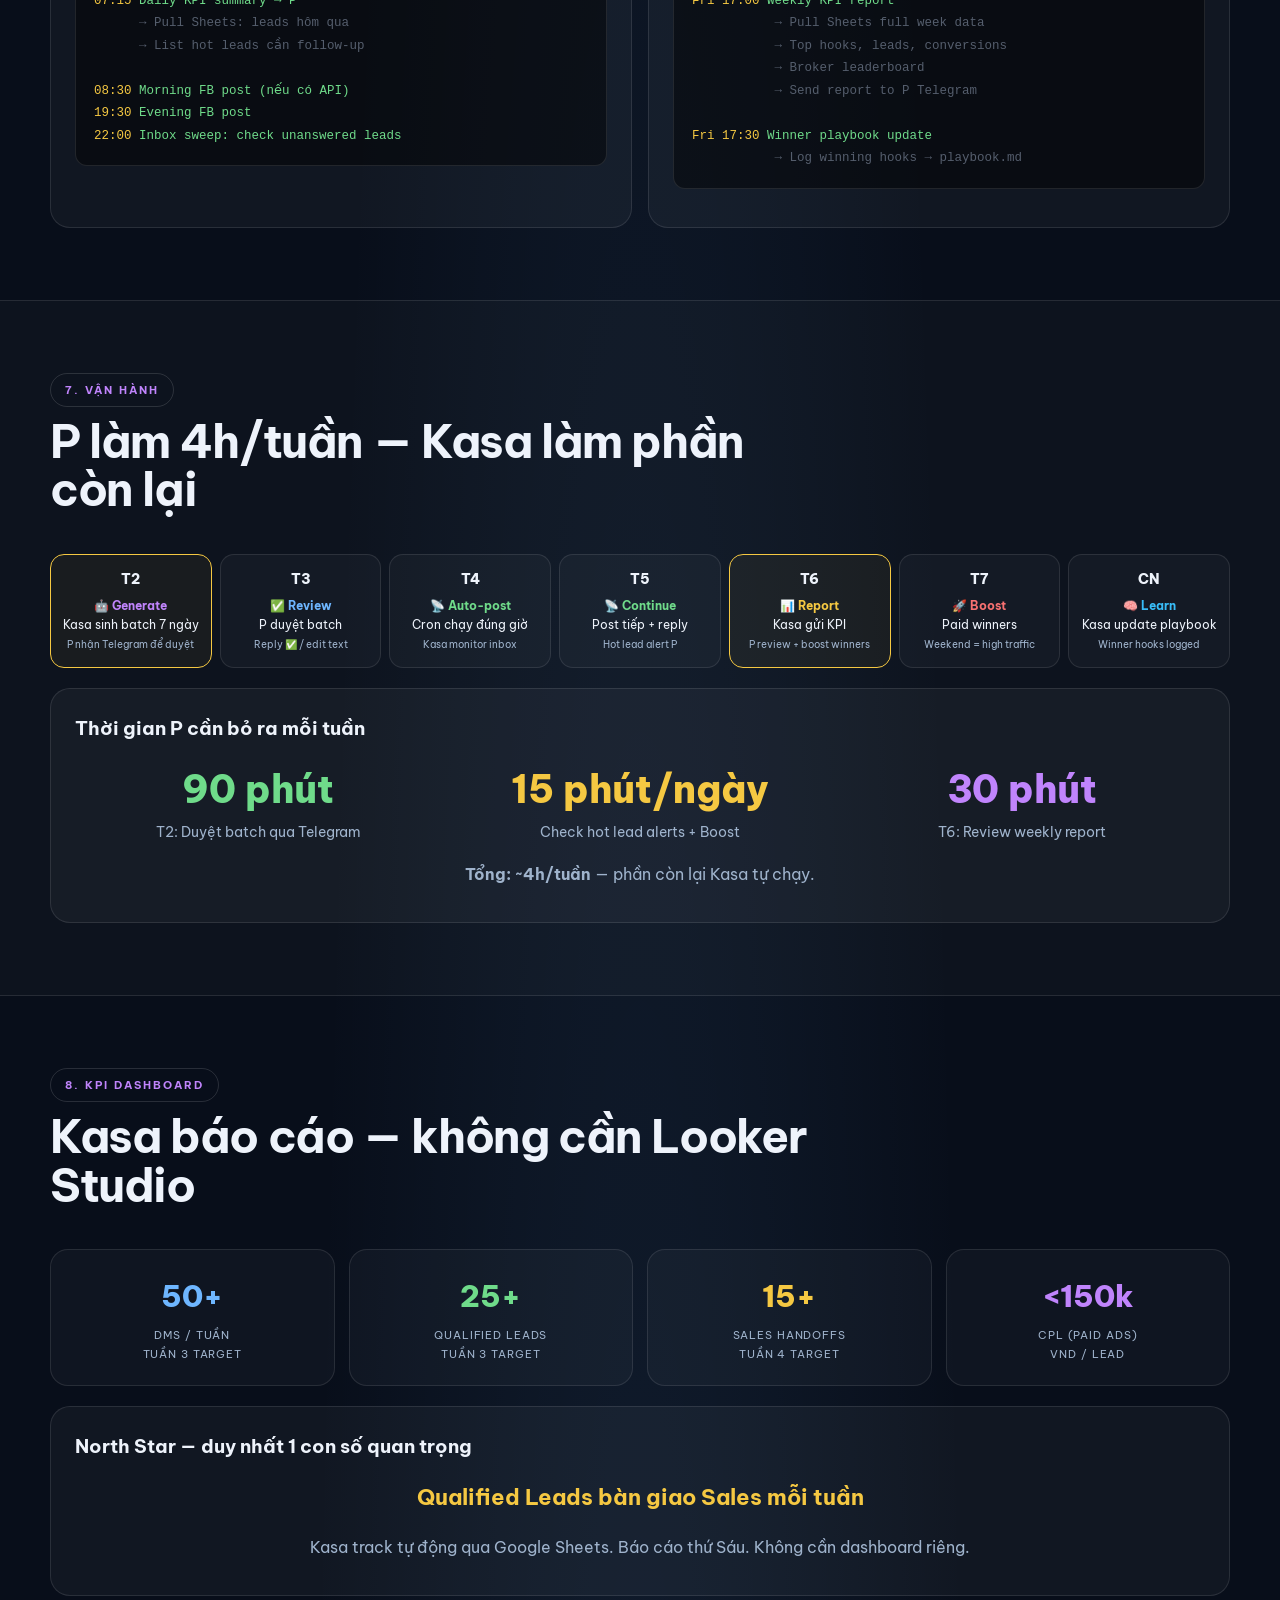
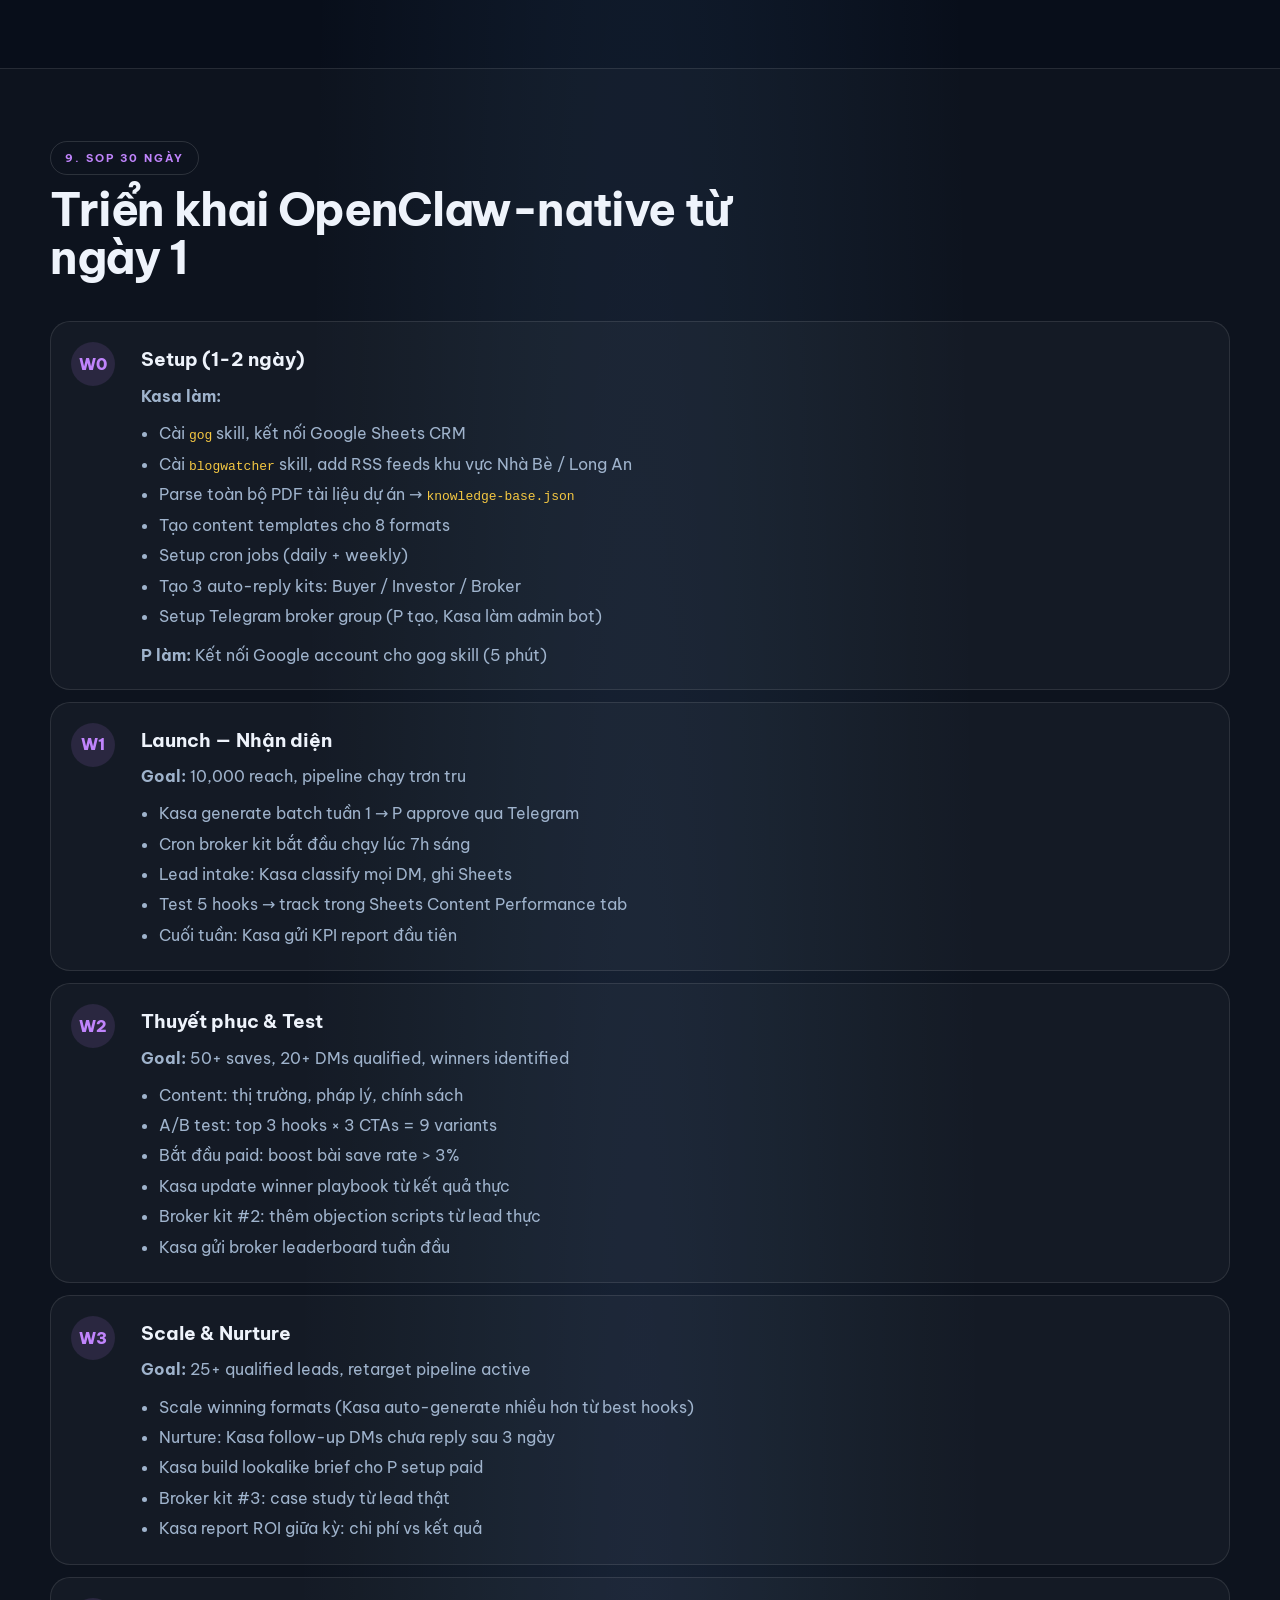
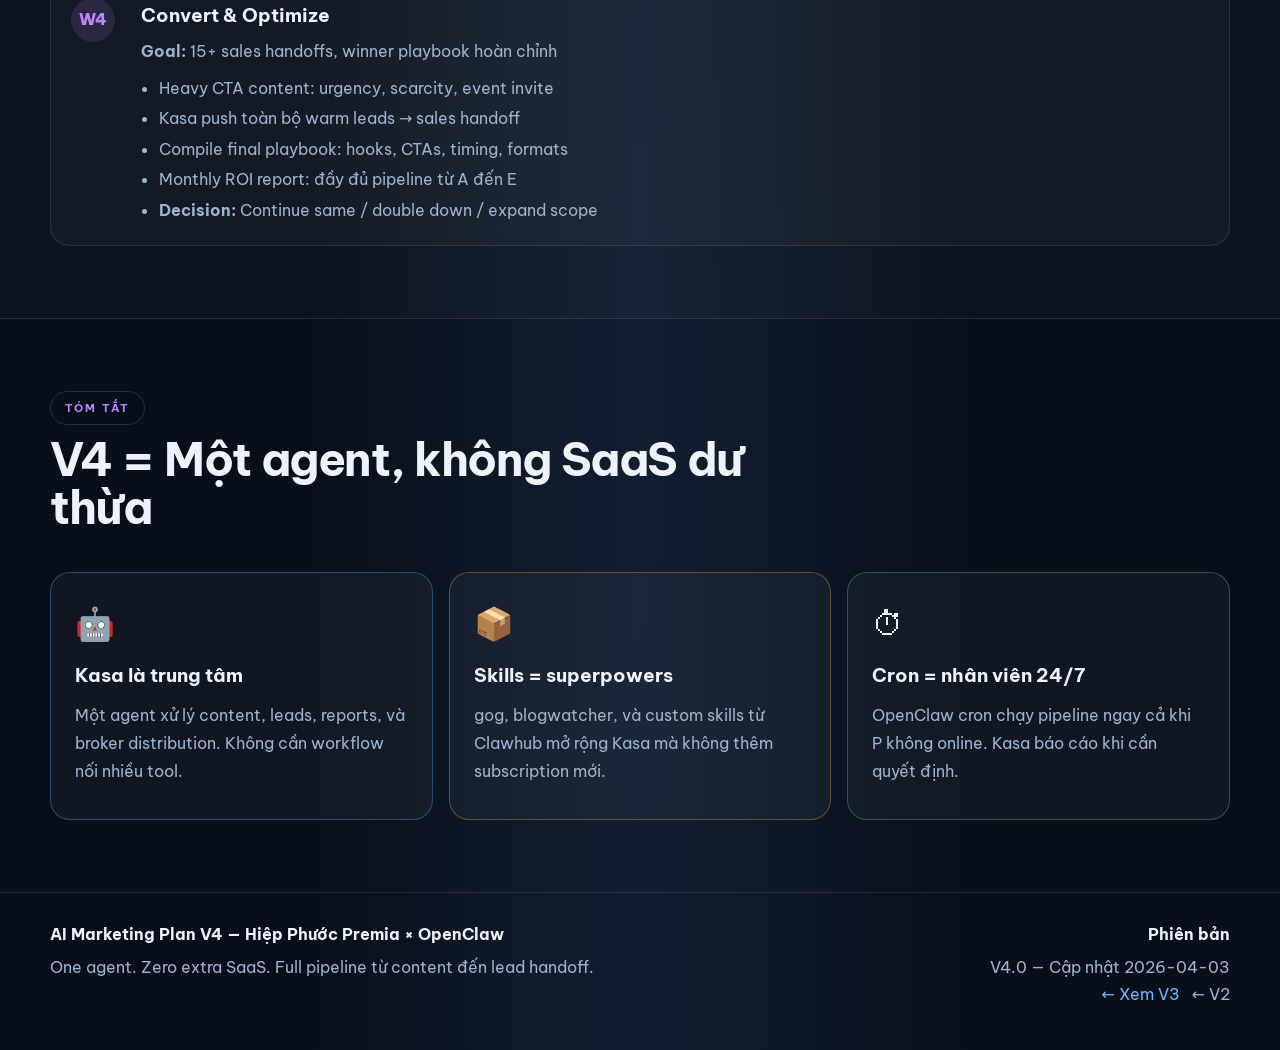
<file: v4.html>
<!doctype html>
<html lang="vi">
<head>
  <meta charset="utf-8" />
  <meta name="viewport" content="width=device-width, initial-scale=1" />
  <title>AI Marketing Plan V4 — Hiệp Phước Premia × OpenClaw</title>
  <meta name="description" content="Kế hoạch V4 — Kasa agent chạy toàn bộ marketing pipeline mà không cần ManyChat, Airtable, hay HubSpot. OpenClaw-native." />
  <link rel="preconnect" href="https://fonts.googleapis.com">
  <link rel="preconnect" href="https://fonts.gstatic.com" crossorigin>
  <link href="https://fonts.googleapis.com/css2?family=Be+Vietnam+Pro:wght@400;500;600;700;800&display=swap" rel="stylesheet">
  <style>
:root {
  --bg: #080e1a;
  --panel: rgba(255,255,255,0.05);
  --panel-strong: rgba(255,255,255,0.09);
  --text: #eef3fb;
  --muted: #9fb3cc;
  --line: rgba(255,255,255,0.10);
  --gold: #f5c842;
  --blue: #6eb6ff;
  --green: #6fdb8a;
  --red: #f87171;
  --purple: #c084fc;
  --cyan: #38bdf8;
  --orange: #fb923c;
  --accent: linear-gradient(135deg, #6eb6ff 0%, #c084fc 50%, #f5c842 100%);
  --radius: 22px;
  --shadow: 0 16px 48px rgba(0,0,0,0.4);
}
* { box-sizing: border-box; margin: 0; padding: 0; }
html { scroll-behavior: smooth; }
body {
  font-family: "Be Vietnam Pro", system-ui, sans-serif;
  background:
    radial-gradient(ellipse at 15% 0%, rgba(192,132,252,0.15), transparent 38%),
    radial-gradient(ellipse at 85% 5%, rgba(245,200,66,0.12), transparent 32%),
    radial-gradient(ellipse at 50% 95%, rgba(110,182,255,0.10), transparent 38%),
    #080e1a;
  color: var(--text);
  line-height: 1.65;
}
a { color: inherit; text-decoration: none; }
.container { width: min(1180px, calc(100% - 32px)); margin: 0 auto; }
.section { padding: 72px 0; }
.section.alt { background: rgba(255,255,255,0.02); border-top: 1px solid var(--line); border-bottom: 1px solid var(--line); }

/* Typography */
.eyebrow {
  display: inline-block; padding: 7px 14px;
  border: 1px solid rgba(255,255,255,0.13); border-radius: 999px;
  color: var(--purple); font-size: 11px; letter-spacing: .18em; text-transform: uppercase; font-weight: 700;
}
.section-head { max-width: 760px; margin-bottom: 40px; }
.section-head h2 { margin: 10px 0 12px; font-size: clamp(26px, 3.8vw, 46px); line-height: 1.05; letter-spacing: -0.03em; }
.section-head p { color: var(--muted); font-size: 16px; line-height: 1.8; }

/* Hero */
.hero { padding: 64px 0 48px; }
.hero h1 { font-size: clamp(34px, 5.5vw, 70px); line-height: 0.95; letter-spacing: -0.04em; margin: 16px 0; }
.hero h1 .g { background: var(--accent); -webkit-background-clip: text; -webkit-text-fill-color: transparent; background-clip: text; }
.lede { color: var(--muted); font-size: 17px; line-height: 1.85; max-width: 740px; }
.hero-grid { display: grid; grid-template-columns: 1.35fr .65fr; gap: 24px; align-items: start; }
.hero-actions { display: flex; gap: 12px; margin-top: 28px; flex-wrap: wrap; }
.btn {
  display: inline-flex; align-items: center; gap: 8px;
  min-height: 48px; padding: 0 22px; border-radius: 999px; font-weight: 700; font-size: 14px;
  border: 1px solid transparent; transition: .2s ease; cursor: pointer;
}
.btn-primary { background: var(--accent); color: #08111f; }
.btn-secondary { border-color: var(--line); background: rgba(255,255,255,0.05); }
.toc { display: flex; flex-wrap: wrap; gap: 8px; margin-top: 20px; }
.toc a { padding: 7px 14px; border: 1px solid var(--line); border-radius: 999px; font-size: 12px; font-weight: 600; transition: .2s; }
.toc a:hover { background: rgba(255,255,255,0.07); }

/* Glass card */
.glass {
  background: linear-gradient(180deg, rgba(255,255,255,0.07), rgba(255,255,255,0.02));
  border: 1px solid var(--line); backdrop-filter: blur(16px);
  border-radius: var(--radius); box-shadow: var(--shadow); padding: 26px;
}

/* Version badge */
.version-badge {
  display: inline-flex; align-items: center; gap: 8px;
  background: rgba(110,182,255,0.12); border: 1px solid rgba(110,182,255,0.3);
  padding: 6px 16px; border-radius: 999px; font-size: 13px; font-weight: 700; color: var(--blue);
}

/* Cards */
.card-grid { display: grid; gap: 16px; }
.card-grid.two   { grid-template-columns: repeat(2, 1fr); }
.card-grid.three { grid-template-columns: repeat(3, 1fr); }
.card-grid.four  { grid-template-columns: repeat(4, 1fr); }
.card {
  background: rgba(255,255,255,0.04); border: 1px solid var(--line);
  border-radius: 20px; padding: 24px;
}
.card h3 { margin: 0 0 10px; font-size: 19px; }
.card h4 { margin: 14px 0 7px; font-size: 14px; color: var(--gold); font-weight: 700; letter-spacing: .05em; }
.card p  { color: var(--muted); line-height: 1.75; margin: 0 0 10px; }
.card ul { padding-left: 18px; color: var(--muted); line-height: 1.85; }
.card li { margin-bottom: 3px; }
.card li strong { color: var(--text); }

/* Tags */
.tag { display: inline-block; font-size: 10px; font-weight: 800; padding: 4px 11px; border-radius: 999px; text-transform: uppercase; letter-spacing: .1em; margin-bottom: 10px; }
.tag-kasa    { background: rgba(110,182,255,0.15);  color: var(--blue);   }
.tag-cron    { background: rgba(192,132,252,0.15);  color: var(--purple); }
.tag-gog     { background: rgba(245,200,66,0.15);   color: var(--gold);   }
.tag-tg      { background: rgba(56,189,248,0.15);   color: var(--cyan);   }
.tag-paid    { background: rgba(248,113,113,0.15);  color: var(--red);    }
.tag-broker  { background: rgba(111,219,138,0.15);  color: var(--green);  }
.tag-skill   { background: rgba(251,146,60,0.15);   color: var(--orange); }

/* Pipeline */
.pipe-row { display: grid; grid-template-columns: repeat(5, 1fr); gap: 3px; margin: 24px 0; }
.pipe-step { padding: 22px 14px; text-align: center; border-radius: 14px; font-weight: 700; font-size: 13px; line-height: 1.5; }
.pipe-step .icon { font-size: 26px; margin-bottom: 7px; display: block; }
.pipe-step .sub  { display: block; font-size: 11px; color: var(--muted); font-weight: 500; margin-top: 5px; }
.p-a { background: rgba(110,182,255,0.10); color: var(--blue);   }
.p-b { background: rgba(192,132,252,0.10); color: var(--purple); }
.p-c { background: rgba(245,200,66,0.10);  color: var(--gold);   }
.p-d { background: rgba(111,219,138,0.10); color: var(--green);  }
.p-e { background: rgba(56,189,248,0.10);  color: var(--cyan);   }

/* Flow row */
.flow-row { display: flex; align-items: center; gap: 0; margin: 24px 0; flex-wrap: wrap; }
.flow-step { flex: 1; min-width: 160px; padding: 16px; border-radius: 14px; font-size: 13px; font-weight: 600; text-align: center; }
.flow-arrow { width: 28px; text-align: center; color: var(--muted); font-size: 18px; flex-shrink: 0; }

/* Compare */
.compare-grid { display: grid; grid-template-columns: 1fr 1fr; gap: 16px; margin-top: 24px; }
.compare-card { padding: 22px; border-radius: 20px; }
.cmp-old { background: rgba(248,113,113,0.07); border: 1px solid rgba(248,113,113,0.2); }
.cmp-new { background: rgba(111,219,138,0.07); border: 1px solid rgba(111,219,138,0.2); }
.compare-card h4 { font-size: 15px; margin-bottom: 12px; }
.compare-card ul { padding-left: 18px; color: var(--muted); line-height: 1.85; }

/* Code block */
.code-block {
  background: rgba(0,0,0,0.45); border: 1px solid var(--line); border-radius: 12px;
  padding: 18px; margin: 14px 0;
  font-family: "SF Mono", "Fira Code", monospace;
  font-size: 12.5px; line-height: 1.8; color: var(--muted); overflow-x: auto; white-space: pre-wrap;
}
.code-block .c { color: #555e6d; }
.code-block .k { color: var(--blue); }
.code-block .v { color: var(--green); }
.code-block .f { color: var(--purple); }
.code-block .h { color: var(--gold); }

/* Skill pill row */
.skill-row { display: flex; gap: 10px; flex-wrap: wrap; margin-top: 14px; }
.skill-pill {
  display: inline-flex; align-items: center; gap: 6px;
  border: 1px solid var(--line); padding: 9px 14px; border-radius: 999px;
  font-size: 13px; font-weight: 700;
}
.sp-blue   { color: var(--blue);   background: rgba(110,182,255,0.08); border-color: rgba(110,182,255,0.2); }
.sp-purple { color: var(--purple); background: rgba(192,132,252,0.08); border-color: rgba(192,132,252,0.2); }
.sp-gold   { color: var(--gold);   background: rgba(245,200,66,0.08);  border-color: rgba(245,200,66,0.2); }
.sp-green  { color: var(--green);  background: rgba(111,219,138,0.08); border-color: rgba(111,219,138,0.2); }
.sp-cyan   { color: var(--cyan);   background: rgba(56,189,248,0.08);  border-color: rgba(56,189,248,0.2); }
.sp-orange { color: var(--orange); background: rgba(251,146,60,0.08);  border-color: rgba(251,146,60,0.2); }

/* Timeline */
.timeline { display: grid; gap: 12px; }
.tl-item {
  display: grid; grid-template-columns: 52px 1fr; gap: 18px; align-items: start;
  padding: 20px; border: 1px solid var(--line); border-radius: 20px; background: rgba(255,255,255,0.03);
}
.tl-num {
  width: 44px; height: 44px; display: grid; place-items: center; border-radius: 50%;
  background: rgba(192,132,252,0.12); color: var(--purple); font-weight: 800; font-size: 16px;
}
.tl-item h3 { margin: 2px 0 7px; font-size: 19px; }
.tl-item p  { color: var(--muted); line-height: 1.7; }

/* Rhythm grid */
.rhythm-grid { display: grid; grid-template-columns: repeat(7, 1fr); gap: 8px; margin-top: 18px; }
.r-day {
  padding: 14px 8px; border-radius: 14px; text-align: center;
  background: rgba(255,255,255,0.03); border: 1px solid var(--line);
  font-size: 12px; line-height: 1.55;
}
.r-day .dn { font-weight: 800; font-size: 14px; margin-bottom: 7px; display: block; }
.r-day.hi  { border-color: var(--gold); background: rgba(245,200,66,0.05); }

/* KPI cards */
.kpi-grid { display: grid; grid-template-columns: repeat(4, 1fr); gap: 14px; }
.kpi-card {
  padding: 22px; border-radius: 18px; text-align: center;
  background: rgba(255,255,255,0.03); border: 1px solid var(--line);
}
.kpi-card .kn { font-size: 30px; font-weight: 800; }
.kpi-card .kl { font-size: 11px; color: var(--muted); margin-top: 5px; text-transform: uppercase; letter-spacing: .08em; }

/* Horizontal table */
.h-table { width: 100%; border-collapse: collapse; margin-top: 16px; }
.h-table th, .h-table td { padding: 13px 16px; text-align: left; border-bottom: 1px solid var(--line); font-size: 14px; }
.h-table th { color: var(--gold); font-size: 11px; text-transform: uppercase; letter-spacing: .12em; }
.h-table td { color: var(--muted); }
.h-table .badge { display: inline-block; padding: 3px 9px; border-radius: 7px; font-size: 11px; font-weight: 700; }
.b-native  { background: rgba(111,219,138,0.15); color: var(--green); }
.b-skill   { background: rgba(251,146,60,0.15);  color: var(--orange); }
.b-custom  { background: rgba(110,182,255,0.15); color: var(--blue); }

/* Footer */
.footer { border-top: 1px solid var(--line); padding: 28px 0 44px; }
.footer-wrap { display: flex; justify-content: space-between; gap: 20px; color: var(--muted); }
.footer-wrap strong { display: block; color: var(--text); margin-bottom: 7px; }

@media (max-width: 960px) {
  .hero-grid, .card-grid.two, .card-grid.three, .card-grid.four,
  .compare-grid, .kpi-grid, .pipe-row { grid-template-columns: 1fr; }
  .rhythm-grid { grid-template-columns: repeat(4, 1fr); }
  .flow-row { flex-direction: column; }
  .flow-arrow { transform: rotate(90deg); }
  .footer-wrap { flex-direction: column; }
}
@media (max-width: 540px) {
  .section { padding: 44px 0; }
  .rhythm-grid { grid-template-columns: repeat(2, 1fr); }
}
  </style>
</head>
<body>

  <!-- HERO -->
  <header class="hero">
    <div class="container hero-grid">
      <div>
        <div class="version-badge">🤖 V4 — OpenClaw-Native</div>
        <h1><span class="g">Kasa chạy<br/>toàn bộ pipeline</span><br/>không cần SaaS ngoài</h1>
        <p class="lede">
          V3 vẫn dùng ManyChat, Airtable, HubSpot, Meta Business Suite.
          V4 loại bỏ tất cả. <strong>Kasa</strong> — agent đang nói chuyện với bạn — 
          là hệ thống marketing hoàn chỉnh: sinh content, gửi Telegram, lưu Google Sheets, 
          lên lịch cron, và tự báo cáo. Không thêm subscription nào.
        </p>
        <div class="hero-actions">
          <a class="btn btn-primary" href="#why">Tại sao V4?</a>
          <a class="btn btn-secondary" href="#pipeline">Pipeline</a>
          <a class="btn btn-secondary" href="#skills">Skill Map</a>
        </div>
        <div class="toc">
          <a href="#why">V3→V4</a>
          <a href="#pipeline">5-Layer</a>
          <a href="#skills">Skills</a>
          <a href="#content">Content</a>
          <a href="#leads">Leads</a>
          <a href="#broker">Broker</a>
          <a href="#cron">Cron</a>
          <a href="#rhythm">Rhythm</a>
          <a href="#kpi">KPI</a>
          <a href="#sop">SOP</a>
        </div>
      </div>
      <div class="glass">
        <h3 style="margin-bottom:14px;">V4 core shifts</h3>
        <ul style="padding-left:18px;color:var(--muted);line-height:1.95;">
          <li><strong>Không ManyChat</strong> → Kasa trả lời Telegram/Zalo</li>
          <li><strong>Không Airtable</strong> → Google Sheets qua <code style="color:var(--gold);">gog</code> skill</li>
          <li><strong>Không HubSpot</strong> → Sheets + Telegram notify</li>
          <li><strong>Không Buffer/Meta Suite</strong> → cron + message tool</li>
          <li><strong>Không n8n / Make</strong> → OpenClaw heartbeat + skills</li>
          <li><strong>Không Canva AI</strong> → <code style="color:var(--gold);">image_generate</code> built-in</li>
        </ul>
        <div class="skill-row" style="margin-top:16px;">
          <span class="skill-pill sp-blue">🤖 Kasa agent</span>
          <span class="skill-pill sp-gold">📊 gog skill</span>
          <span class="skill-pill sp-cyan">📡 Telegram</span>
          <span class="skill-pill sp-purple">⏱ cron</span>
        </div>
      </div>
    </div>
  </header>

  <main>

    <!-- V3 → V4 -->
    <section class="section" id="why">
      <div class="container">
        <div class="section-head">
          <span class="eyebrow">Tại sao nâng cấp</span>
          <h2>V3 plan → V4 system thực sự chạy được</h2>
          <p>V3 đúng về strategy nhưng phụ thuộc 8-10 công cụ ngoài. V4 chạy ngay hôm nay với những gì đã có.</p>
        </div>
        <div class="compare-grid">
          <div class="compare-card cmp-old">
            <h4 style="color:var(--red);">❌ V3 — Cần nhiều SaaS</h4>
            <ul>
              <li>ManyChat cho auto-reply inbox</li>
              <li>Airtable / HubSpot cho CRM</li>
              <li>Meta Business Suite để schedule post</li>
              <li>n8n / Make để nối workflow</li>
              <li>Canva AI để tạo ảnh</li>
              <li>Buffer / Hootsuite cho đa kênh</li>
              <li>Google Data Studio cho dashboard</li>
              <li>→ Chi phí $150-400/tháng + setup phức tạp</li>
            </ul>
          </div>
          <div class="compare-card cmp-new">
            <h4 style="color:var(--green);">✅ V4 — OpenClaw làm hết</h4>
            <ul>
              <li>Kasa trả lời Telegram/Zalo trực tiếp</li>
              <li>CRM = Google Sheets via <code style="color:var(--gold);">gog</code> skill</li>
              <li>Schedule = OpenClaw cron jobs</li>
              <li>Workflow nối = heartbeat + skills</li>
              <li>Ảnh = <code style="color:var(--gold);">image_generate</code> tool built-in</li>
              <li>Phân phối = Telegram groups + message tool</li>
              <li>Reports = Kasa tự generate + gửi Telegram</li>
              <li>→ $0 thêm. Chạy ngay. Kasa control tất cả.</li>
            </ul>
          </div>
        </div>
      </div>
    </section>

    <!-- 5-LAYER PIPELINE -->
    <section class="section alt" id="pipeline">
      <div class="container">
        <div class="section-head">
          <span class="eyebrow">1. Kiến trúc hệ thống</span>
          <h2>5-Layer OpenClaw Pipeline</h2>
          <p>V4 thêm Layer E: Reporting tự động. Kasa là não trung tâm điều phối cả 5 tầng.</p>
        </div>

        <div class="pipe-row">
          <div class="pipe-step p-a">
            <span class="icon">📥</span>
            Layer A<br/>Ingestion
            <span class="sub">web_fetch + pdf → Knowledge Base</span>
          </div>
          <div class="pipe-step p-b">
            <span class="icon">🏭</span>
            Layer B<br/>Content Factory
            <span class="sub">Claude + image_generate</span>
          </div>
          <div class="pipe-step p-c">
            <span class="icon">📡</span>
            Layer C<br/>Distribution
            <span class="sub">message tool + cron</span>
          </div>
          <div class="pipe-step p-d">
            <span class="icon">🎯</span>
            Layer D<br/>Lead Engine
            <span class="sub">Telegram → gog Sheets</span>
          </div>
          <div class="pipe-step p-e">
            <span class="icon">📊</span>
            Layer E<br/>Auto-Reporting
            <span class="sub">Kasa → Telegram daily KPI</span>
          </div>
        </div>

        <div class="card-grid two">
          <div class="card">
            <span class="tag tag-kasa">Layer A</span>
            <h3>📥 Ingestion — Không thủ công</h3>
            <h4>Cách chạy</h4>
            <ul>
              <li>Kasa dùng <code style="color:var(--blue);">pdf</code> tool để parse tài liệu dự án</li>
              <li><code style="color:var(--blue);">web_fetch</code> để thu thập tin thị trường</li>
              <li><code style="color:var(--blue);">web_search</code> cho competitive intel hàng tuần</li>
              <li>Kết quả lưu vào <code style="color:var(--gold);">knowledge-base.json</code> trong workspace</li>
            </ul>
            <h4>Trigger</h4>
            <ul>
              <li>Cron mỗi thứ Hai 7h sáng: refresh market intel</li>
              <li>P upload tài liệu mới → Kasa tự parse ngay</li>
            </ul>
          </div>
          <div class="card">
            <span class="tag tag-kasa">Layer B</span>
            <h3>🏭 Content Factory — Built-in Claude</h3>
            <h4>Không cần tool ngoài</h4>
            <ul>
              <li>Claude (chính Kasa) sinh 8 output formats từ 1 brief</li>
              <li><code style="color:var(--blue);">image_generate</code> tạo ảnh branded với overlay</li>
              <li>Fast model cho drafts → Quality model cho final</li>
              <li>Kết quả lưu vào <code style="color:var(--gold);">content/queue/YYYY-MM-DD.md</code></li>
            </ul>
            <h4>Human review</h4>
            <ul>
              <li>Kasa gửi batch qua Telegram để P approve</li>
              <li>P reply "✅ approve" hoặc edit trực tiếp</li>
              <li>Sau approve → content vào publish queue</li>
            </ul>
          </div>
          <div class="card">
            <span class="tag tag-tg">Layer C</span>
            <h3>📡 Distribution — message tool</h3>
            <h4>Cách phân phối</h4>
            <ul>
              <li><strong>Broker Zalo group:</strong> Kasa gửi Telegram → P forward/repost</li>
              <li><strong>Facebook:</strong> Kasa chuẩn bị copy + ảnh → P post (hoặc browser tool)</li>
              <li><strong>Cron schedule:</strong> OpenClaw cron trigger Kasa đúng giờ</li>
              <li><strong>Broker kit:</strong> Kasa push qua Telegram group tự động</li>
            </ul>
            <h4>Giới hạn thực tế</h4>
            <ul>
              <li>Facebook API cần Page token (P setup 1 lần) → Kasa dùng API trực tiếp</li>
              <li>Zalo OA: Kasa soạn, P paste (hoặc Zalo API nếu có key)</li>
            </ul>
          </div>
          <div class="card">
            <span class="tag tag-gog">Layer D</span>
            <h3>🎯 Lead Engine — gog + Telegram</h3>
            <h4>Flow thu lead</h4>
            <ul>
              <li>Lead inbox Telegram → Kasa classify ngay</li>
              <li>Kasa log vào Google Sheets via <code style="color:var(--gold);">gog</code> skill</li>
              <li>Hot lead (score ≥ 10) → Kasa notify P ngay lập tức</li>
              <li>Auto-reply: Kasa gửi kit phù hợp < 5 phút</li>
            </ul>
            <div class="code-block"><span class="c">// Lead record tự động ghi vào Sheets</span>
{
  <span class="k">"timestamp"</span>: <span class="v">"2026-04-03 22:00"</span>,
  <span class="k">"name"</span>: <span class="v">"Anh Minh"</span>,
  <span class="k">"channel"</span>: <span class="v">"Telegram"</span>,
  <span class="k">"intent"</span>: <span class="v">"Investor - hỏi giá + ROI"</span>,
  <span class="k">"score"</span>: <span class="v">13</span>,
  <span class="k">"status"</span>: <span class="v">"HOT → notified P"</span>,
  <span class="k">"kit_sent"</span>: <span class="v">"Kit Investor v2"</span>
}</div>
          </div>
        </div>

        <!-- Layer E separate -->
        <div class="card" style="margin-top:16px; border-color: rgba(245,200,66,0.25);">
          <span class="tag tag-cron">Layer E — MỚI trong V4</span>
          <h3>📊 Auto-Reporting — Kasa tự báo cáo</h3>
          <div class="card-grid three" style="margin-top:16px;">
            <div>
              <h4>Daily (7h sáng)</h4>
              <ul>
                <li>Đếm leads hôm qua từ Sheets</li>
                <li>Tóm tắt hot leads cần follow-up</li>
                <li>Content đăng hôm nay là gì</li>
                <li>Gửi qua Telegram DM cho P</li>
              </ul>
            </div>
            <div>
              <h4>Weekly (T6 17h)</h4>
              <ul>
                <li>Total reach / engagement / DMs</li>
                <li>Top 3 winning hooks tuần này</li>
                <li>Leads qualified: X / target Y</li>
                <li>Budget paid ads vs results</li>
              </ul>
            </div>
            <div>
              <h4>Alert (real-time)</h4>
              <ul>
                <li>Hot lead vào (score ≥ 10)</li>
                <li>Form submit từ landing page</li>
                <li>Cron job fail</li>
                <li>Content queue sắp hết</li>
              </ul>
            </div>
          </div>
        </div>
      </div>
    </section>

    <!-- SKILL MAP -->
    <section class="section" id="skills">
      <div class="container">
        <div class="section-head">
          <span class="eyebrow">2. Skill Map</span>
          <h2>OpenClaw skills thay thế mọi SaaS</h2>
          <p>Mỗi công cụ cũ đều có skill tương đương. Cài một lần, dùng mãi.</p>
        </div>

        <table class="h-table">
          <thead>
            <tr>
              <th>Công việc</th>
              <th>V3 dùng (SaaS ngoài)</th>
              <th>V4 dùng (OpenClaw)</th>
              <th>Trạng thái</th>
            </tr>
          </thead>
          <tbody>
            <tr>
              <td>Sinh nội dung 8 formats</td>
              <td style="color:var(--red);">ChatGPT UI / Jasper</td>
              <td><strong>Claude built-in</strong> (Kasa chính là Claude)</td>
              <td><span class="badge b-native">✅ Native</span></td>
            </tr>
            <tr>
              <td>Tạo ảnh branded</td>
              <td style="color:var(--red);">Canva AI / Ideogram</td>
              <td><strong>image_generate</strong> tool built-in</td>
              <td><span class="badge b-native">✅ Native</span></td>
            </tr>
            <tr>
              <td>CRM / Lead tracking</td>
              <td style="color:var(--red);">Airtable / HubSpot</td>
              <td><strong>gog skill</strong> → Google Sheets</td>
              <td><span class="badge b-skill">📦 Skill</span></td>
            </tr>
            <tr>
              <td>Lịch & Reminder</td>
              <td style="color:var(--red);">Calendly / Notion</td>
              <td><strong>gog skill</strong> → Google Calendar</td>
              <td><span class="badge b-skill">📦 Skill</span></td>
            </tr>
            <tr>
              <td>Auto-reply inbox</td>
              <td style="color:var(--red);">ManyChat / Chatfuel</td>
              <td><strong>Kasa</strong> reply Telegram trực tiếp</td>
              <td><span class="badge b-native">✅ Native</span></td>
            </tr>
            <tr>
              <td>Schedule post</td>
              <td style="color:var(--red);">Meta Business Suite / Buffer</td>
              <td><strong>cron</strong> trigger Kasa → message tool</td>
              <td><span class="badge b-native">✅ Native</span></td>
            </tr>
            <tr>
              <td>Workflow automation</td>
              <td style="color:var(--red);">n8n / Make / Zapier</td>
              <td><strong>heartbeat</strong> + skills + cron</td>
              <td><span class="badge b-native">✅ Native</span></td>
            </tr>
            <tr>
              <td>KPI dashboard</td>
              <td style="color:var(--red);">Looker Studio / Notion</td>
              <td><strong>Kasa</strong> tự generate báo cáo Telegram</td>
              <td><span class="badge b-native">✅ Native</span></td>
            </tr>
            <tr>
              <td>Market intel / news</td>
              <td style="color:var(--red);">Google Alerts / Feedly</td>
              <td><strong>blogwatcher skill</strong> + web_search</td>
              <td><span class="badge b-skill">📦 Skill</span></td>
            </tr>
            <tr>
              <td>Broker kit distribution</td>
              <td style="color:var(--red);">Zalo manual / Drive link</td>
              <td><strong>Telegram group</strong> push via message tool</td>
              <td><span class="badge b-native">✅ Native</span></td>
            </tr>
            <tr>
              <td>Facebook Page posting</td>
              <td style="color:var(--red);">Meta Business Suite</td>
              <td><strong>browser tool</strong> hoặc Facebook API custom skill</td>
              <td><span class="badge b-custom">🔧 Custom skill</span></td>
            </tr>
            <tr>
              <td>Parse tài liệu PDF</td>
              <td style="color:var(--red);">Adobe Acrobat / manual</td>
              <td><strong>pdf tool</strong> built-in</td>
              <td><span class="badge b-native">✅ Native</span></td>
            </tr>
          </tbody>
        </table>

        <div class="card" style="margin-top:20px;">
          <h3>Skills cần cài từ Clawhub</h3>
          <div class="skill-row">
            <span class="skill-pill sp-gold">📊 gog — Google Workspace</span>
            <span class="skill-pill sp-cyan">📰 blogwatcher — RSS feeds</span>
            <span class="skill-pill sp-orange">🔧 Custom: facebook-post skill</span>
            <span class="skill-pill sp-purple">🔔 Custom: lead-intake skill</span>
          </div>
          <p style="color:var(--muted);margin-top:14px;font-size:14px;">
            <strong>gog</strong> và <strong>blogwatcher</strong> đã có trên Clawhub — cài bằng lệnh. 
            Facebook post skill và lead-intake skill Kasa có thể tự build.
          </p>
        </div>
      </div>
    </section>

    <!-- CONTENT FACTORY -->
    <section class="section alt" id="content">
      <div class="container">
        <div class="section-head">
          <span class="eyebrow">3. Content Factory</span>
          <h2>Kasa sinh content — P approve — cron post</h2>
          <p>Không cần mở thêm tab. Kasa làm trong workspace, P approve qua Telegram, cron chạy đúng giờ.</p>
        </div>

        <div class="flow-row">
          <div class="flow-step p-a" style="border-radius:14px;">
            <strong>Brief từ P</strong><br/>
            <span style="font-size:11px;color:var(--muted);">Telegram hoặc cron trigger</span>
          </div>
          <div class="flow-arrow">→</div>
          <div class="flow-step p-b" style="border-radius:14px;">
            <strong>Kasa generate</strong><br/>
            <span style="font-size:11px;color:var(--muted);">Claude + image_generate</span>
          </div>
          <div class="flow-arrow">→</div>
          <div class="flow-step p-c" style="border-radius:14px;">
            <strong>P approve</strong><br/>
            <span style="font-size:11px;color:var(--muted);">Reply ✅ hoặc edit</span>
          </div>
          <div class="flow-arrow">→</div>
          <div class="flow-step p-d" style="border-radius:14px;">
            <strong>Queue → cron post</strong><br/>
            <span style="font-size:11px;color:var(--muted);">Đúng giờ, đúng kênh</span>
          </div>
        </div>

        <div class="card-grid two">
          <div class="card">
            <span class="tag tag-kasa">Output formats</span>
            <h3>1 brief → 8 outputs</h3>
            <div class="code-block"><span class="c">// Kasa tự sinh, lưu vào content/queue/</span>

<span class="f">1. fb_long.md</span>   <span class="v">← bài dài 300 từ, storytelling</span>
<span class="f">2. fb_short.md</span>  <span class="v">← hook 50 từ + CTA</span>
<span class="f">3. reel.md</span>      <span class="v">← script 20s, voiceover</span>
<span class="f">4. tiktok.md</span>    <span class="v">← hook 15s, trending format</span>
<span class="f">5. carousel.md</span>  <span class="v">← 6 slides copy</span>
<span class="f">6. zalo.md</span>      <span class="v">← tone tư vấn, formal</span>
<span class="f">7. broker.md</span>    <span class="v">← sales script + objections</span>
<span class="f">8. ad_copy.md</span>   <span class="v">← 3 variants pain/gain/fear</span>

<span class="h">+ cover_image.png</span> <span class="c">← image_generate tự render</span></div>
          </div>
          <div class="card">
            <span class="tag tag-cron">Cron schedule</span>
            <h3>Tự động không cần mở app</h3>
            <div class="code-block"><span class="c">// OpenClaw cron jobs</span>

<span class="h">Mon 06:00</span>  <span class="v">Kasa generate weekly batch</span>
<span class="h">Mon 08:00</span>  <span class="v">Kasa send batch to P for review</span>
<span class="h">Daily 07:00</span> <span class="v">Push broker kit qua Telegram group</span>
<span class="h">Daily 08:30</span> <span class="v">Post FB morning content (nếu có API)</span>
<span class="h">Daily 19:30</span> <span class="v">Post FB evening content</span>
<span class="h">Fri 17:00</span>   <span class="v">Kasa generate weekly KPI report</span>
<span class="h">Mon 07:00</span>   <span class="v">web_search market intel refresh</span></div>
          </div>
        </div>
      </div>
    </section>

    <!-- LEAD ENGINE -->
    <section class="section" id="leads">
      <div class="container">
        <div class="section-head">
          <span class="eyebrow">4. Lead Engine</span>
          <h2>Kasa là CRM — gog là database</h2>
          <p>Không cần HubSpot. Kasa classify intent ngay khi nhận Telegram, lưu Google Sheets, alert P khi hot.</p>
        </div>

        <div class="card-grid two">
          <div class="card">
            <span class="tag tag-tg">Capture → Classify</span>
            <h3>Kasa nhận và phân loại ngay</h3>
            <h4>Nguồn lead</h4>
            <ul>
              <li>Telegram DM vào Kasa bot</li>
              <li>Comment trigger "TÀI LIỆU", "GIÁ", "PHÁP LÝ"</li>
              <li>Landing page form submit (webhook → Telegram)</li>
              <li>Zalo OA: Kasa soạn reply, P paste</li>
            </ul>
            <h4>Phân loại (Claude classify)</h4>
            <ul>
              <li><strong>🏠 Buyer:</strong> ở thực, tiện ích, trường → Kit Buyer</li>
              <li><strong>💰 Investor:</strong> ROI, giá, khu vực → Kit Investor</li>
              <li><strong>🤝 Broker:</strong> hoa hồng, hợp tác → Kit Broker</li>
              <li><strong>❓ Unclear:</strong> Kasa hỏi thêm 1 câu qualifying</li>
            </ul>
          </div>
          <div class="card">
            <span class="tag tag-gog">gog Sheets CRM</span>
            <h3>Database không tốn tiền</h3>
            <h4>Sheet structure</h4>
            <div class="code-block"><span class="c">// Tab: Leads</span>
<span class="k">Date | Name | Channel | Intent</span>
<span class="k">Score | Kit Sent | Status | Notes</span>
<span class="k">Follow-up Date | Sales Owner</span>

<span class="c">// Tab: Content Performance  </span>
<span class="k">Date | Post | Platform | Reach</span>
<span class="k">Saves | DMs | Hook Rate | Winner?</span>

<span class="c">// Tab: Broker Activity</span>
<span class="k">Broker | Kit Sent | Posts | Leads</span></div>
            <h4>Auto-update</h4>
            <ul>
              <li>Kasa ghi Sheets khi có lead mới</li>
              <li>Kasa update status khi follow-up xong</li>
              <li>Weekly: Kasa pull Sheets data → báo cáo</li>
            </ul>
          </div>
        </div>

        <div class="card" style="margin-top:16px;">
          <h3>Lead Scoring — Kasa tính tự động</h3>
          <div class="card-grid three" style="margin-top:14px;">
            <div>
              <h4>Tín hiệu yếu (+1-3)</h4>
              <ul>
                <li>+1 Xem video >50%</li>
                <li>+2 Save / share bài</li>
                <li>+3 Comment hỏi thông tin</li>
              </ul>
            </div>
            <div>
              <h4>Tín hiệu mạnh (+5-8)</h4>
              <ul>
                <li>+5 Inbox hỏi giá / chính sách</li>
                <li>+6 Yêu cầu tài liệu pháp lý</li>
                <li>+8 Hỏi đặt lịch xem dự án</li>
              </ul>
            </div>
            <div>
              <h4>Alert ngưỡng</h4>
              <ul>
                <li>≥ 10: 🔥 HOT → Kasa ping P ngay</li>
                <li>5-9: Warm → vào nurture queue</li>
                <li>1-4: Cold → auto content drip</li>
              </ul>
            </div>
          </div>
        </div>
      </div>
    </section>

    <!-- BROKER COPILOT -->
    <section class="section alt" id="broker">
      <div class="container">
        <div class="section-head">
          <span class="eyebrow">5. Broker Copilot</span>
          <h2>Kasa push kit mỗi sáng — broker chỉ paste</h2>
          <p>Cron 7h sáng, Kasa gửi daily kit vào Telegram group broker. Không cần Zalo manual, không cần Drive share.</p>
        </div>

        <div class="card-grid two">
          <div class="card">
            <span class="tag tag-broker">Daily Kit — 7h sáng</span>
            <h3>Broker nhận mỗi ngày</h3>
            <ul>
              <li><strong>1 bài đăng FB</strong> — ready, copy-paste</li>
              <li><strong>1 ảnh branded</strong> — image_generate render</li>
              <li><strong>1 đoạn Zalo</strong> — gửi cho khách</li>
              <li><strong>3 objection scripts</strong> — "Giá cao" → "So sánh..."</li>
              <li><strong>1 market tip</strong> — 2-3 câu tin tức khu vực</li>
            </ul>
            <h4>Cách Kasa deliver</h4>
            <ul>
              <li>Cron 7h → Kasa generate kit từ content queue</li>
              <li>message tool → push vào Telegram group broker</li>
              <li>Ảnh đính kèm inline, text đã format sẵn</li>
            </ul>
          </div>
          <div class="card">
            <span class="tag tag-broker">Broker Lead Capture</span>
            <h3>Lead từ broker → vào CRM</h3>
            <ul>
              <li>Broker nhận lead → forward vào Telegram Kasa</li>
              <li>Kasa classify + score ngay</li>
              <li>Log vào Sheets tab Broker Activity</li>
              <li>Nếu hot: Kasa alert P, gắn broker name để tính hoa hồng</li>
            </ul>
            <h4>Leaderboard (weekly)</h4>
            <ul>
              <li>Kasa pull Sheets → tổng hợp top brokers tuần</li>
              <li>Post leaderboard vào group mỗi thứ Sáu</li>
              <li>Gamification: tạo động lực cạnh tranh tích cực</li>
            </ul>
          </div>
        </div>
      </div>
    </section>

    <!-- CRON SETUP -->
    <section class="section" id="cron">
      <div class="container">
        <div class="section-head">
          <span class="eyebrow">6. Cron Jobs</span>
          <h2>Tất cả chạy tự động — không cần mở máy</h2>
          <p>OpenClaw cron thay thế toàn bộ n8n, Make, Zapier. Kasa là worker thực thi.</p>
        </div>

        <div class="card-grid two">
          <div class="card">
            <span class="tag tag-cron">Daily crons</span>
            <h3>Việc chạy mỗi ngày</h3>
            <div class="code-block"><span class="h">06:00</span> <span class="v">Market intel refresh</span>
      <span class="c">→ web_search khu vực Nhà Bè, Long An</span>
      <span class="c">→ Update knowledge-base.json</span>

<span class="h">07:00</span> <span class="v">Broker kit push</span>
      <span class="c">→ Generate daily kit từ content queue</span>
      <span class="c">→ Push vào Telegram broker group</span>

<span class="h">07:15</span> <span class="v">Daily KPI summary → P</span>
      <span class="c">→ Pull Sheets: leads hôm qua</span>
      <span class="c">→ List hot leads cần follow-up</span>

<span class="h">08:30</span> <span class="v">Morning FB post (nếu có API)</span>
<span class="h">19:30</span> <span class="v">Evening FB post</span>
<span class="h">22:00</span> <span class="v">Inbox sweep: check unanswered leads</span></div>
          </div>
          <div class="card">
            <span class="tag tag-cron">Weekly crons</span>
            <h3>Việc chạy mỗi tuần</h3>
            <div class="code-block"><span class="h">Mon 06:00</span> <span class="v">Generate weekly content batch</span>
           <span class="c">→ 7 days × 8 formats = 56 outputs</span>
           <span class="c">→ Send batch preview to P</span>

<span class="h">Mon 07:00</span> <span class="v">Weekly brief prep</span>
           <span class="c">→ Compile market intel từ tuần trước</span>
           <span class="c">→ Update knowledge base</span>

<span class="h">Fri 17:00</span> <span class="v">Weekly KPI report</span>
           <span class="c">→ Pull Sheets full week data</span>
           <span class="c">→ Top hooks, leads, conversions</span>
           <span class="c">→ Broker leaderboard</span>
           <span class="c">→ Send report to P Telegram</span>

<span class="h">Fri 17:30</span> <span class="v">Winner playbook update</span>
           <span class="c">→ Log winning hooks → playbook.md</span></div>
          </div>
        </div>
      </div>
    </section>

    <!-- WEEKLY RHYTHM -->
    <section class="section alt" id="rhythm">
      <div class="container">
        <div class="section-head">
          <span class="eyebrow">7. Vận hành</span>
          <h2>P làm 4h/tuần — Kasa làm phần còn lại</h2>
        </div>

        <div class="rhythm-grid">
          <div class="r-day hi">
            <span class="dn">T2</span>
            <strong style="color:var(--purple);">🤖 Generate</strong><br/>
            Kasa sinh batch 7 ngày<br/>
            <span style="font-size:10px;color:var(--muted);">P nhận Telegram để duyệt</span>
          </div>
          <div class="r-day">
            <span class="dn">T3</span>
            <strong style="color:var(--blue);">✅ Review</strong><br/>
            P duyệt batch<br/>
            <span style="font-size:10px;color:var(--muted);">Reply ✅ / edit text</span>
          </div>
          <div class="r-day">
            <span class="dn">T4</span>
            <strong style="color:var(--green);">📡 Auto-post</strong><br/>
            Cron chạy đúng giờ<br/>
            <span style="font-size:10px;color:var(--muted);">Kasa monitor inbox</span>
          </div>
          <div class="r-day">
            <span class="dn">T5</span>
            <strong style="color:var(--green);">📡 Continue</strong><br/>
            Post tiếp + reply<br/>
            <span style="font-size:10px;color:var(--muted);">Hot lead alert P</span>
          </div>
          <div class="r-day hi">
            <span class="dn">T6</span>
            <strong style="color:var(--gold);">📊 Report</strong><br/>
            Kasa gửi KPI<br/>
            <span style="font-size:10px;color:var(--muted);">P review + boost winners</span>
          </div>
          <div class="r-day">
            <span class="dn">T7</span>
            <strong style="color:var(--red);">🚀 Boost</strong><br/>
            Paid winners<br/>
            <span style="font-size:10px;color:var(--muted);">Weekend = high traffic</span>
          </div>
          <div class="r-day">
            <span class="dn">CN</span>
            <strong style="color:var(--cyan);">🧠 Learn</strong><br/>
            Kasa update playbook<br/>
            <span style="font-size:10px;color:var(--muted);">Winner hooks logged</span>
          </div>
        </div>

        <div class="card" style="margin-top:20px;">
          <h3>Thời gian P cần bỏ ra mỗi tuần</h3>
          <div class="card-grid three" style="margin-top:14px;">
            <div style="text-align:center;">
              <div style="font-size:38px;font-weight:800;color:var(--green);">90 phút</div>
              <div style="color:var(--muted);font-size:14px;">T2: Duyệt batch qua Telegram</div>
            </div>
            <div style="text-align:center;">
              <div style="font-size:38px;font-weight:800;color:var(--gold);">15 phút/ngày</div>
              <div style="color:var(--muted);font-size:14px;">Check hot lead alerts + Boost</div>
            </div>
            <div style="text-align:center;">
              <div style="font-size:38px;font-weight:800;color:var(--purple);">30 phút</div>
              <div style="color:var(--muted);font-size:14px;">T6: Review weekly report</div>
            </div>
          </div>
          <p style="margin-top:16px;text-align:center;">
            <strong>Tổng: ~4h/tuần</strong> — phần còn lại Kasa tự chạy.
          </p>
        </div>
      </div>
    </section>

    <!-- KPI -->
    <section class="section" id="kpi">
      <div class="container">
        <div class="section-head">
          <span class="eyebrow">8. KPI Dashboard</span>
          <h2>Kasa báo cáo — không cần Looker Studio</h2>
        </div>

        <div class="kpi-grid">
          <div class="kpi-card">
            <div class="kn" style="color:var(--blue);">50+</div>
            <div class="kl">DMs / tuần<br/>Tuần 3 target</div>
          </div>
          <div class="kpi-card">
            <div class="kn" style="color:var(--green);">25+</div>
            <div class="kl">Qualified leads<br/>Tuần 3 target</div>
          </div>
          <div class="kpi-card">
            <div class="kn" style="color:var(--gold);">15+</div>
            <div class="kl">Sales handoffs<br/>Tuần 4 target</div>
          </div>
          <div class="kpi-card">
            <div class="kn" style="color:var(--purple);">&lt;150k</div>
            <div class="kl">CPL (paid ads)<br/>VND / lead</div>
          </div>
        </div>

        <div class="card" style="margin-top:20px;">
          <h3>North Star — duy nhất 1 con số quan trọng</h3>
          <p style="font-size:22px;color:var(--gold);font-weight:700;text-align:center;margin:16px 0;">
            Qualified Leads bàn giao Sales mỗi tuần
          </p>
          <p style="text-align:center;color:var(--muted);">
            Kasa track tự động qua Google Sheets. Báo cáo thứ Sáu. Không cần dashboard riêng.
          </p>
        </div>
      </div>
    </section>

    <!-- SOP 30 NGÀY -->
    <section class="section alt" id="sop">
      <div class="container">
        <div class="section-head">
          <span class="eyebrow">9. SOP 30 ngày</span>
          <h2>Triển khai OpenClaw-native từ ngày 1</h2>
        </div>

        <div class="timeline">
          <div class="tl-item">
            <div class="tl-num">W0</div>
            <div>
              <h3>Setup (1-2 ngày)</h3>
              <p><strong>Kasa làm:</strong></p>
              <ul style="margin-top:8px;padding-left:18px;color:var(--muted);line-height:1.9;">
                <li>Cài <code style="color:var(--gold);">gog</code> skill, kết nối Google Sheets CRM</li>
                <li>Cài <code style="color:var(--gold);">blogwatcher</code> skill, add RSS feeds khu vực Nhà Bè / Long An</li>
                <li>Parse toàn bộ PDF tài liệu dự án → <code style="color:var(--gold);">knowledge-base.json</code></li>
                <li>Tạo content templates cho 8 formats</li>
                <li>Setup cron jobs (daily + weekly)</li>
                <li>Tạo 3 auto-reply kits: Buyer / Investor / Broker</li>
                <li>Setup Telegram broker group (P tạo, Kasa làm admin bot)</li>
              </ul>
              <p style="margin-top:10px;"><strong>P làm:</strong> Kết nối Google account cho gog skill (5 phút)</p>
            </div>
          </div>

          <div class="tl-item">
            <div class="tl-num">W1</div>
            <div>
              <h3>Launch — Nhận diện</h3>
              <p><strong>Goal:</strong> 10,000 reach, pipeline chạy trơn tru</p>
              <ul style="margin-top:8px;padding-left:18px;color:var(--muted);line-height:1.9;">
                <li>Kasa generate batch tuần 1 → P approve qua Telegram</li>
                <li>Cron broker kit bắt đầu chạy lúc 7h sáng</li>
                <li>Lead intake: Kasa classify mọi DM, ghi Sheets</li>
                <li>Test 5 hooks → track trong Sheets Content Performance tab</li>
                <li>Cuối tuần: Kasa gửi KPI report đầu tiên</li>
              </ul>
            </div>
          </div>

          <div class="tl-item">
            <div class="tl-num">W2</div>
            <div>
              <h3>Thuyết phục & Test</h3>
              <p><strong>Goal:</strong> 50+ saves, 20+ DMs qualified, winners identified</p>
              <ul style="margin-top:8px;padding-left:18px;color:var(--muted);line-height:1.9;">
                <li>Content: thị trường, pháp lý, chính sách</li>
                <li>A/B test: top 3 hooks × 3 CTAs = 9 variants</li>
                <li>Bắt đầu paid: boost bài save rate > 3%</li>
                <li>Kasa update winner playbook từ kết quả thực</li>
                <li>Broker kit #2: thêm objection scripts từ lead thực</li>
                <li>Kasa gửi broker leaderboard tuần đầu</li>
              </ul>
            </div>
          </div>

          <div class="tl-item">
            <div class="tl-num">W3</div>
            <div>
              <h3>Scale & Nurture</h3>
              <p><strong>Goal:</strong> 25+ qualified leads, retarget pipeline active</p>
              <ul style="margin-top:8px;padding-left:18px;color:var(--muted);line-height:1.9;">
                <li>Scale winning formats (Kasa auto-generate nhiều hơn từ best hooks)</li>
                <li>Nurture: Kasa follow-up DMs chưa reply sau 3 ngày</li>
                <li>Kasa build lookalike brief cho P setup paid</li>
                <li>Broker kit #3: case study từ lead thật</li>
                <li>Kasa report ROI giữa kỳ: chi phí vs kết quả</li>
              </ul>
            </div>
          </div>

          <div class="tl-item">
            <div class="tl-num">W4</div>
            <div>
              <h3>Convert & Optimize</h3>
              <p><strong>Goal:</strong> 15+ sales handoffs, winner playbook hoàn chỉnh</p>
              <ul style="margin-top:8px;padding-left:18px;color:var(--muted);line-height:1.9;">
                <li>Heavy CTA content: urgency, scarcity, event invite</li>
                <li>Kasa push toàn bộ warm leads → sales handoff</li>
                <li>Compile final playbook: hooks, CTAs, timing, formats</li>
                <li>Monthly ROI report: đầy đủ pipeline từ A đến E</li>
                <li><strong>Decision:</strong> Continue same / double down / expand scope</li>
              </ul>
            </div>
          </div>
        </div>
      </div>
    </section>

    <!-- SUMMARY -->
    <section class="section" id="summary">
      <div class="container">
        <div class="section-head">
          <span class="eyebrow">Tóm tắt</span>
          <h2>V4 = Một agent, không SaaS dư thừa</h2>
        </div>
        <div class="card-grid three">
          <div class="card" style="border-color:rgba(110,182,255,0.3);">
            <span style="font-size:32px;">🤖</span>
            <h3 style="margin-top:10px;">Kasa là trung tâm</h3>
            <p>Một agent xử lý content, leads, reports, và broker distribution. Không cần workflow nối nhiều tool.</p>
          </div>
          <div class="card" style="border-color:rgba(245,200,66,0.3);">
            <span style="font-size:32px;">📦</span>
            <h3 style="margin-top:10px;">Skills = superpowers</h3>
            <p>gog, blogwatcher, và custom skills từ Clawhub mở rộng Kasa mà không thêm subscription mới.</p>
          </div>
          <div class="card" style="border-color:rgba(111,219,138,0.3);">
            <span style="font-size:32px;">⏱</span>
            <h3 style="margin-top:10px;">Cron = nhân viên 24/7</h3>
            <p>OpenClaw cron chạy pipeline ngay cả khi P không online. Kasa báo cáo khi cần quyết định.</p>
          </div>
        </div>
      </div>
    </section>

  </main>

  <footer class="footer">
    <div class="container footer-wrap">
      <div>
        <strong>AI Marketing Plan V4 — Hiệp Phước Premia × OpenClaw</strong>
        <p>One agent. Zero extra SaaS. Full pipeline từ content đến lead handoff.</p>
      </div>
      <div style="text-align:right;">
        <strong>Phiên bản</strong>
        <p>V4.0 — Cập nhật 2026-04-03<br/>
        <a href="v3.html" style="color:var(--blue);">← Xem V3</a> &nbsp;
        <a href="index.html" style="color:var(--muted);">← V2</a></p>
      </div>
    </div>
  </footer>

</body>
</html>
</file>
